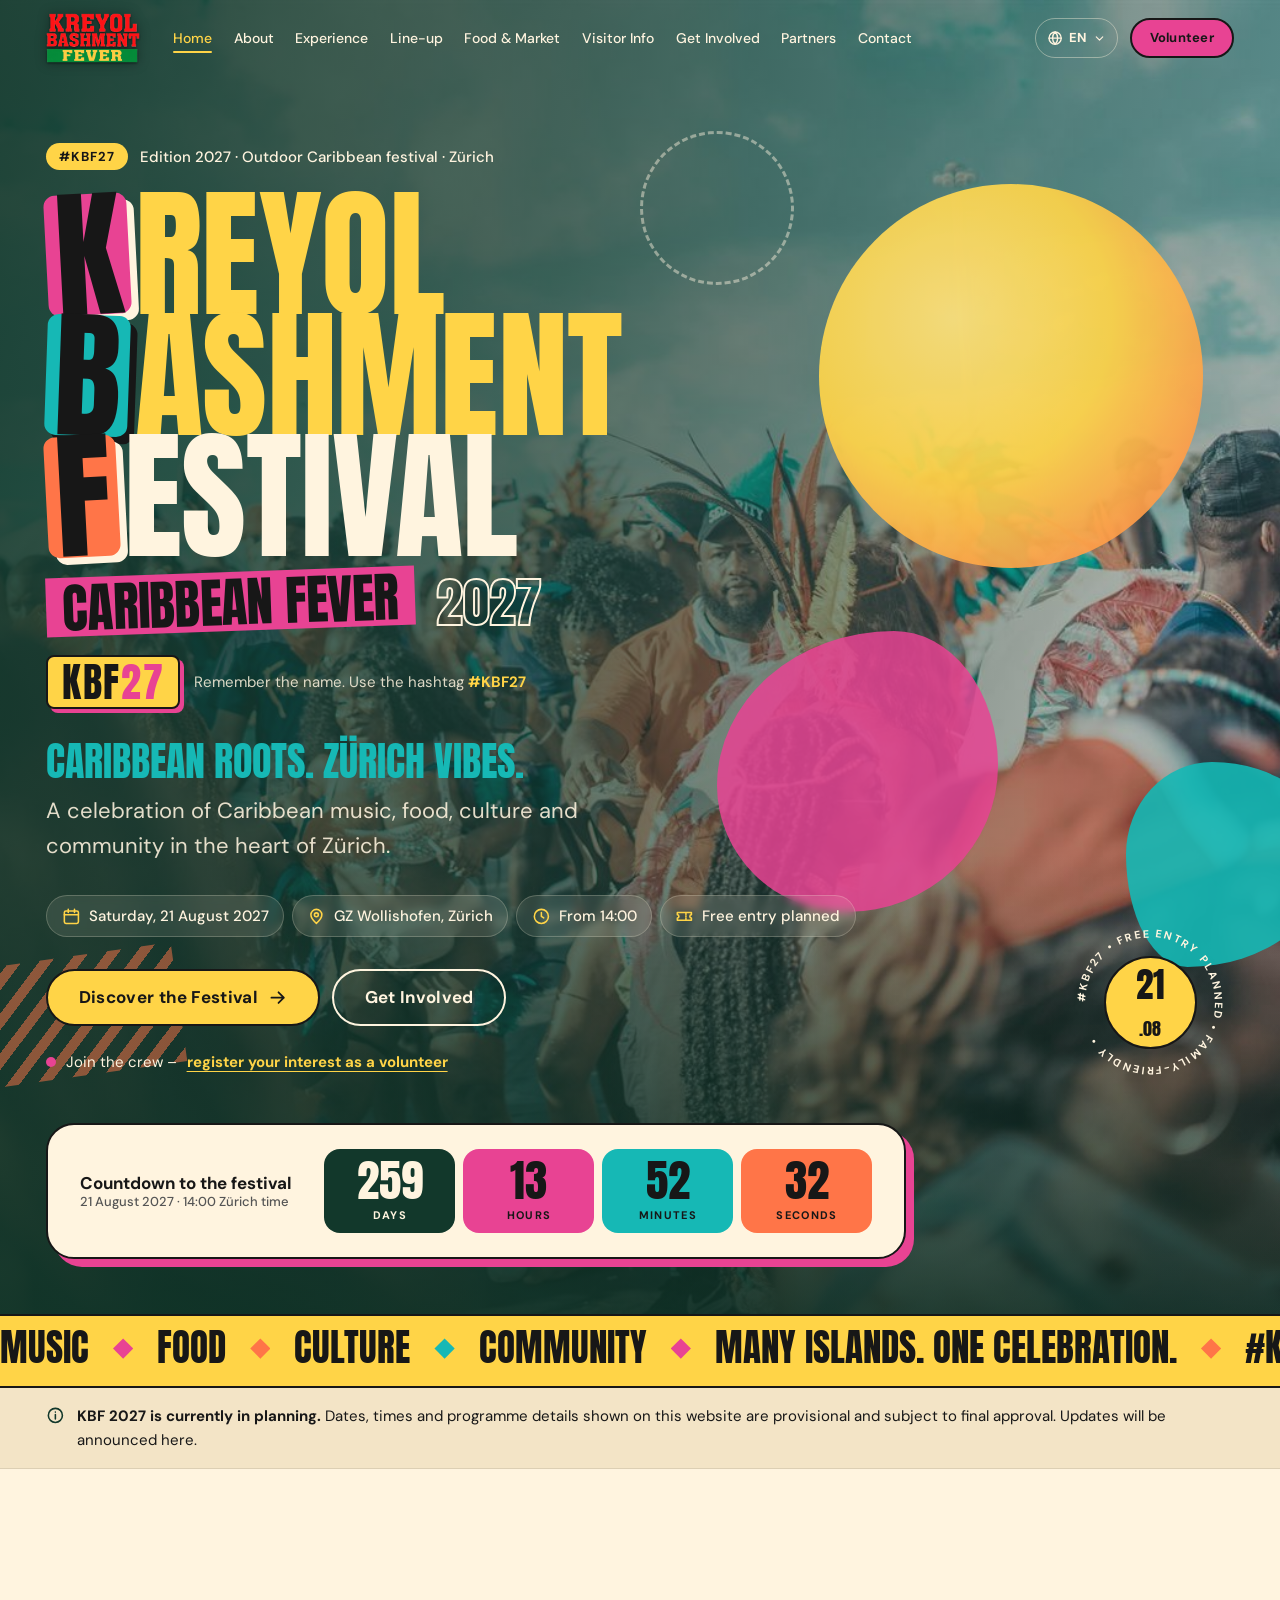
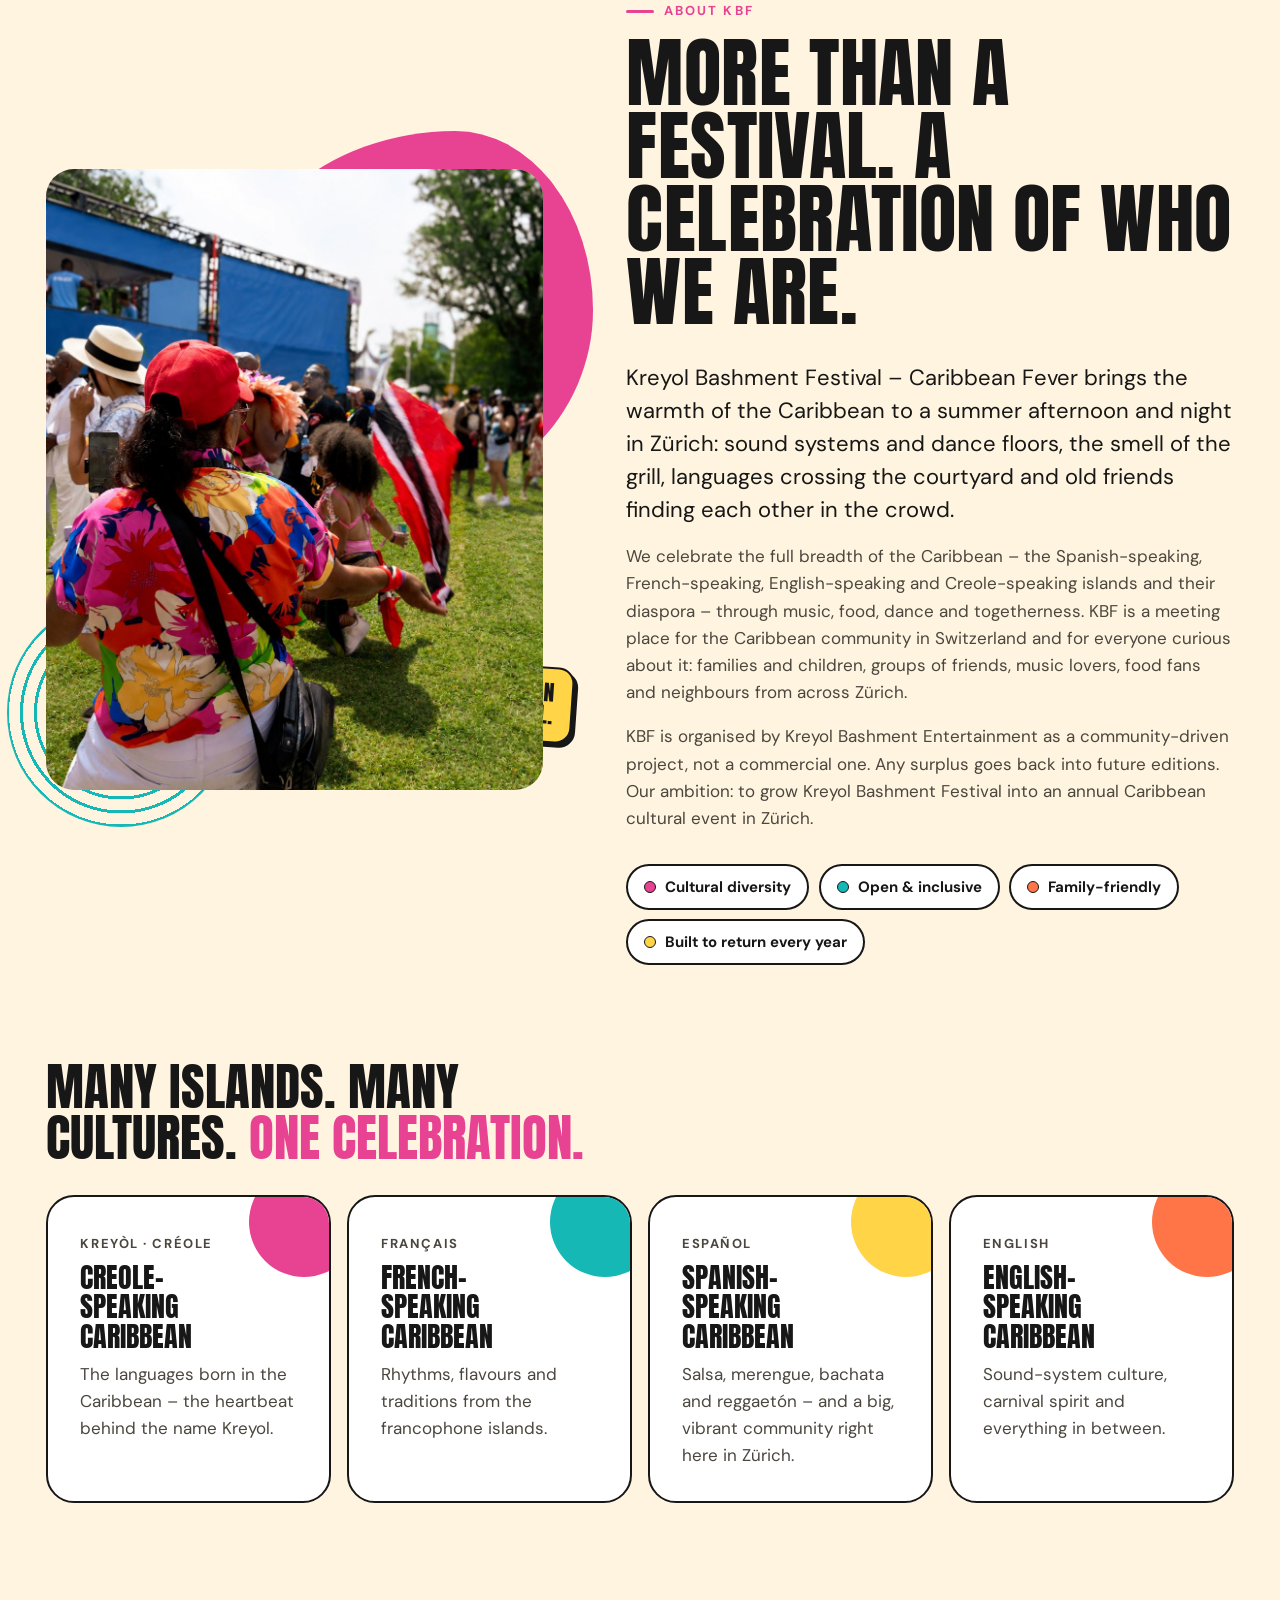
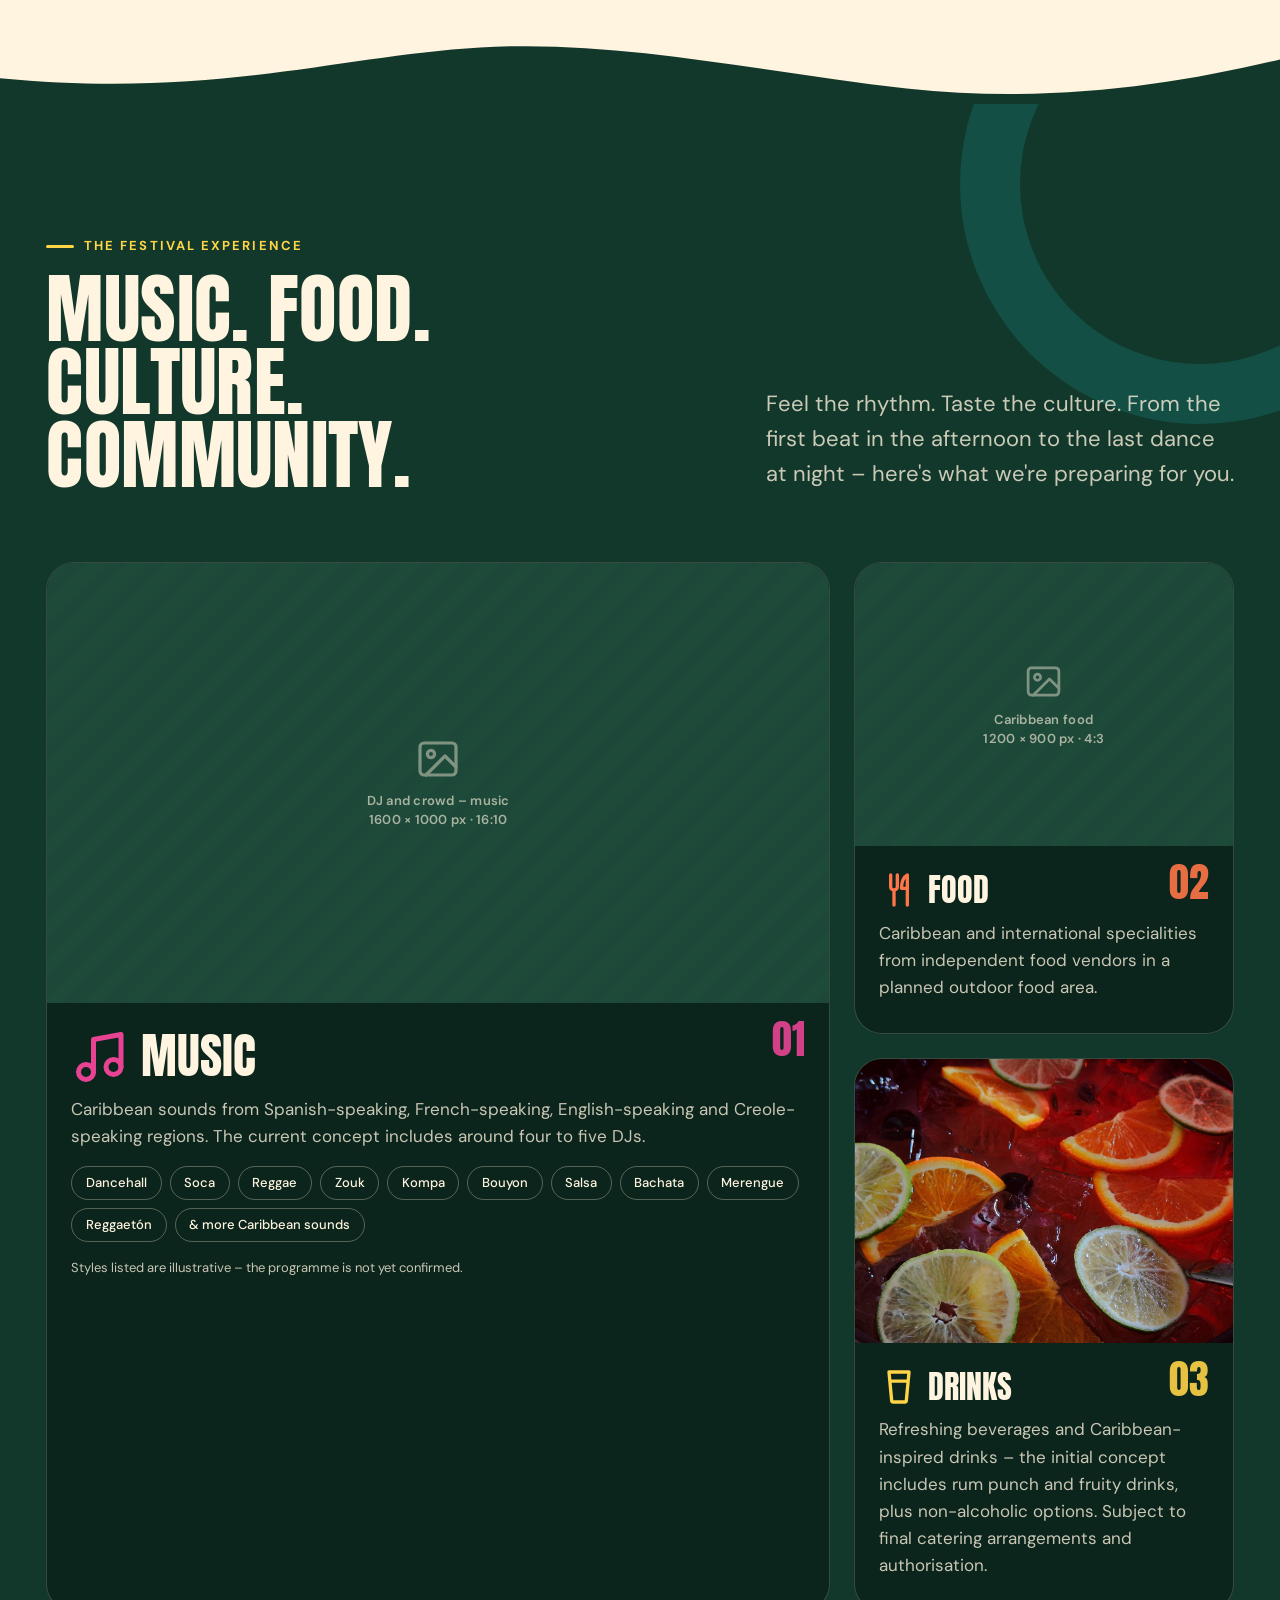
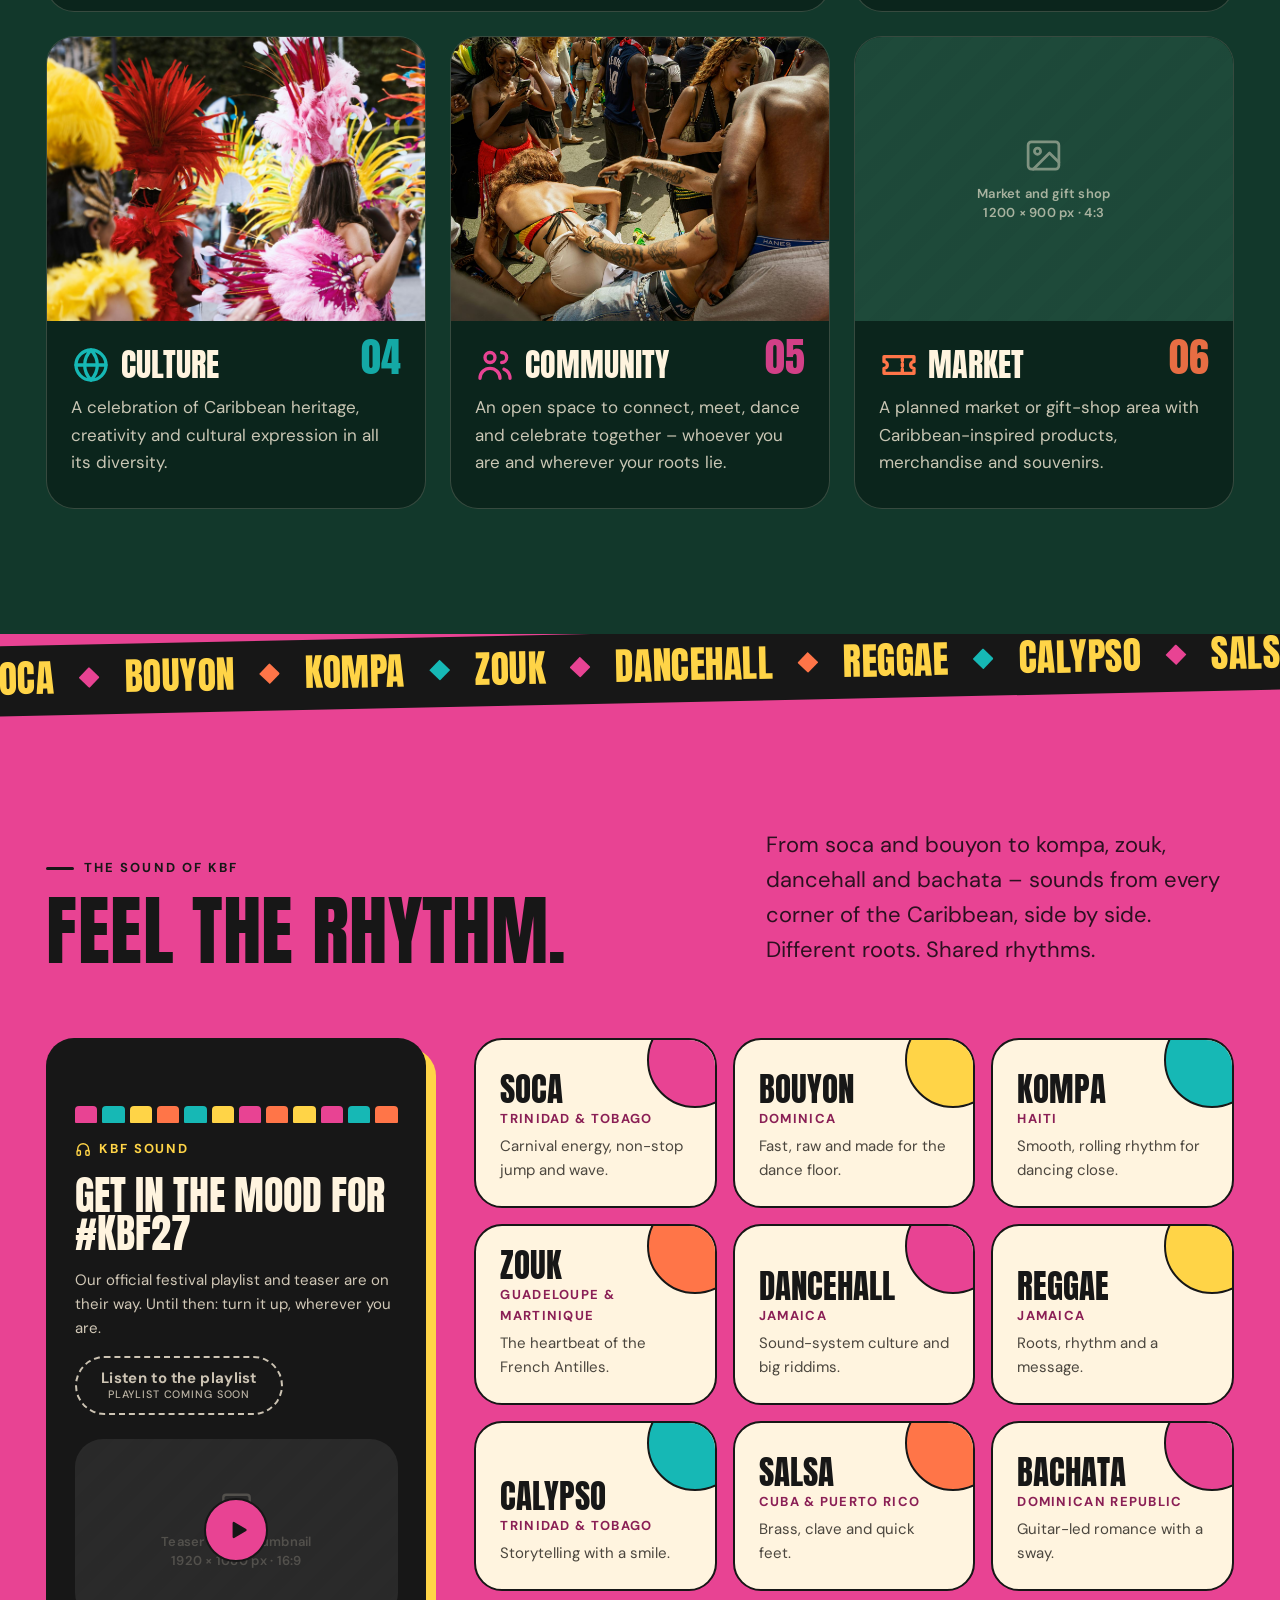
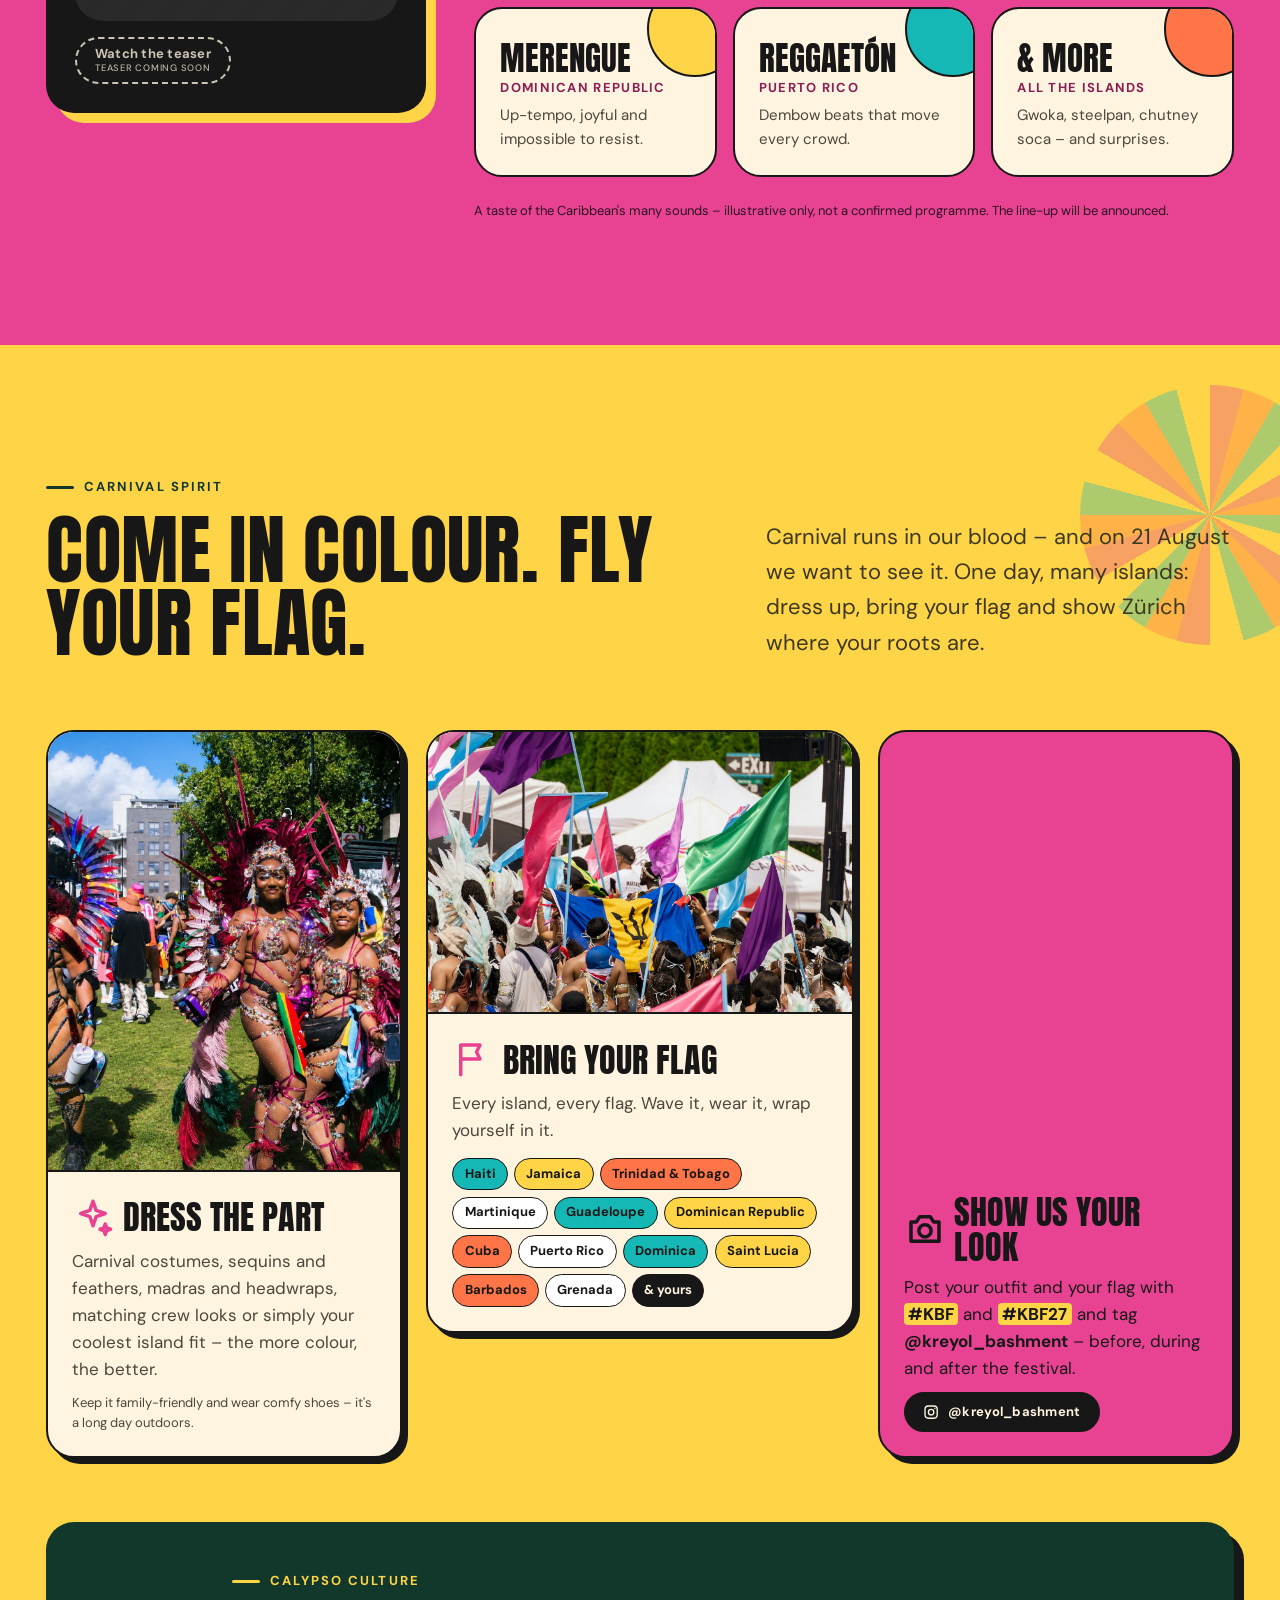
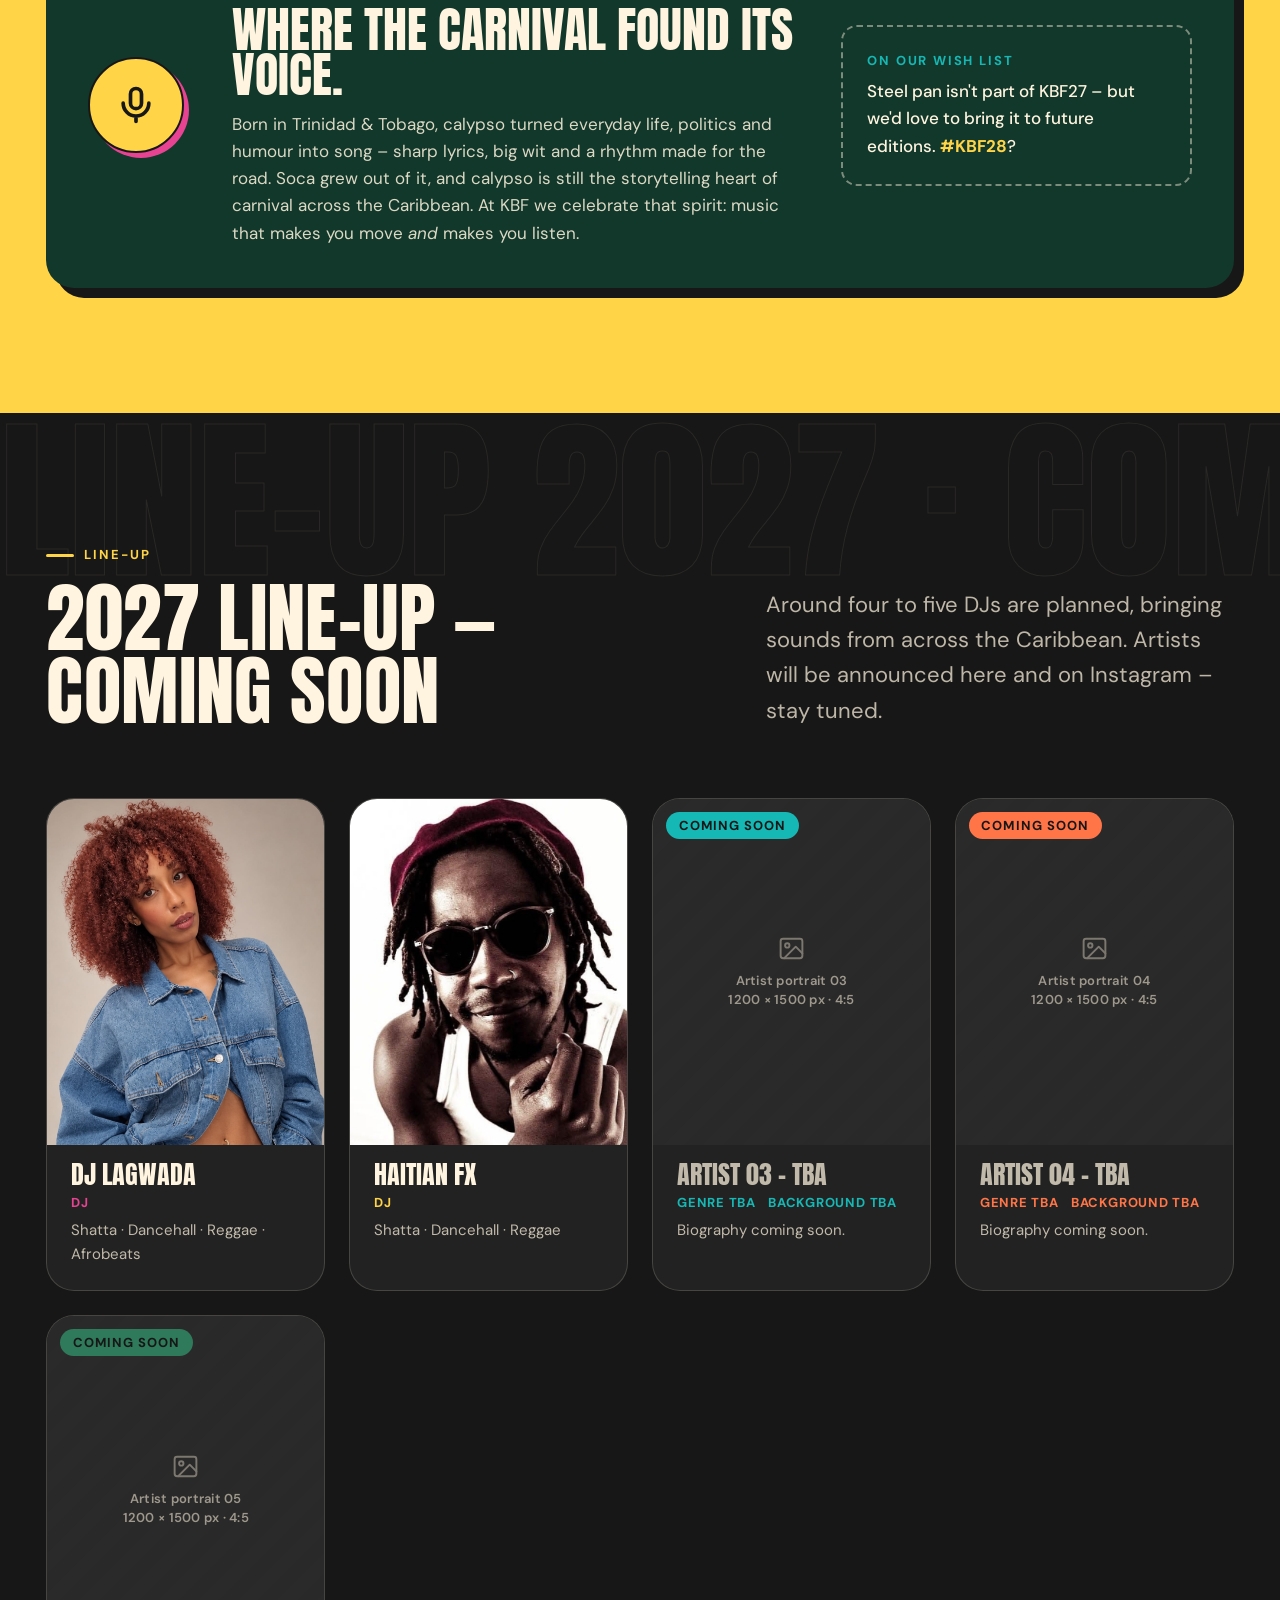
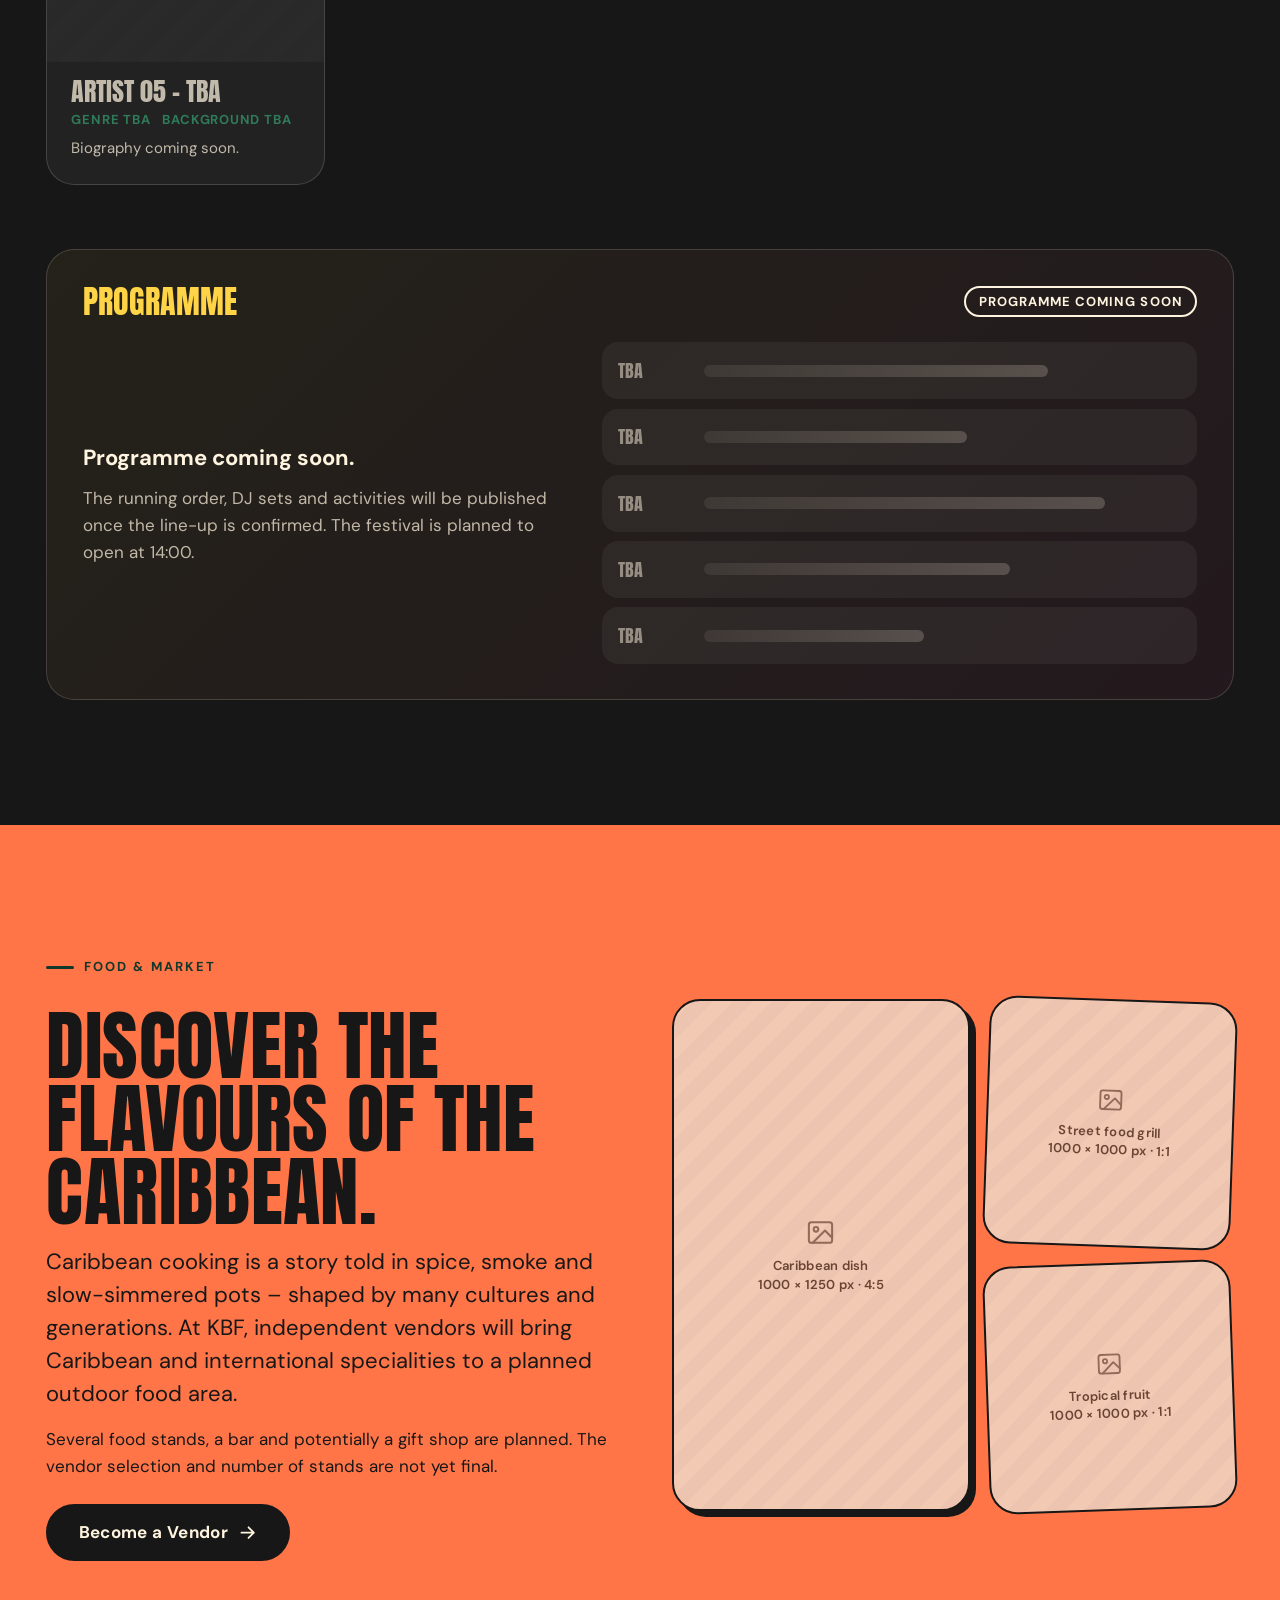
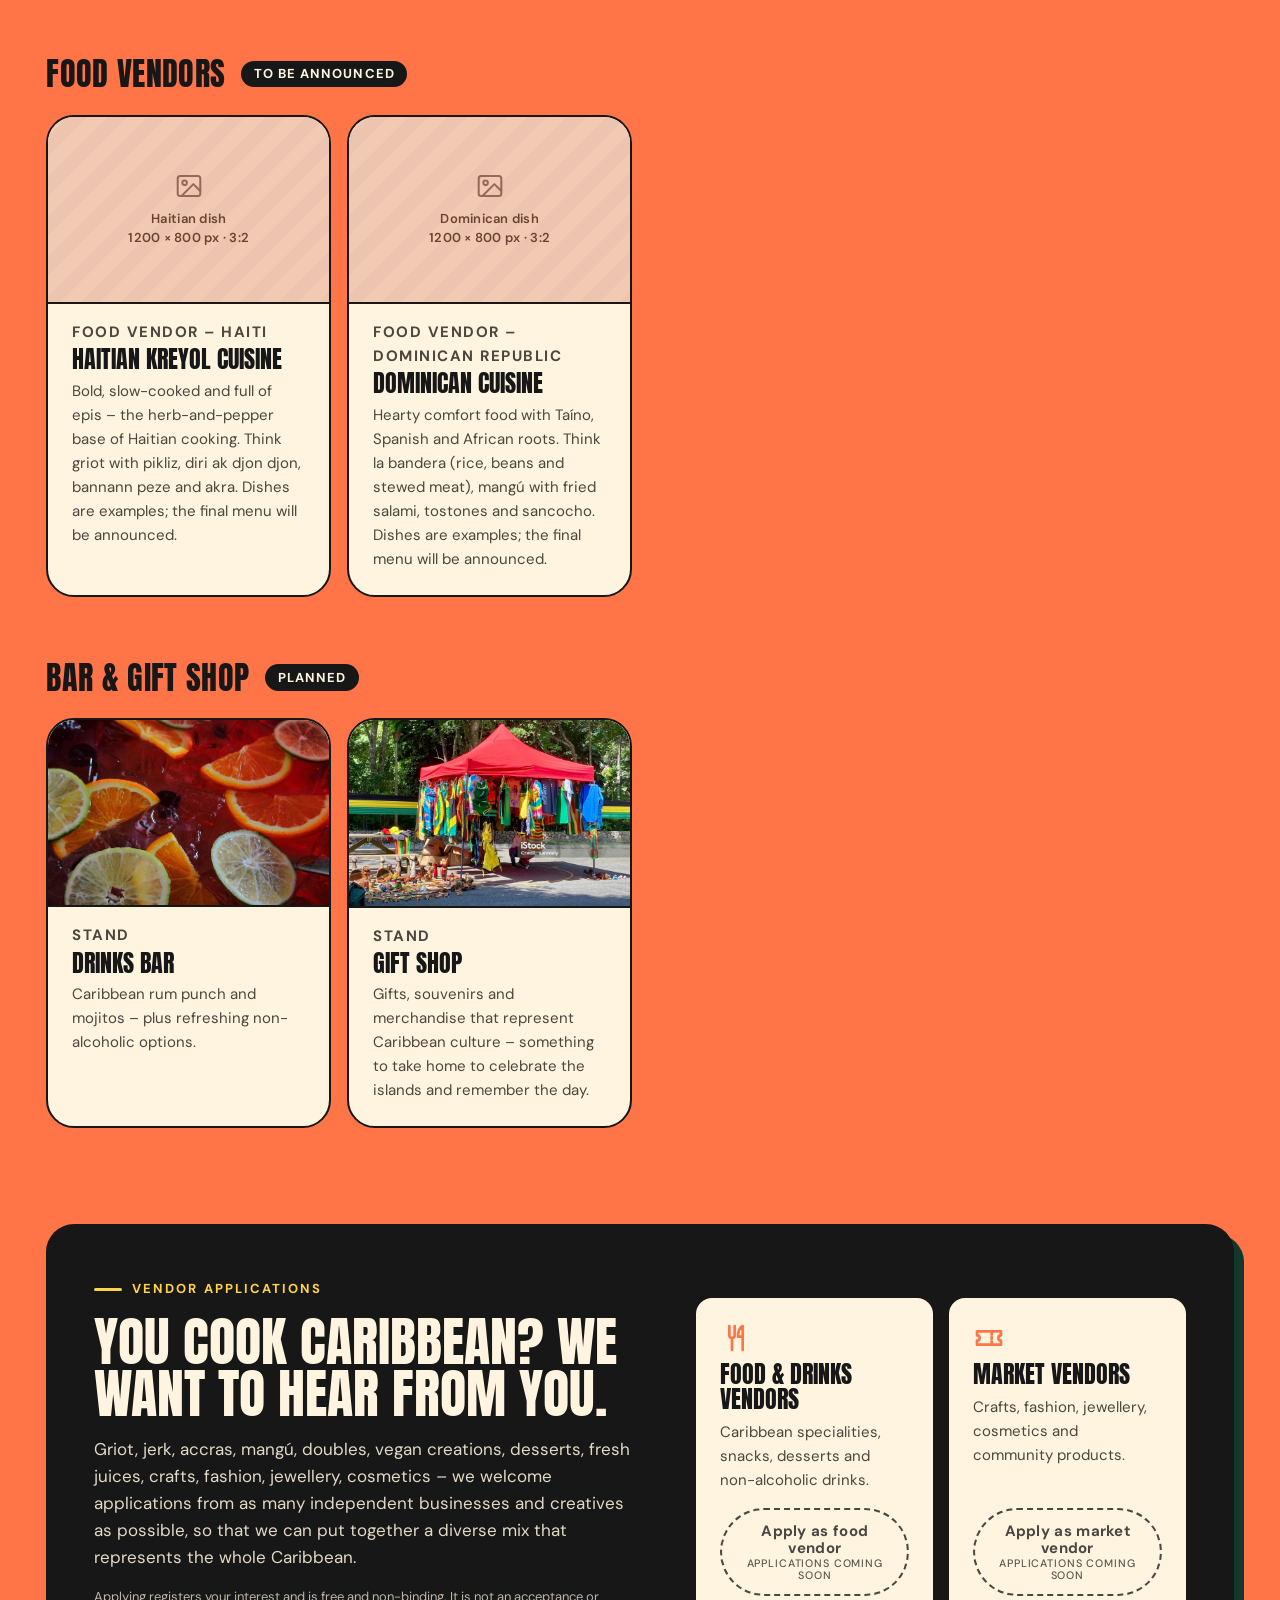
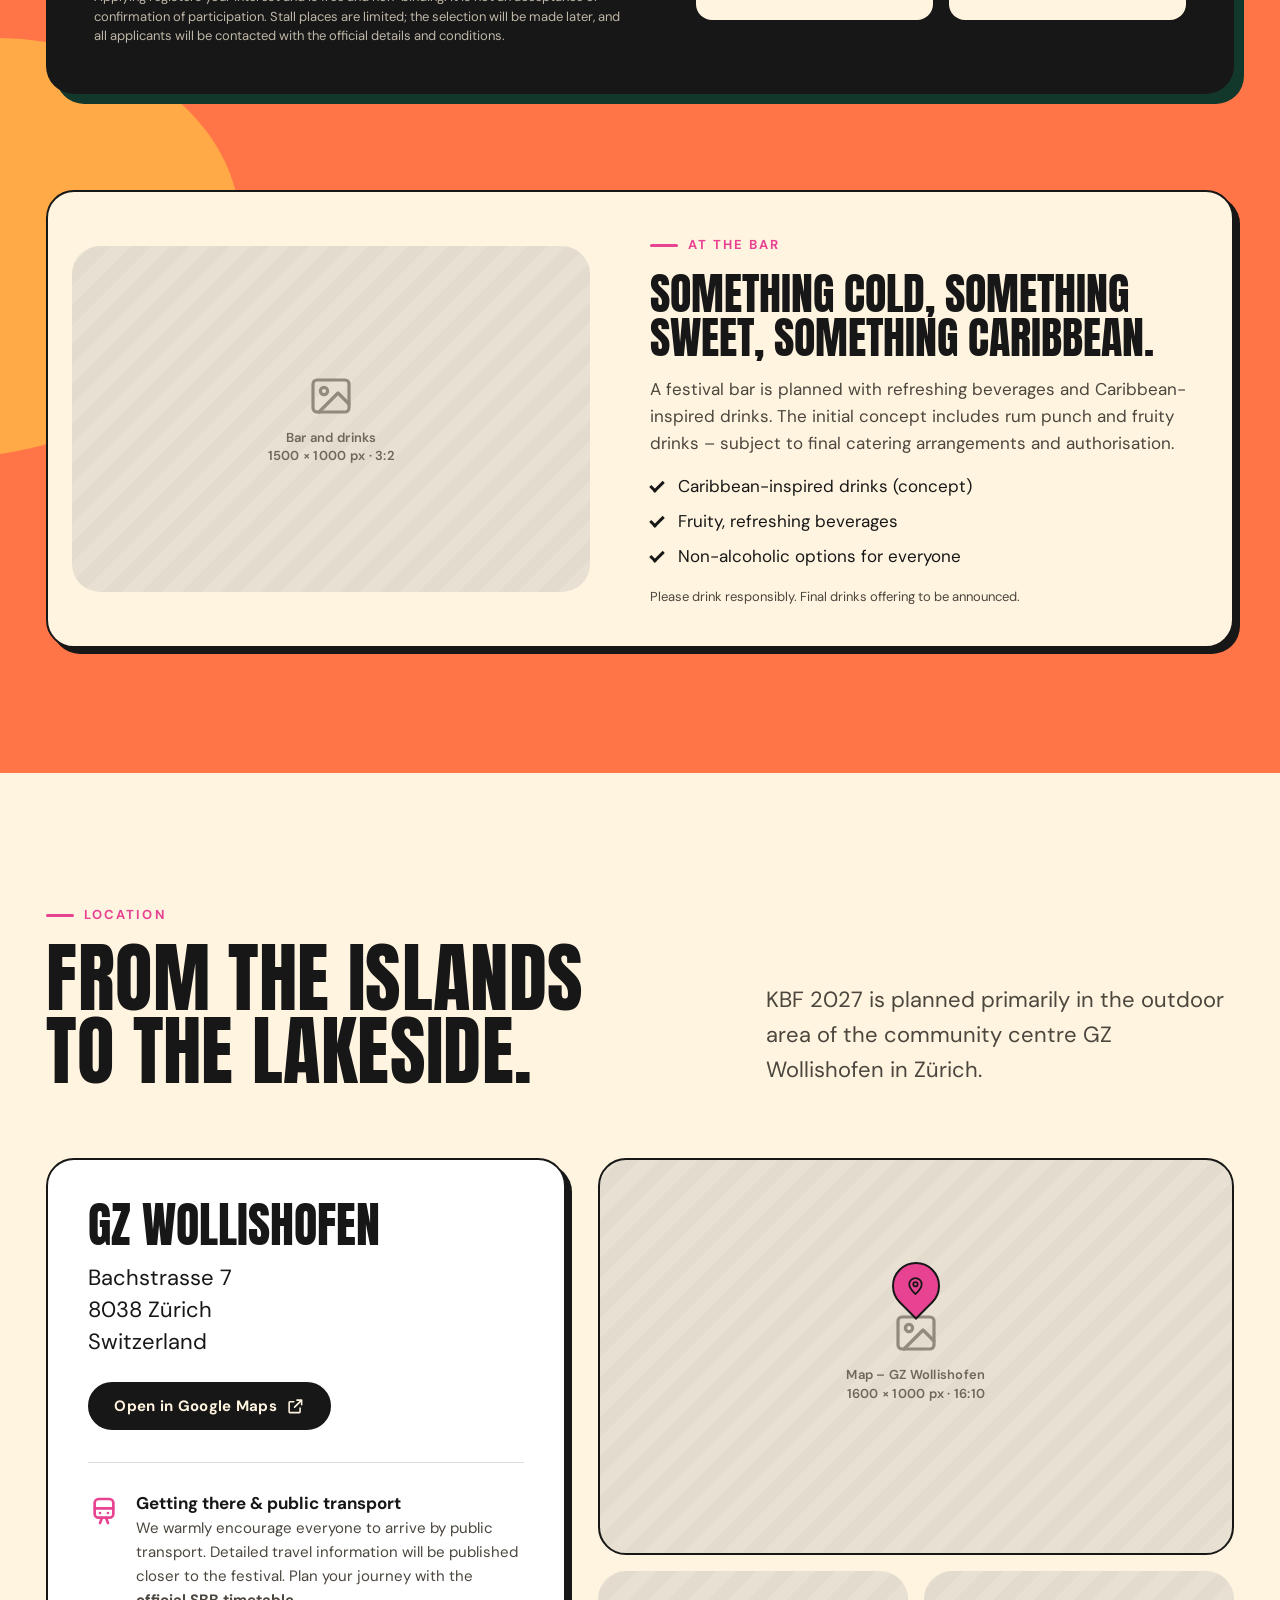
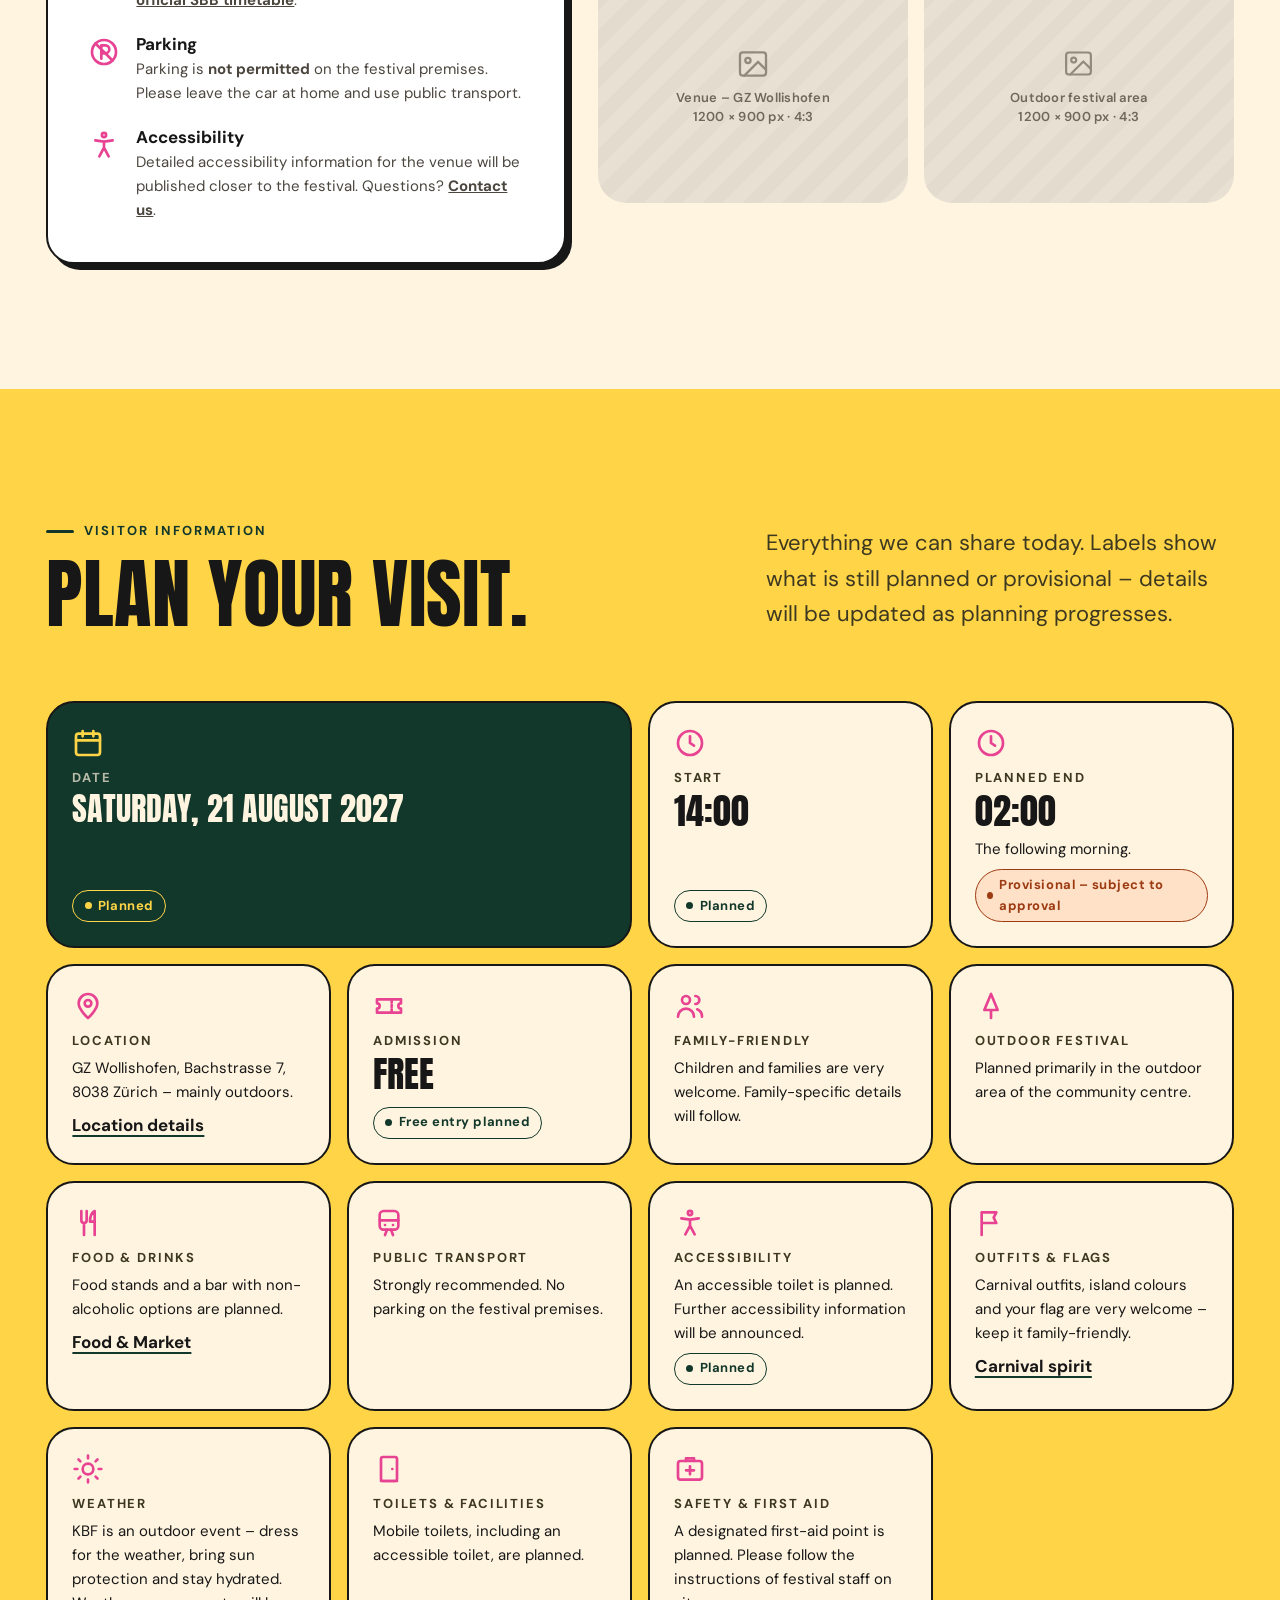
<file: index.html>
<!DOCTYPE html>
<html lang="en">
<head>
  <meta charset="utf-8">
  <meta name="viewport" content="width=device-width, initial-scale=1">
  <script>document.documentElement.classList.add("js");</script>

  <!-- ===================== SEO ===================== -->
  <title>Kreyol Bashment Festival – Caribbean Fever 2027 (#KBF27) | Caribbean Festival in Zürich</title>
  <meta name="description" content="Kreyol Bashment Festival – Caribbean Fever (KBF) is a family-friendly outdoor Caribbean festival in Zürich. Planned for Saturday, 21 August 2027 at GZ Wollishofen – music, food, culture and community. Free entry planned.">
  <meta name="keywords" content="Caribbean festival Zürich, Kreyol Bashment Festival, KBF27, KBF 2027, Caribbean Fever, dancehall, soca, zouk, kompa, Caribbean food Zürich, GZ Wollishofen">
  <meta name="author" content="Kreyol Bashment Entertainment">
  <meta name="theme-color" content="#12382B">
  <!-- PRE-LAUNCH: keeps search engines out during development. Remove at public launch (see README). -->
  <meta name="robots" content="noindex, nofollow">
  <!-- Set the final production URL once the domain is known -->
  <!-- <link rel="canonical" href="https://www.example.ch/"> -->

  <!-- ===================== Open Graph / social ===================== -->
  <meta property="og:type" content="website">
  <meta property="og:site_name" content="Kreyol Bashment Festival – Caribbean Fever">
  <meta property="og:title" content="Kreyol Bashment Festival – Caribbean Fever 2027">
  <meta property="og:description" content="Caribbean roots. Zürich vibes. A celebration of Caribbean music, food, culture and community – planned for 21 August 2027 at GZ Wollishofen, Zürich.">
  <meta property="og:locale" content="en_GB">
  <!-- Add once a real share image (1200 × 630 px) exists: -->
  <!-- <meta property="og:image" content="https://www.example.ch/assets/img/og/kbf-og-1200x630.jpg"> -->
  <!-- <meta property="og:url" content="https://www.example.ch/"> -->
  <meta name="twitter:card" content="summary_large_image">
  <meta name="twitter:title" content="Kreyol Bashment Festival – Caribbean Fever 2027">
  <meta name="twitter:description" content="Caribbean music, food, culture and community in Zürich – 21 August 2027.">

  <!-- Favicon: replace with the official KBF icon once available -->
  <!-- <link rel="icon" href="assets/img/brand/favicon.svg" type="image/svg+xml"> -->

  <!-- Fonts: consider self-hosting before publication (privacy / performance). -->
  <link rel="preconnect" href="https://fonts.googleapis.com">
  <link rel="preconnect" href="https://fonts.gstatic.com" crossorigin>
  <link href="https://fonts.googleapis.com/css2?family=Anton&family=DM+Sans:ital,opsz,wght@0,9..40,400;0,9..40,500;0,9..40,700;1,9..40,400&display=swap" rel="stylesheet">

  <link rel="stylesheet" href="assets/css/main.css">

  <!-- Structured data: status "EventScheduled" is the schema default; details remain provisional -->
  <script type="application/ld+json">
  {
    "@context": "https://schema.org",
    "@type": "Festival",
    "name": "Kreyol Bashment Festival – Caribbean Fever 2027",
    "alternateName": ["KBF27", "KBF 2027"],
    "organizer": { "@type": "Organization", "name": "Kreyol Bashment Entertainment" },
    "startDate": "2027-08-21T14:00:00+02:00",
    "eventAttendanceMode": "https://schema.org/OfflineEventAttendanceMode",
    "isAccessibleForFree": true,
    "description": "Family-friendly outdoor Caribbean cultural and community festival in Zürich. Details are provisional and subject to final approval.",
    "location": {
      "@type": "Place",
      "name": "GZ Wollishofen",
      "address": {
        "@type": "PostalAddress",
        "streetAddress": "Bachstrasse 7",
        "postalCode": "8038",
        "addressLocality": "Zürich",
        "addressCountry": "CH"
      }
    }
  }
  </script>

  <script src="assets/js/config.js" defer></script>
  <script src="assets/js/i18n.js" defer></script>
  <script src="assets/js/main.js" defer></script>
</head>

<body>
  <!-- ============ Icon sprite (UI icons only) ============ -->
  <svg class="sprite" aria-hidden="true" focusable="false" xmlns="http://www.w3.org/2000/svg">
    <symbol id="i-arrow" viewBox="0 0 24 24"><path d="M5 12h14M13 6l6 6-6 6"/></symbol>
    <symbol id="i-calendar" viewBox="0 0 24 24"><rect x="3" y="5" width="18" height="16" rx="2"/><path d="M3 10h18M8 3v4M16 3v4"/></symbol>
    <symbol id="i-clock" viewBox="0 0 24 24"><circle cx="12" cy="12" r="9"/><path d="M12 7v5l3 2"/></symbol>
    <symbol id="i-pin" viewBox="0 0 24 24"><path d="M12 21s-7-6.2-7-11a7 7 0 0 1 14 0c0 4.8-7 11-7 11z"/><circle cx="12" cy="10" r="2.5"/></symbol>
    <symbol id="i-ticket" viewBox="0 0 24 24"><path d="M3 7h18v3a2 2 0 0 0 0 4v3H3v-3a2 2 0 0 0 0-4z"/><path d="M14 8v1.5M14 11.25v1.5M14 14.5V16"/></symbol>
    <symbol id="i-menu" viewBox="0 0 24 24"><path d="M4 7h16M4 12h16M4 17h16"/></symbol>
    <symbol id="i-close" viewBox="0 0 24 24"><path d="M6 6l12 12M18 6L6 18"/></symbol>
    <symbol id="i-globe" viewBox="0 0 24 24"><circle cx="12" cy="12" r="9"/><path d="M3 12h18M12 3c2.5 2.6 3.8 5.6 3.8 9s-1.3 6.4-3.8 9M12 3C9.5 5.6 8.2 8.6 8.2 12s1.3 6.4 3.8 9"/></symbol>
    <symbol id="i-chevron" viewBox="0 0 24 24"><path d="M6 9l6 6 6-6"/></symbol>
    <symbol id="i-plus" viewBox="0 0 24 24"><path d="M12 5v14M5 12h14"/></symbol>
    <symbol id="i-mail" viewBox="0 0 24 24"><rect x="3" y="5" width="18" height="14" rx="2"/><path d="M3 7l9 6 9-6"/></symbol>
    <symbol id="i-phone" viewBox="0 0 24 24"><path d="M5 4h4l2 5-2.5 1.5a11 11 0 0 0 5 5L15 13l5 2v4a2 2 0 0 1-2 2A16 16 0 0 1 3 6a2 2 0 0 1 2-2z"/></symbol>
    <symbol id="i-external" viewBox="0 0 24 24"><path d="M14 4h6v6M20 4l-9 9M18 14v5a1 1 0 0 1-1 1H5a1 1 0 0 1-1-1V7a1 1 0 0 1 1-1h5"/></symbol>
    <symbol id="i-train" viewBox="0 0 24 24"><rect x="5" y="3" width="14" height="14" rx="3"/><path d="M5 10h14M9 21l1.5-4M15 21l-1.5-4M9 13.5h.01M15 13.5h.01"/></symbol>
    <symbol id="i-noparking" viewBox="0 0 24 24"><circle cx="12" cy="12" r="9"/><path d="M10 17V7h3a3 3 0 0 1 0 6h-3M5.6 5.6l12.8 12.8"/></symbol>
    <symbol id="i-access" viewBox="0 0 24 24"><circle cx="12" cy="4.5" r="1.6"/><path d="M5.5 8.5 12 9.5l6.5-1M12 9.5v4.5l-3.5 6.5M12 14l3.5 6.5"/></symbol>
    <symbol id="i-sun" viewBox="0 0 24 24"><circle cx="12" cy="12" r="4"/><path d="M12 2v2M12 20v2M4.9 4.9l1.4 1.4M17.7 17.7l1.4 1.4M2 12h2M20 12h2M4.9 19.1l1.4-1.4M17.7 6.3l1.4-1.4"/></symbol>
    <symbol id="i-facility" viewBox="0 0 24 24"><rect x="6" y="3" width="12" height="18" rx="1.5"/><path d="M14.5 12h.01M6 21h12"/></symbol>
    <symbol id="i-aid" viewBox="0 0 24 24"><rect x="3" y="6" width="18" height="14" rx="2"/><path d="M9 6V4h6v2M12 10v6M9 13h6"/></symbol>
    <symbol id="i-food" viewBox="0 0 24 24"><path d="M7 3v7a2 2 0 0 0 2 2v9M11 3v7a2 2 0 0 1-2 2M17 21V3c-2.2 1.2-3.5 4-3.5 8h3.5"/></symbol>
    <symbol id="i-drink" viewBox="0 0 24 24"><path d="M6 3h12l-1.6 17.1a1 1 0 0 1-1 .9H8.6a1 1 0 0 1-1-.9zM6.5 8.5h11"/></symbol>
    <symbol id="i-family" viewBox="0 0 24 24"><circle cx="9" cy="7.5" r="3"/><path d="M3 20a6 6 0 0 1 12 0M16 4.5a3 3 0 0 1 0 6M21 20a6 6 0 0 0-3.6-5.5"/></symbol>
    <symbol id="i-music" viewBox="0 0 24 24"><path d="M9 18V5l11-2v13"/><circle cx="6" cy="18" r="3"/><circle cx="17" cy="16" r="3"/></symbol>
    <symbol id="i-leaf" viewBox="0 0 24 24"><path d="M5 20c0-9.5 5.5-15 15-15 0 9.5-5.5 15-14 15M5 20l7.5-7.5"/></symbol>
    <symbol id="i-info" viewBox="0 0 24 24"><circle cx="12" cy="12" r="9"/><path d="M12 11v5.5M12 7.8h.01"/></symbol>
    <symbol id="i-tree" viewBox="0 0 24 24"><path d="M12 21v-6M7 15h10l-5-12z"/></symbol>
    <symbol id="i-instagram" viewBox="0 0 24 24"><rect x="3" y="3" width="18" height="18" rx="5"/><circle cx="12" cy="12" r="4"/><path d="M17.5 6.5h.01"/></symbol>
    <symbol id="i-play" viewBox="0 0 24 24"><path d="M8 5.5v13l11-6.5z"/></symbol>
    <symbol id="i-flag" viewBox="0 0 24 24"><path d="M5 21V4M5 4h11l-2 4 2 4H5"/></symbol>
    <symbol id="i-sparkle" viewBox="0 0 24 24"><path d="M12 3l1.8 5.2L19 10l-5.2 1.8L12 17l-1.8-5.2L5 10l5.2-1.8zM19 16l.8 2.2L22 19l-2.2.8L19 22l-.8-2.2L16 19l2.2-.8z"/></symbol>
    <symbol id="i-camera" viewBox="0 0 24 24"><path d="M4 8h3l2-3h6l2 3h3v11H4z"/><circle cx="12" cy="13" r="3.5"/></symbol>
    <symbol id="i-mic" viewBox="0 0 24 24"><rect x="9" y="3" width="6" height="11" rx="3"/><path d="M5 11a7 7 0 0 0 14 0M12 18v3"/></symbol>
    <symbol id="i-headphones" viewBox="0 0 24 24"><path d="M4 15v-3a8 8 0 0 1 16 0v3"/><rect x="3" y="14" width="5" height="7" rx="1.5"/><rect x="16" y="14" width="5" height="7" rx="1.5"/></symbol>
  </svg>

  <a class="skip-link" href="#main">Skip to main content</a>

  <!-- =====================================================================
       1. HEADER
       ===================================================================== -->
  <header class="site-header" id="site-header">
    <div class="container site-header__inner">
      <a class="site-header__logo" href="#home" aria-label="Kreyol Bashment Festival – Caribbean Fever, back to top">
        <!-- LOGO: assets/img/brand/kbf-logo-web.png (trimmed, transparent). Swap for an SVG when available. -->
        <img class="site-logo" src="assets/img/brand/kbf-logo-web.png" alt="" width="600" height="322" decoding="async">
      </a>

      <nav class="site-nav" id="site-nav" aria-label="Main navigation">
        <ul class="site-nav__list">
          <li><a class="site-nav__link" href="#home" data-i18n="nav.home">Home</a></li>
          <li><a class="site-nav__link" href="#about" data-i18n="nav.about">About</a></li>
          <li><a class="site-nav__link" href="#experience" data-i18n="nav.experience">Experience</a></li>
          <li><a class="site-nav__link" href="#lineup" data-i18n="nav.lineup">Line-up</a></li>
          <li><a class="site-nav__link" href="#food" data-i18n="nav.food">Food &amp; Market</a></li>
          <li><a class="site-nav__link" href="#visitor-info" data-i18n="nav.visitor">Visitor Info</a></li>
          <li><a class="site-nav__link" href="#get-involved" data-i18n="nav.involved">Get Involved</a></li>
          <li><a class="site-nav__link" href="#partners" data-i18n="nav.partners">Partners</a></li>
          <li><a class="site-nav__link" href="#contact" data-i18n="nav.contact">Contact</a></li>
        </ul>
        <div class="site-nav__mobile-ctas">
          <a class="btn btn--pink btn--sm" href="#volunteer" data-i18n="nav.volunteer">Volunteer</a>
          <a class="btn btn--primary btn--sm" href="#visitor-info" data-i18n="nav.cta">Festival info</a>
        </div>
      </nav>

      <div class="site-header__actions">
        <div class="lang" id="lang">
          <button class="lang__toggle" type="button" aria-haspopup="true" aria-expanded="false" aria-controls="lang-menu">
            <svg class="icon" aria-hidden="true"><use href="#i-globe"/></svg>
            <span class="lang__current">EN</span>
            <span class="visually-hidden" data-i18n="lang.label">Language</span>
            <svg class="icon icon--sm" aria-hidden="true"><use href="#i-chevron"/></svg>
          </button>
          <ul class="lang__menu" id="lang-menu" role="menu" hidden></ul>
        </div>
        <a class="btn btn--pink btn--sm site-header__cta site-header__cta--volunteer" href="#volunteer" data-i18n="nav.volunteer">Volunteer</a>
        <a class="btn btn--primary btn--sm site-header__cta" href="#visitor-info" data-i18n="nav.cta">Festival info</a>
        <button class="nav-toggle" type="button" aria-expanded="false" aria-controls="site-nav" aria-label="Open menu">
          <svg class="icon nav-toggle__open" aria-hidden="true"><use href="#i-menu"/></svg>
          <svg class="icon nav-toggle__close" aria-hidden="true"><use href="#i-close"/></svg>
        </button>
      </div>
    </div>
  </header>

  <main id="main">

    <!-- =====================================================================
         2. HERO
         ===================================================================== -->
    <section class="hero" id="home" aria-labelledby="hero-title">
      <!-- HERO BACKGROUND: place <img> inside .media (object-fit: cover is applied automatically) -->
      <div class="hero__bg media"><img src="assets/img/gallery/fete1-web.jpg" alt="" fetchpriority="high" decoding="async" width="1600" height="1067" style="object-position: 60% 40%"></div>
      <div class="hero__overlay" aria-hidden="true"></div>

      <div class="hero__shapes" aria-hidden="true">
        <span class="shape shape--sun"></span>
        <span class="shape shape--blob-pink"></span>
        <span class="shape shape--blob-teal"></span>
        <span class="shape shape--ring"></span>
        <span class="shape shape--stripes"></span>
      </div>

      <div class="container hero__inner">
        <div class="hero__content">
          <p class="hero__eyebrow reveal">
            <span class="tag tag--yellow">#KBF27</span>
            <span>Edition 2027 · Outdoor Caribbean festival · Zürich</span>
          </p>

          <!-- The coloured initials spell K-B-F so the abbreviation sticks -->
          <h1 class="hero__title" id="hero-title" aria-label="Kreyol Bashment Festival – Caribbean Fever 2027">
            <span class="hero__line hero__line--1" aria-hidden="true"><span class="hero__initial hero__initial--k">K</span>reyol</span>
            <span class="hero__line hero__line--2" aria-hidden="true"><span class="hero__initial hero__initial--b">B</span>ashment</span>
            <span class="hero__line hero__line--festival" aria-hidden="true"><span class="hero__initial hero__initial--f">F</span>estival</span>
            <span class="hero__line hero__line--3" aria-hidden="true">
              <span class="hero__fever">Caribbean Fever</span>
              <span class="hero__year">2027</span>
            </span>
          </h1>
          <p class="hero__kbf reveal" aria-label="K B F 27 – hashtag KBF27">
            <span class="hero__kbf-letters">KBF<span>27</span></span>
            <span class="hero__kbf-text">Remember the name. Use the hashtag <strong>#KBF27</strong></span>
          </p>

          <div class="hero__copy reveal">
            <p class="hero__headline" data-i18n="hero.headline">Caribbean roots. Zürich vibes.</p>
            <p class="hero__lead" data-i18n="hero.lead">A celebration of Caribbean music, food, culture and community in the heart of Zürich.</p>
          </div>

          <ul class="hero__facts reveal" aria-label="Festival key facts">
            <li><svg class="icon" aria-hidden="true"><use href="#i-calendar"/></svg><span data-bind="festival.dateLong">Saturday, 21 August 2027</span></li>
            <li><svg class="icon" aria-hidden="true"><use href="#i-pin"/></svg><span>GZ Wollishofen, Zürich</span></li>
            <li><svg class="icon" aria-hidden="true"><use href="#i-clock"/></svg><span>From 14:00</span></li>
            <li><svg class="icon" aria-hidden="true"><use href="#i-ticket"/></svg><span>Free entry planned</span></li>
          </ul>

          <div class="hero__ctas reveal">
            <a class="btn btn--primary btn--lg" href="#about"><span data-i18n="hero.cta1">Discover the Festival</span><svg class="icon" aria-hidden="true"><use href="#i-arrow"/></svg></a>
            <a class="btn btn--ghost btn--lg" href="#get-involved" data-i18n="hero.cta2">Get Involved</a>
          </div>
          <p class="hero__volunteer reveal">
            <span class="hero__volunteer-dot" aria-hidden="true"></span>
            Join the crew – <a href="#volunteer">register your interest as a volunteer</a>
          </p>
        </div>

        <div class="hero__badge" aria-hidden="true">
          <svg viewBox="0 0 200 200" class="hero__badge-ring">
            <defs><path id="badge-circle" d="M100,100 m-78,0 a78,78 0 1,1 156,0 a78,78 0 1,1 -156,0"/></defs>
            <text><textPath href="#badge-circle">#KBF27 • FREE ENTRY PLANNED • FAMILY-FRIENDLY •</textPath></text>
          </svg>
          <span class="hero__badge-core">21<small>.08</small></span>
        </div>
      </div>

      <!-- Countdown -->
      <div class="container">
        <div class="countdown reveal" id="countdown" aria-labelledby="countdown-label">
          <p class="countdown__label" id="countdown-label">
            <span data-i18n="countdown.label">Countdown to the festival</span>
            <small>21 August 2027 · 14:00 Zürich time</small>
          </p>
          <div class="countdown__units" role="timer" aria-live="off">
            <div class="countdown__unit"><span class="countdown__num" data-unit="days">–</span><span class="countdown__name">Days</span></div>
            <div class="countdown__unit"><span class="countdown__num" data-unit="hours">–</span><span class="countdown__name">Hours</span></div>
            <div class="countdown__unit"><span class="countdown__num" data-unit="minutes">–</span><span class="countdown__name">Minutes</span></div>
            <div class="countdown__unit"><span class="countdown__num" data-unit="seconds">–</span><span class="countdown__name">Seconds</span></div>
          </div>
          <p class="countdown__done" hidden>The fever is on – see you at GZ Wollishofen!</p>
        </div>
      </div>
    </section>

    <!-- Ticker -->
    <div class="ticker" aria-hidden="true">
      <div class="ticker__track">
        <span>Music</span><span class="ticker__dot"></span><span>Food</span><span class="ticker__dot"></span><span>Culture</span><span class="ticker__dot"></span><span>Community</span><span class="ticker__dot"></span><span>Many islands. One celebration.</span><span class="ticker__dot"></span><span>#KBF27</span><span class="ticker__dot"></span>
        <span>Music</span><span class="ticker__dot"></span><span>Food</span><span class="ticker__dot"></span><span>Culture</span><span class="ticker__dot"></span><span>Community</span><span class="ticker__dot"></span><span>Many islands. One celebration.</span><span class="ticker__dot"></span><span>#KBF27</span><span class="ticker__dot"></span>
      </div>
    </div>

    <!-- Planning notice -->
    <aside class="planning-note" aria-label="Planning status">
      <div class="container planning-note__inner">
        <svg class="icon" aria-hidden="true"><use href="#i-info"/></svg>
        <p><strong>KBF 2027 is currently in planning.</strong> Dates, times and programme details shown on this website are provisional and subject to final approval. Updates will be announced here.</p>
      </div>
    </aside>

    <!-- =====================================================================
         3. ABOUT
         ===================================================================== -->
    <section class="section theme-cream about" id="about" aria-labelledby="about-title">
      <div class="container about__grid">
        <div class="about__visual reveal">
          <span class="shape shape--about-blob" aria-hidden="true"></span>
          <div class="media media--rounded" style="--ratio: 4 / 5"><img src="assets/img/gallery/fete5-web.jpg" alt="Festival-goer in a colourful flower shirt dancing on the grass next to someone waving the flag of Trinidad and Tobago" loading="lazy" decoding="async" width="1024" height="1536" style="object-position: 50% 60%"></div>
          <div class="about__sticker" aria-hidden="true">More than<br>a festival.</div>
        </div>

        <div class="about__content">
          <p class="eyebrow reveal">About KBF</p>
          <h2 class="section-title reveal" id="about-title" data-i18n="about.title">More than a festival. A celebration of who we are.</h2>
          <div class="prose reveal">
            <p class="lead">Kreyol Bashment Festival – Caribbean Fever brings the warmth of the Caribbean to a summer afternoon and night in Zürich: sound systems and dance floors, the smell of the grill, languages crossing the courtyard and old friends finding each other in the crowd.</p>
            <p>We celebrate the full breadth of the Caribbean – the Spanish-speaking, French-speaking, English-speaking and Creole-speaking islands and their diaspora – through music, food, dance and togetherness. KBF is a meeting place for the Caribbean community in Switzerland and for everyone curious about it: families and children, groups of friends, music lovers, food fans and neighbours from across Zürich.</p>
            <p>KBF is organised by Kreyol Bashment Entertainment as a community-driven project, not a commercial one. Any surplus goes back into future editions. Our ambition: to grow Kreyol Bashment Festival into an annual Caribbean cultural event in Zürich.</p>
          </div>

          <ul class="values reveal" aria-label="Our values">
            <li class="value"><span class="value__dot" style="--dot: var(--c-pink)"></span>Cultural diversity</li>
            <li class="value"><span class="value__dot" style="--dot: var(--c-teal)"></span>Open &amp; inclusive</li>
            <li class="value"><span class="value__dot" style="--dot: var(--c-orange)"></span>Family-friendly</li>
            <li class="value"><span class="value__dot" style="--dot: var(--c-yellow)"></span>Built to return every year</li>
          </ul>
        </div>
      </div>

      <div class="container">
        <div class="regions reveal">
          <p class="regions__intro">Many islands. Many cultures. <strong>One celebration.</strong></p>
          <div class="regions__grid">
            <article class="region" style="--accent: var(--c-pink)">
              <span class="region__label">Kreyòl · Créole</span>
              <h3 class="region__title">Creole-speaking Caribbean</h3>
              <p>The languages born in the Caribbean – the heartbeat behind the name Kreyol.</p>
            </article>
            <article class="region" style="--accent: var(--c-teal)">
              <span class="region__label">Français</span>
              <h3 class="region__title">French-speaking Caribbean</h3>
              <p>Rhythms, flavours and traditions from the francophone islands.</p>
            </article>
            <article class="region" style="--accent: var(--c-yellow)">
              <span class="region__label">Español</span>
              <h3 class="region__title">Spanish-speaking Caribbean</h3>
              <p>Salsa, merengue, bachata and reggaetón – and a big, vibrant community right here in Zürich.</p>
            </article>
            <article class="region" style="--accent: var(--c-orange)">
              <span class="region__label">English</span>
              <h3 class="region__title">English-speaking Caribbean</h3>
              <p>Sound-system culture, carnival spirit and everything in between.</p>
            </article>
          </div>
        </div>
      </div>
    </section>

    <div class="wave wave--cream-to-green" aria-hidden="true"><svg viewBox="0 0 1440 90" preserveAspectRatio="none"><path d="M0 0h1440v38c-120 30-260 52-420 34S700 14 540 24 240 84 0 60z"/></svg></div>

    <!-- =====================================================================
         4. EXPERIENCE
         ===================================================================== -->
    <section class="section theme-green experience" id="experience" aria-labelledby="experience-title">
      <span class="shape shape--exp-circle" aria-hidden="true"></span>
      <div class="container">
        <header class="section-head section-head--split">
          <div>
            <p class="eyebrow reveal">The festival experience</p>
            <h2 class="section-title reveal" id="experience-title" data-i18n="experience.title">Music. Food. Culture. Community.</h2>
          </div>
          <p class="section-intro reveal">Feel the rhythm. Taste the culture. From the first beat in the afternoon to the last dance at night – here's what we're preparing for you.</p>
        </header>

        <div class="exp-grid">
          <article class="exp-card exp-card--music reveal" style="--accent: var(--c-pink)">
            <div class="media" style="--ratio: 16 / 10" data-ph="DJ and crowd – music" data-size="1600 × 1000 px · 16:10" role="img" aria-label="Image placeholder: DJ and crowd"></div>
            <div class="exp-card__body">
              <span class="exp-card__num">01</span>
              <h3 class="exp-card__title"><svg class="icon" aria-hidden="true"><use href="#i-music"/></svg>Music</h3>
              <p>Caribbean sounds from Spanish-speaking, French-speaking, English-speaking and Creole-speaking regions. The current concept includes around four to five DJs.</p>
              <ul class="chips" aria-label="Possible music styles">
                <li class="chip">Dancehall</li><li class="chip">Soca</li><li class="chip">Reggae</li><li class="chip">Zouk</li><li class="chip">Kompa</li><li class="chip">Bouyon</li><li class="chip">Salsa</li><li class="chip">Bachata</li><li class="chip">Merengue</li><li class="chip">Reggaetón</li><li class="chip">&amp; more Caribbean sounds</li>
              </ul>
              <p class="fineprint">Styles listed are illustrative – the programme is not yet confirmed.</p>
            </div>
          </article>

          <article class="exp-card reveal" style="--accent: var(--c-orange)">
            <div class="media" style="--ratio: 4 / 3" data-ph="Caribbean food" data-size="1200 × 900 px · 4:3" role="img" aria-label="Image placeholder: Caribbean food"></div>
            <div class="exp-card__body">
              <span class="exp-card__num">02</span>
              <h3 class="exp-card__title"><svg class="icon" aria-hidden="true"><use href="#i-food"/></svg>Food</h3>
              <p>Caribbean and international specialities from independent food vendors in a planned outdoor food area.</p>
            </div>
          </article>

          <article class="exp-card reveal" style="--accent: var(--c-yellow)">
            <div class="media" style="--ratio: 4 / 3"><img src="assets/img/vendors/rum-punch-web.jpg" alt="Bowl of Caribbean rum punch with orange and lime slices" loading="lazy" decoding="async" width="1198" height="1600" style="object-position: 50% 55%"></div>
            <div class="exp-card__body">
              <span class="exp-card__num">03</span>
              <h3 class="exp-card__title"><svg class="icon" aria-hidden="true"><use href="#i-drink"/></svg>Drinks</h3>
              <p>Refreshing beverages and Caribbean-inspired drinks – the initial concept includes rum punch and fruity drinks, plus non-alcoholic options. Subject to final catering arrangements and authorisation.</p>
            </div>
          </article>

          <article class="exp-card reveal" style="--accent: var(--c-teal)">
            <!-- Illustrative photo – not taken at KBF -->
            <div class="media" style="--ratio: 4 / 3">
              <img src="assets/img/gallery/carnival1-web.jpg" alt="Carnival dancers in large red, pink and yellow feathered costumes" loading="lazy" decoding="async" width="1600" height="1486">
            </div>
            <div class="exp-card__body">
              <span class="exp-card__num">04</span>
              <h3 class="exp-card__title"><svg class="icon" aria-hidden="true"><use href="#i-globe"/></svg>Culture</h3>
              <p>A celebration of Caribbean heritage, creativity and cultural expression in all its diversity.</p>
            </div>
          </article>

          <article class="exp-card reveal" style="--accent: var(--c-pink)">
            <div class="media" style="--ratio: 4 / 3"><img src="assets/img/gallery/fete4-web.jpg" alt="Friends laughing and dancing together in the street at a Caribbean carnival" loading="lazy" decoding="async" width="1600" height="1067" style="object-position: 40% 40%"></div>
            <div class="exp-card__body">
              <span class="exp-card__num">05</span>
              <h3 class="exp-card__title"><svg class="icon" aria-hidden="true"><use href="#i-family"/></svg>Community</h3>
              <p>An open space to connect, meet, dance and celebrate together – whoever you are and wherever your roots lie.</p>
            </div>
          </article>

          <article class="exp-card reveal" style="--accent: var(--c-orange)">
            <div class="media" style="--ratio: 4 / 3" data-ph="Market and gift shop" data-size="1200 × 900 px · 4:3" role="img" aria-label="Image placeholder: market and gift shop"></div>
            <div class="exp-card__body">
              <span class="exp-card__num">06</span>
              <h3 class="exp-card__title"><svg class="icon" aria-hidden="true"><use href="#i-ticket"/></svg>Market</h3>
              <p>A planned market or gift-shop area with Caribbean-inspired products, merchandise and souvenirs.</p>
            </div>
          </article>
        </div>
      </div>
    </section>

    <!-- =====================================================================
         4b. THE SOUND – Caribbean genres (rendered from KBF_CONFIG.genres)
         ===================================================================== -->
    <section class="section theme-pink sound" id="sound" aria-labelledby="sound-title">
      <div class="sound__ticker" aria-hidden="true">
        <div class="sound__ticker-track" id="sound-ticker"></div>
      </div>
      <div class="container">
        <header class="section-head section-head--split">
          <div>
            <p class="eyebrow reveal">The sound of KBF</p>
            <h2 class="section-title reveal" id="sound-title">Feel the rhythm.</h2>
          </div>
          <p class="section-intro reveal">From soca and bouyon to kompa, zouk, dancehall and bachata – sounds from every corner of the Caribbean, side by side. Different roots. Shared rhythms.</p>
        </header>

        <div class="sound__grid">
          <aside class="sound-player reveal" aria-labelledby="player-title">
            <div class="eq" aria-hidden="true">
              <span></span><span></span><span></span><span></span><span></span><span></span><span></span><span></span><span></span><span></span><span></span><span></span>
            </div>
            <p class="sound-player__label"><svg class="icon" aria-hidden="true"><use href="#i-headphones"/></svg>KBF Sound</p>
            <h3 class="sound-player__title" id="player-title">Get in the mood for #KBF27</h3>
            <p>Our official festival playlist and teaser are on their way. Until then: turn it up, wherever you are.</p>
            <a class="btn btn--primary" href="#sound" data-form="PLAYLIST_URL" data-soon-label="Playlist coming soon"><svg class="icon" aria-hidden="true"><use href="#i-headphones"/></svg>Listen to the playlist</a>

            <!-- TEASER VIDEO: replace the placeholder with a video thumbnail; the button opens TEASER_VIDEO_URL -->
            <div class="sound-player__video">
              <div class="media media--rounded" style="--ratio: 16 / 9" data-ph="Teaser video thumbnail" data-size="1920 × 1080 px · 16:9" role="img" aria-label="Image placeholder: teaser video thumbnail"></div>
              <span class="sound-player__play" aria-hidden="true"><svg class="icon"><use href="#i-play"/></svg></span>
            </div>
            <a class="btn btn--ghost btn--sm" href="#sound" data-form="TEASER_VIDEO_URL" data-soon-label="Teaser coming soon">Watch the teaser</a>
          </aside>

          <div>
            <div class="genre-grid" id="genre-grid"></div>
            <p class="fineprint sound__note reveal">A taste of the Caribbean's many sounds – illustrative only, not a confirmed programme. The line-up will be announced.</p>
          </div>
        </div>
      </div>
    </section>

    <!-- =====================================================================
         4c. CARNIVAL SPIRIT – outfits, flags, calypso
         ===================================================================== -->
    <section class="section theme-yellow carnival" id="carnival" aria-labelledby="carnival-title">
      <span class="shape shape--carnival-stripes" aria-hidden="true"></span>
      <div class="container">
        <header class="section-head section-head--split">
          <div>
            <p class="eyebrow reveal">Carnival spirit</p>
            <h2 class="section-title reveal" id="carnival-title">Come in colour. Fly your flag.</h2>
          </div>
          <p class="section-intro reveal">Carnival runs in our blood – and on 21 August we want to see it. One day, many islands: dress up, bring your flag and show Zürich where your roots are.</p>
        </header>

        <div class="carnival__grid">
          <article class="carnival-card carnival-card--outfit reveal">
            <!-- Illustrative photo – not taken at KBF -->
            <div class="media" style="--ratio: 4 / 5">
              <img src="assets/img/gallery/crop-over1-web.jpg" alt="Carnival revellers in feathered costumes with flag sashes dancing on a sunny street" loading="lazy" decoding="async" width="1254" height="1254" style="object-position: 62% 50%">
            </div>
            <div class="carnival-card__body">
              <h3><svg class="icon" aria-hidden="true"><use href="#i-sparkle"/></svg>Dress the part</h3>
              <p>Carnival costumes, sequins and feathers, madras and headwraps, matching crew looks or simply your coolest island fit – the more colour, the better.</p>
              <p class="fineprint">Keep it family-friendly and wear comfy shoes – it's a long day outdoors.</p>
            </div>
          </article>

          <article class="carnival-card carnival-card--flag reveal">
            <!-- Illustrative photo – not taken at KBF -->
            <div class="media" style="--ratio: 3 / 2">
              <img src="assets/img/gallery/fete3-web.jpg" alt="Crowd at a Caribbean carnival waving colourful flags, with the flag of Barbados in the centre" loading="lazy" decoding="async" width="1600" height="1067">
            </div>
            <div class="carnival-card__body">
              <h3><svg class="icon" aria-hidden="true"><use href="#i-flag"/></svg>Bring your flag</h3>
              <p>Every island, every flag. Wave it, wear it, wrap yourself in it.</p>
              <ul class="flag-chips" aria-label="Some of the flags we hope to see">
                <li>Haiti</li><li>Jamaica</li><li>Trinidad &amp; Tobago</li><li>Martinique</li><li>Guadeloupe</li><li>Dominican Republic</li><li>Cuba</li><li>Puerto Rico</li><li>Dominica</li><li>Saint Lucia</li><li>Barbados</li><li>Grenada</li><li>&amp; yours</li>
              </ul>
            </div>
          </article>

          <article class="carnival-card carnival-card--share reveal">
            <div class="carnival-card__body">
              <h3><svg class="icon" aria-hidden="true"><use href="#i-camera"/></svg>Show us your look</h3>
              <p>Post your outfit and your flag with <strong class="hashtag">#KBF</strong> and <strong class="hashtag">#KBF27</strong> and tag <strong>@kreyol_bashment</strong> – before, during and after the festival.</p>
              <a class="btn btn--dark btn--sm" href="#stay-connected" data-link="INSTAGRAM_URL"><svg class="icon" aria-hidden="true"><use href="#i-instagram"/></svg>@kreyol_bashment</a>
            </div>
          </article>
        </div>

        <div class="calypso reveal">
          <div class="calypso__badge" aria-hidden="true"><svg class="icon"><use href="#i-mic"/></svg></div>
          <div class="calypso__text">
            <p class="eyebrow">Calypso culture</p>
            <h3 class="calypso__title">Where the carnival found its voice.</h3>
            <p>Born in Trinidad &amp; Tobago, calypso turned everyday life, politics and humour into song – sharp lyrics, big wit and a rhythm made for the road. Soca grew out of it, and calypso is still the storytelling heart of carnival across the Caribbean. At KBF we celebrate that spirit: music that makes you move <em>and</em> makes you listen.</p>
          </div>
          <div class="calypso__future">
            <p class="calypso__future-label">On our wish list</p>
            <p class="calypso__future-text">Steel pan isn't part of KBF27 – but we'd love to bring it to future editions. <span class="hashtag">#KBF28</span>?</p>
          </div>
        </div>
      </div>
    </section>

    <!-- =====================================================================
         5. LINE-UP
         ===================================================================== -->
    <section class="section theme-ink lineup" id="lineup" aria-labelledby="lineup-title">
      <div class="lineup__marquee" aria-hidden="true"><span>Line-up 2027 · Coming soon · Line-up 2027 · Coming soon · </span><span>Line-up 2027 · Coming soon · Line-up 2027 · Coming soon · </span></div>
      <div class="container">
        <header class="section-head section-head--split">
          <div>
            <p class="eyebrow reveal">Line-up</p>
            <h2 class="section-title reveal" id="lineup-title"><span data-i18n="lineup.title">2027 Line-up — Coming soon</span></h2>
          </div>
          <p class="section-intro reveal">Around four to five DJs are planned, bringing sounds from across the Caribbean. Artists will be announced here and on Instagram – stay tuned.</p>
        </header>

        <!-- Rendered from KBF_CONFIG.artists (assets/js/config.js) -->
        <div class="lineup__grid" id="lineup-grid" aria-live="polite"></div>

        <div class="programme reveal" aria-labelledby="programme-title">
          <div class="programme__head">
            <h3 class="programme__title" id="programme-title">Programme</h3>
            <span class="tag tag--outline">Programme coming soon</span>
          </div>
          <!-- Rendered from KBF_CONFIG.programme; shows an empty state until entries exist -->
          <div class="programme__body" id="programme-body"></div>
        </div>
      </div>
    </section>

    <!-- =====================================================================
         6. FOOD & MARKET
         ===================================================================== -->
    <section class="section theme-orange food" id="food" aria-labelledby="food-title">
      <span class="shape shape--food-blob" aria-hidden="true"></span>
      <div class="container">
        <div class="food__intro">
          <div class="food__text">
            <p class="eyebrow reveal">Food &amp; Market</p>
            <h2 class="section-title reveal" id="food-title" data-i18n="food.title">Discover the flavours of the Caribbean.</h2>
            <p class="lead reveal">Caribbean cooking is a story told in spice, smoke and slow-simmered pots – shaped by many cultures and generations. At KBF, independent vendors will bring Caribbean and international specialities to a planned outdoor food area.</p>
            <p class="reveal">Several food stands, a bar and potentially a gift shop are planned. The vendor selection and number of stands are not yet final.</p>
            <a class="btn btn--dark btn--lg reveal" href="#vendors-apply">Become a Vendor<svg class="icon" aria-hidden="true"><use href="#i-arrow"/></svg></a>
          </div>
          <div class="food__mosaic reveal">
            <div class="media media--rounded food__m1" style="--ratio: 4 / 5" data-ph="Caribbean dish" data-size="1000 × 1250 px · 4:5" role="img" aria-label="Image placeholder: Caribbean dish"></div>
            <div class="media media--rounded food__m2" style="--ratio: 1 / 1" data-ph="Street food grill" data-size="1000 × 1000 px · 1:1" role="img" aria-label="Image placeholder: street food grill"></div>
            <div class="media media--rounded food__m3" style="--ratio: 1 / 1" data-ph="Tropical fruit" data-size="1000 × 1000 px · 1:1" role="img" aria-label="Image placeholder: tropical fruit"></div>
          </div>
        </div>

        <div class="vendors">
          <div class="vendors__group">
            <div class="vendors__head reveal">
              <h3 class="subhead">Food vendors</h3>
              <span class="tag tag--dark">To be announced</span>
            </div>
            <!-- Rendered from KBF_CONFIG.vendors.food -->
            <div class="vendor-grid" id="vendors-food"></div>
          </div>

          <div class="vendors__group">
            <div class="vendors__head reveal">
              <h3 class="subhead">Bar &amp; gift shop</h3>
              <span class="tag tag--dark">Planned</span>
            </div>
            <!-- Rendered from KBF_CONFIG.vendors.market -->
            <div class="vendor-grid" id="vendors-market"></div>
          </div>
        </div>

        <div class="vendor-apply reveal" id="vendors-apply" aria-labelledby="vendor-apply-title">
          <div class="vendor-apply__intro">
            <p class="eyebrow">Vendor applications</p>
            <h3 class="vendor-apply__title" id="vendor-apply-title">You cook Caribbean? We want to hear from you.</h3>
            <p>Griot, jerk, accras, mangú, doubles, vegan creations, desserts, fresh juices, crafts, fashion, jewellery, cosmetics – we welcome applications from as many independent businesses and creatives as possible, so that we can put together a diverse mix that represents the whole Caribbean.</p>
            <p class="fineprint">Applying registers your interest and is free and non-binding. It is not an acceptance or confirmation of participation. Stall places are limited; the selection will be made later, and all applicants will be contacted with the official details and conditions.</p>
          </div>
          <div class="vendor-apply__options">
            <div class="apply-option">
              <svg class="icon icon--lg" aria-hidden="true"><use href="#i-food"/></svg>
              <h4>Food &amp; drinks vendors</h4>
              <p>Caribbean specialities, snacks, desserts and non-alcoholic drinks.</p>
              <a class="btn btn--dark" href="#vendors-apply" data-form="FOOD_VENDOR_FORM_URL">Apply as food vendor</a>
            </div>
            <div class="apply-option">
              <svg class="icon icon--lg" aria-hidden="true"><use href="#i-ticket"/></svg>
              <h4>Market vendors</h4>
              <p>Crafts, fashion, jewellery, cosmetics and community products.</p>
              <a class="btn btn--dark" href="#vendors-apply" data-form="MARKET_VENDOR_FORM_URL">Apply as market vendor</a>
            </div>
          </div>
        </div>

        <div class="drinks reveal">
          <div class="media media--rounded drinks__media" style="--ratio: 3 / 2" data-ph="Bar and drinks" data-size="1500 × 1000 px · 3:2" role="img" aria-label="Image placeholder: bar and drinks"></div>
          <div class="drinks__body">
            <p class="eyebrow">At the bar</p>
            <h3 class="drinks__title">Something cold, something sweet, something Caribbean.</h3>
            <p>A festival bar is planned with refreshing beverages and Caribbean-inspired drinks. The initial concept includes rum punch and fruity drinks – subject to final catering arrangements and authorisation.</p>
            <ul class="checklist">
              <li>Caribbean-inspired drinks (concept)</li>
              <li>Fruity, refreshing beverages</li>
              <li>Non-alcoholic options for everyone</li>
            </ul>
            <p class="fineprint">Please drink responsibly. Final drinks offering to be announced.</p>
          </div>
        </div>
      </div>
    </section>

    <!-- =====================================================================
         7. LOCATION
         ===================================================================== -->
    <section class="section theme-cream location" id="location" aria-labelledby="location-title">
      <div class="container">
        <header class="section-head section-head--split">
          <div>
            <p class="eyebrow reveal">Location</p>
            <h2 class="section-title reveal" id="location-title" data-i18n="location.title">From the islands to the lakeside.</h2>
          </div>
          <p class="section-intro reveal">KBF 2027 is planned primarily in the outdoor area of the community centre GZ Wollishofen in Zürich.</p>
        </header>

        <div class="location__grid">
          <div class="location__card reveal">
            <h3 class="location__venue">GZ Wollishofen</h3>
            <address class="location__address">
              Bachstrasse 7<br>
              8038 Zürich<br>
              Switzerland
            </address>
            <a class="btn btn--dark" href="https://www.google.com/maps/search/?api=1&amp;query=GZ%20Wollishofen%2C%20Bachstrasse%207%2C%208038%20Z%C3%BCrich" target="_blank" rel="noopener" data-link="GOOGLE_MAPS_URL">
              Open in Google Maps<svg class="icon" aria-hidden="true"><use href="#i-external"/></svg><span class="visually-hidden">(opens in a new tab)</span>
            </a>

            <div class="travel">
              <div class="travel__item">
                <svg class="icon icon--lg" aria-hidden="true"><use href="#i-train"/></svg>
                <div>
                  <h4>Getting there &amp; public transport</h4>
                  <p>We warmly encourage everyone to arrive by public transport. Detailed travel information will be published closer to the festival. Plan your journey with the <a href="https://www.sbb.ch/en" target="_blank" rel="noopener" data-link="TIMETABLE_URL">official SBB timetable<span class="visually-hidden"> (opens in a new tab)</span></a>.</p>
                </div>
              </div>
              <div class="travel__item">
                <svg class="icon icon--lg" aria-hidden="true"><use href="#i-noparking"/></svg>
                <div>
                  <h4>Parking</h4>
                  <p>Parking is <strong>not permitted</strong> on the festival premises. Please leave the car at home and use public transport.</p>
                </div>
              </div>
              <div class="travel__item">
                <svg class="icon icon--lg" aria-hidden="true"><use href="#i-access"/></svg>
                <div>
                  <h4>Accessibility</h4>
                  <p>Detailed accessibility information for the venue will be published closer to the festival. Questions? <a href="#contact">Contact us</a>.</p>
                </div>
              </div>
            </div>
          </div>

          <div class="location__media">
            <!-- MAP: replace with a static map image or a consent-based map embed -->
            <div class="media media--rounded location__map reveal" style="--ratio: 16 / 10" data-ph="Map – GZ Wollishofen" data-size="1600 × 1000 px · 16:10" role="img" aria-label="Map placeholder: GZ Wollishofen">
              <span class="map-pin" aria-hidden="true"><svg class="icon" aria-hidden="true"><use href="#i-pin"/></svg></span>
            </div>
            <div class="location__photos">
              <div class="media media--rounded reveal" style="--ratio: 4 / 3" data-ph="Venue – GZ Wollishofen" data-size="1200 × 900 px · 4:3" role="img" aria-label="Image placeholder: venue GZ Wollishofen"></div>
              <div class="media media--rounded reveal" style="--ratio: 4 / 3" data-ph="Outdoor festival area" data-size="1200 × 900 px · 4:3" role="img" aria-label="Image placeholder: outdoor festival area"></div>
            </div>
          </div>
        </div>
      </div>
    </section>

    <!-- =====================================================================
         8. VISITOR INFORMATION
         ===================================================================== -->
    <section class="section theme-yellow visitor" id="visitor-info" aria-labelledby="visitor-title">
      <div class="container">
        <header class="section-head section-head--split">
          <div>
            <p class="eyebrow reveal">Visitor information</p>
            <h2 class="section-title reveal" id="visitor-title" data-i18n="visitor.title">Plan your visit.</h2>
          </div>
          <p class="section-intro reveal">Everything we can share today. Labels show what is still planned or provisional – details will be updated as planning progresses.</p>
        </header>

        <div class="info-grid">
          <article class="info-tile info-tile--feature reveal">
            <svg class="icon icon--lg" aria-hidden="true"><use href="#i-calendar"/></svg>
            <h3>Date</h3>
            <p class="info-tile__big" data-bind="festival.dateLong">Saturday, 21 August 2027</p>
            <span class="status status--planned">Planned</span>
          </article>
          <article class="info-tile reveal">
            <svg class="icon icon--lg" aria-hidden="true"><use href="#i-clock"/></svg>
            <h3>Start</h3>
            <p class="info-tile__big">14:00</p>
            <span class="status status--planned">Planned</span>
          </article>
          <article class="info-tile reveal">
            <svg class="icon icon--lg" aria-hidden="true"><use href="#i-clock"/></svg>
            <h3>Planned end</h3>
            <p class="info-tile__big">02:00</p>
            <p>The following morning.</p>
            <span class="status status--provisional">Provisional – subject to approval</span>
          </article>
          <article class="info-tile reveal">
            <svg class="icon icon--lg" aria-hidden="true"><use href="#i-pin"/></svg>
            <h3>Location</h3>
            <p>GZ Wollishofen, Bachstrasse 7, 8038 Zürich – mainly outdoors.</p>
            <a class="text-link" href="#location">Location details</a>
          </article>
          <article class="info-tile reveal">
            <svg class="icon icon--lg" aria-hidden="true"><use href="#i-ticket"/></svg>
            <h3>Admission</h3>
            <p class="info-tile__big">Free</p>
            <span class="status status--planned">Free entry planned</span>
          </article>
          <article class="info-tile reveal">
            <svg class="icon icon--lg" aria-hidden="true"><use href="#i-family"/></svg>
            <h3>Family-friendly</h3>
            <p>Children and families are very welcome. Family-specific details will follow.</p>
          </article>
          <article class="info-tile reveal">
            <svg class="icon icon--lg" aria-hidden="true"><use href="#i-tree"/></svg>
            <h3>Outdoor festival</h3>
            <p>Planned primarily in the outdoor area of the community centre.</p>
          </article>
          <article class="info-tile reveal">
            <svg class="icon icon--lg" aria-hidden="true"><use href="#i-food"/></svg>
            <h3>Food &amp; drinks</h3>
            <p>Food stands and a bar with non-alcoholic options are planned.</p>
            <a class="text-link" href="#food">Food &amp; Market</a>
          </article>
          <article class="info-tile reveal">
            <svg class="icon icon--lg" aria-hidden="true"><use href="#i-train"/></svg>
            <h3>Public transport</h3>
            <p>Strongly recommended. No parking on the festival premises.</p>
          </article>
          <article class="info-tile reveal">
            <svg class="icon icon--lg" aria-hidden="true"><use href="#i-access"/></svg>
            <h3>Accessibility</h3>
            <p>An accessible toilet is planned. Further accessibility information will be announced.</p>
            <span class="status status--planned">Planned</span>
          </article>
          <article class="info-tile reveal">
            <svg class="icon icon--lg" aria-hidden="true"><use href="#i-flag"/></svg>
            <h3>Outfits &amp; flags</h3>
            <p>Carnival outfits, island colours and your flag are very welcome – keep it family-friendly.</p>
            <a class="text-link" href="#carnival">Carnival spirit</a>
          </article>
          <article class="info-tile reveal">
            <svg class="icon icon--lg" aria-hidden="true"><use href="#i-sun"/></svg>
            <h3>Weather</h3>
            <p>KBF is an outdoor event – dress for the weather, bring sun protection and stay hydrated. Weather arrangements will be announced.</p>
          </article>
          <article class="info-tile reveal">
            <svg class="icon icon--lg" aria-hidden="true"><use href="#i-facility"/></svg>
            <h3>Toilets &amp; facilities</h3>
            <p>Mobile toilets, including an accessible toilet, are planned.</p>
            <span class="status status--planned">Planned</span>
          </article>
          <article class="info-tile reveal">
            <svg class="icon icon--lg" aria-hidden="true"><use href="#i-aid"/></svg>
            <h3>Safety &amp; first aid</h3>
            <p>A designated first-aid point is planned. Please follow the instructions of festival staff on site.</p>
            <span class="status status--planned">Planned</span>
          </article>
        </div>
      </div>
    </section>

    <!-- =====================================================================
         9. FAQ
         ===================================================================== -->
    <section class="section theme-cream faq" id="faq" aria-labelledby="faq-title">
      <div class="container faq__grid">
        <header class="faq__head">
          <p class="eyebrow reveal">FAQ</p>
          <h2 class="section-title reveal" id="faq-title" data-i18n="faq.title">Frequently asked questions</h2>
          <p class="reveal">Can't find what you're looking for? <a class="text-link" href="#contact">Get in touch</a>.</p>
          <div class="faq__controls reveal">
            <button class="btn btn--outline btn--sm" type="button" data-faq="expand">Expand all</button>
            <button class="btn btn--outline btn--sm" type="button" data-faq="collapse">Collapse all</button>
          </div>
        </header>
        <!-- Rendered from KBF_CONFIG.faq -->
        <div class="accordion" id="faq-list"></div>
      </div>
    </section>

    <div class="wave wave--cream-to-pink" aria-hidden="true"><svg viewBox="0 0 1440 90" preserveAspectRatio="none"><path d="M0 0h1440v50c-180 34-360 40-540 18S540 20 360 30 120 70 0 54z"/></svg></div>

    <!-- =====================================================================
         10. GET INVOLVED
         ===================================================================== -->
    <section class="section theme-pink involved" id="get-involved" aria-labelledby="involved-title">
      <div class="container">
        <header class="section-head section-head--split">
          <div>
            <p class="eyebrow reveal">Get involved</p>
            <h2 class="section-title reveal" id="involved-title" data-i18n="involved.title">Be part of the movement.</h2>
          </div>
          <p class="section-intro reveal">KBF is built by and for the community. Whether you cook, spin records, lend a hand or want to support us as a partner – there's a place for you.</p>
        </header>

        <!-- Volunteer feature: the most prominent call to action -->
        <div class="volunteer-feature reveal" id="volunteer" aria-labelledby="volunteer-title">
          <div class="media media--rounded volunteer-feature__media" style="--ratio: 4 / 3"><img src="assets/img/vendors/volunteer-web.jpg" alt="Volunteer helping visitors at an outdoor festival" loading="lazy" decoding="async" width="1067" height="1600" style="object-position: 50% 35%"></div>
          <div class="volunteer-feature__body">
            <span class="tag tag--yellow">Volunteers wanted</span>
            <h3 class="volunteer-feature__title" id="volunteer-title">Join the crew.</h3>
            <p class="lead">We're bringing the Caribbean to Zürich – and we need you. Whether you like organising, welcoming people, playing with kids, decorating, taking photos or simply getting stuck in: there's a place for you in our crew.</p>
            <ul class="chips chips--dark" aria-label="Possible volunteer areas">
              <li class="chip">Welcome &amp; info</li><li class="chip">Bar</li><li class="chip">Food support</li><li class="chip">Kids zone</li><li class="chip">Set-up &amp; deco</li><li class="chip">Green team</li><li class="chip">Photo &amp; video</li><li class="chip">Social media</li>
            </ul>
            <p>No experience needed – just good vibes.</p>
            <a class="btn btn--dark btn--lg" href="#volunteer" data-form="VOLUNTEER_FORM_URL">Register as a volunteer</a>
            <p class="fineprint">Registering is non-binding and is not a confirmation of a volunteer role. Once dates and shifts are set, we'll get in touch with all the details. Areas listed are examples and may change.</p>
          </div>
        </div>

        <div class="involve-grid">
          <article class="involve-card reveal" style="--accent: var(--c-orange)">
            <div class="media" style="--ratio: 3 / 2"><img src="assets/img/vendors/food-stand-web.jpg" alt="Food vendor cooking at an outdoor street-food stand" loading="lazy" decoding="async" width="1280" height="1600" style="object-position: 50% 40%"></div>
            <div class="involve-card__body">
              <h3>Become a Vendor</h3>
              <p>For food businesses, Caribbean cuisine providers, market vendors and independent businesses. The more applications, the more diverse the festival.</p>
              <div class="involve-card__actions">
                <a class="btn btn--dark btn--sm" href="#vendors-apply" data-form="FOOD_VENDOR_FORM_URL">Food vendor</a>
                <a class="btn btn--outline-dark btn--sm" href="#vendors-apply" data-form="MARKET_VENDOR_FORM_URL">Market vendor</a>
              </div>
            </div>
          </article>
          <article class="involve-card reveal" style="--accent: var(--c-yellow)">
            <div class="media" style="--ratio: 3 / 2"><img src="assets/img/vendors/become-dj-web.jpg" alt="DJ mixing on turntables under colourful lights" loading="lazy" decoding="async" width="1600" height="1067"></div>
            <div class="involve-card__body">
              <h3>Become an Artist</h3>
              <p>For DJs, musicians, performers and creatives who want to bring their sound and craft to KBF.</p>
              <div class="involve-card__actions">
                <a class="btn btn--dark btn--sm" href="#get-involved" data-form="ARTIST_FORM_URL">Apply as DJ / artist</a>
              </div>
            </div>
          </article>
          <article class="involve-card reveal" style="--accent: var(--c-teal)">
            <div class="media" style="--ratio: 3 / 2"><img src="assets/img/vendors/volunteer-web.jpg" alt="Volunteer helping visitors at an outdoor festival" loading="lazy" decoding="async" width="1067" height="1600" style="object-position: 50% 30%"></div>
            <div class="involve-card__body">
              <h3>Become a Volunteer</h3>
              <p>For people who'd like to help organise the festival and support activities on the day.</p>
              <div class="involve-card__actions">
                <a class="btn btn--dark btn--sm" href="#volunteer" data-form="VOLUNTEER_FORM_URL">Register as volunteer</a>
              </div>
            </div>
          </article>
          <article class="involve-card reveal" style="--accent: var(--c-green-light)">
            <div class="media" style="--ratio: 3 / 2" data-ph="Partnership meeting" data-size="1200 × 800 px · 3:2" role="img" aria-label="Image placeholder: partnership"></div>
            <div class="involve-card__body">
              <h3>Become a Partner</h3>
              <p>For businesses, organisations, cultural institutions and potential sponsors.</p>
              <div class="involve-card__actions">
                <a class="btn btn--dark btn--sm" href="#partners" data-form="SPONSORSHIP_FORM_URL">Partnership enquiry</a>
              </div>
            </div>
          </article>
        </div>
        <p class="involved__note reveal">All applications are collected through external Google Forms and open in a new tab. Submitting a form registers your interest only – it is not an acceptance or confirmation of participation.</p>
      </div>
    </section>

    <!-- =====================================================================
         11. COMMUNITY & SUSTAINABILITY
         ===================================================================== -->
    <section class="section theme-green community" id="community" aria-labelledby="community-title">
      <span class="shape shape--community-ring" aria-hidden="true"></span>
      <div class="container">
        <header class="section-head section-head--split">
          <div>
            <p class="eyebrow reveal">Community &amp; sustainability</p>
            <h2 class="section-title reveal" id="community-title" data-i18n="community.title">Different roots. Shared rhythms.</h2>
          </div>
          <p class="section-intro reveal">A good party leaves people closer – and leaves the place as we found it. These are the principles we're planning KBF around.</p>
        </header>

        <div class="principles">
          <div class="principles__col reveal">
            <h3 class="principles__heading"><svg class="icon" aria-hidden="true"><use href="#i-family"/></svg>People &amp; community</h3>
            <ul class="principle-list">
              <li><strong>Community participation.</strong> Volunteers, local vendors and artists shape the festival together.</li>
              <li><strong>Cultural diversity.</strong> We celebrate the many languages, islands and identities of the Caribbean.</li>
              <li><strong>Inclusion.</strong> Everyone is welcome, regardless of background, age or ability.</li>
              <li><strong>Respectful behaviour.</strong> No room for discrimination, harassment or disrespect.</li>
              <li><strong>Responsible celebration.</strong> Enjoy yourself, look out for each other, drink responsibly.</li>
            </ul>
          </div>
          <div class="principles__col reveal">
            <h3 class="principles__heading"><svg class="icon" aria-hidden="true"><use href="#i-leaf"/></svg>Place &amp; environment</h3>
            <ul class="principle-list">
              <li><strong>Waste separation.</strong> We are planning for waste to be sorted on site.</li>
              <li><strong>Reusable materials.</strong> We aim to use reusable materials wherever possible.</li>
              <li><strong>Care for the grounds.</strong> We treat the festival grounds and the neighbourhood with respect.</li>
              <li><strong>Long-term thinking.</strong> Any surplus supports future editions and the development of the project.</li>
            </ul>
          </div>
        </div>
      </div>
    </section>

    <!-- =====================================================================
         12. PARTNERS & SPONSORS
         ===================================================================== -->
    <section class="section theme-cream partners" id="partners" aria-labelledby="partners-title">
      <div class="container">
        <header class="section-head section-head--split">
          <div>
            <p class="eyebrow reveal">Partners</p>
            <h2 class="section-title reveal" id="partners-title" data-i18n="partners.title">Partners &amp; sponsors</h2>
          </div>
          <p class="section-intro reveal">KBF grows with the people and organisations who believe in it.</p>
        </header>

        <div class="venue-partner reveal">
          <div class="venue-partner__label">
            <span class="tag tag--green">Venue cooperation</span>
            <p>Planned in cooperation with</p>
          </div>
          <!-- Official logo only after approval by GZ Wollishofen -->
          <div class="media media--logo-lg" style="--ratio: 5 / 2" data-ph="GZ Wollishofen logo" data-size="500 × 200 px · SVG preferred" role="img" aria-label="Logo placeholder: GZ Wollishofen"></div>
          <p class="venue-partner__name">GZ Wollishofen<br><small>Community centre · Zürich</small></p>
        </div>

        <div class="partner-tiers">
          <div class="partner-tier reveal">
            <div class="partner-tier__head">
              <h3 class="subhead">Supporting partners</h3>
              <span class="tag tag--outline-dark">Opportunities open</span>
            </div>
            <!-- Rendered from KBF_CONFIG.partners.supporting -->
            <div class="logo-grid" id="partners-supporting"></div>
          </div>
          <div class="partner-tier reveal">
            <div class="partner-tier__head">
              <h3 class="subhead">Sponsors</h3>
              <span class="tag tag--outline-dark">Opportunities open</span>
            </div>
            <!-- Rendered from KBF_CONFIG.partners.sponsors -->
            <div class="logo-grid" id="partners-sponsors"></div>
          </div>
        </div>

        <div class="cta-band reveal">
          <div>
            <h3 class="cta-band__title">Put your name behind the fever.</h3>
            <p>We're looking for partners and sponsors who share our love for Caribbean culture and community in Zürich.</p>
          </div>
          <a class="btn btn--primary btn--lg" href="#partners" data-form="SPONSORSHIP_FORM_URL">Partnership enquiry</a>
        </div>
      </div>
    </section>

    <!-- =====================================================================
         13. GALLERY
         ===================================================================== -->
    <section class="section theme-ink gallery" id="gallery" aria-labelledby="gallery-title">
      <div class="container">
        <header class="section-head section-head--split">
          <div>
            <p class="eyebrow reveal">Future festival gallery</p>
            <h2 class="section-title reveal" id="gallery-title" data-i18n="gallery.title">Visual preview</h2>
          </div>
          <p class="section-intro reveal">A glimpse of the Caribbean carnival spirit that inspires KBF. These impressions are not photographs of previous KBF editions.</p>
        </header>

        <div class="gallery-grid">
          <div class="media gallery__item gallery__item--tall reveal"><img src="assets/img/gallery/fete2-web.jpg" alt="Packed tree-lined street at a Caribbean carnival with a sound truck flying the flag of Saint Lucia" loading="lazy" decoding="async" width="1067" height="1600" style="object-position: 70% 60%"></div>
          <div class="media gallery__item gallery__item--wide reveal" data-ph="Caribbean music" data-size="1600 × 900 px · 16:9" role="img" aria-label="Image placeholder: Caribbean music"></div>
          <div class="media gallery__item reveal"><img src="assets/img/gallery/carnival2-web.jpg" alt="Woman in a glowing green feathered carnival costume at a night parade" loading="lazy" decoding="async" width="1067" height="1600" style="object-position: 50% 30%"></div>
          <div class="media gallery__item reveal" data-ph="Food" data-size="1200 × 1200 px · 1:1" role="img" aria-label="Image placeholder: food"></div>
          <div class="media gallery__item gallery__item--tall reveal" data-ph="Community" data-size="1200 × 1600 px · 3:4" role="img" aria-label="Image placeholder: community"></div>
          <div class="media gallery__item reveal" data-ph="Artists" data-size="1200 × 1200 px · 1:1" role="img" aria-label="Image placeholder: artists"></div>
          <div class="media gallery__item gallery__item--wide reveal" data-ph="Outdoor venue" data-size="1600 × 900 px · 16:9" role="img" aria-label="Image placeholder: outdoor venue"></div>
          <div class="media gallery__item reveal" data-ph="Cultural details" data-size="1200 × 1200 px · 1:1" role="img" aria-label="Image placeholder: cultural details"></div>
        </div>
      </div>
    </section>

    <!-- =====================================================================
         14. STAY CONNECTED
         ===================================================================== -->
    <section class="section theme-teal connect" id="stay-connected" aria-labelledby="connect-title">
      <span class="shape shape--connect-sun" aria-hidden="true"></span>
      <div class="container connect__grid">
        <div>
          <p class="eyebrow reveal">Stay connected</p>
          <h2 class="section-title reveal" id="connect-title" data-i18n="connect.title">Stay connected.</h2>
          <p class="lead reveal">Line-up reveals, vendor news, volunteer calls and everything you need for the day – announcements will be shared here and on Instagram as planning progresses.</p>
          <p class="hashtag-callout reveal">Share the fever with <span class="hashtag">#KBF27</span></p>

          <div class="socials reveal">
            <div class="social">
              <span class="social__icon" aria-hidden="true"><svg class="icon"><use href="#i-instagram"/></svg></span>
              <div>
                <p class="social__name">Instagram</p>
                <a class="social__handle" href="#stay-connected" data-link="INSTAGRAM_URL" data-soon="@kreyol_bashment">@kreyol_bashment</a>
                <p class="social__note" data-link-note="INSTAGRAM_URL">Profile link coming soon</p>
              </div>
            </div>
            <div class="social" data-mail-block>
              <span class="social__icon" aria-hidden="true"><svg class="icon"><use href="#i-mail"/></svg></span>
              <div>
                <p class="social__name">Email</p>
                <a class="social__handle" href="#contact" data-mail>Write to us</a>
              </div>
            </div>
          </div>
        </div>

        <div class="newsletter reveal">
          <h3 class="newsletter__title">Festival newsletter</h3>
          <p>Be the first to hear about announcements.</p>
          <form class="form newsletter__form" id="newsletter-form" novalidate>
            <div class="field">
              <label class="field__label" for="nl-email">Email address</label>
              <input class="field__input" type="email" id="nl-email" name="email" autocomplete="email" required placeholder="you@example.com" aria-describedby="nl-email-error">
              <p class="field__error" id="nl-email-error" aria-live="polite"></p>
            </div>
            <div class="field field--check">
              <input type="checkbox" id="nl-consent" name="consent" required aria-describedby="nl-consent-error">
              <label for="nl-consent">I agree that my email address may be used to send me festival updates. See the <a href="privacy.html">privacy policy</a>.</label>
              <p class="field__error" id="nl-consent-error" aria-live="polite"></p>
            </div>
            <button class="btn btn--dark" type="submit">Notify me</button>
            <p class="form__status" role="status" aria-live="polite"></p>
            <p class="form__notice"><svg class="icon icon--sm" aria-hidden="true"><use href="#i-info"/></svg>Newsletter sign-up is not yet active – it will be connected later. No data is sent or stored.</p>
          </form>
        </div>
      </div>
    </section>

    <!-- =====================================================================
         15. CONTACT
         ===================================================================== -->
    <section class="section theme-cream contact" id="contact" aria-labelledby="contact-title">
      <div class="container contact__grid">
        <div class="contact__info">
          <p class="eyebrow reveal">Contact</p>
          <h2 class="section-title reveal" id="contact-title" data-i18n="contact.title">Get in touch.</h2>
          <p class="lead reveal">Questions, ideas, collaborations or press enquiries – we'd love to hear from you.</p>

          <!-- Contact details are rendered from KBF_CONFIG.contact -->
          <dl class="contact-list reveal" id="contact-list">
            <div><dt>Project</dt><dd>Kreyol Bashment Festival – Caribbean Fever</dd></div>
            <div><dt>Location</dt><dd>Zürich, Switzerland</dd></div>
          </dl>
          <ul class="icon-links icon-links--lg reveal" id="contact-icons" aria-label="Contact channels"></ul>
        </div>

        <div class="contact__form-wrap reveal">
          <form class="form card-form" id="contact-form" novalidate>
            <h3 class="card-form__title">Send an enquiry</h3>
            <p class="card-form__intro">Choose a category and write your message – we’ll prepare an email for you.</p>
            <div class="form__row">
              <div class="field">
                <label class="field__label" for="c-name">Name <span aria-hidden="true">*</span></label>
                <input class="field__input" type="text" id="c-name" name="name" autocomplete="name" required aria-describedby="c-name-error">
                <p class="field__error" id="c-name-error" aria-live="polite"></p>
              </div>
              <div class="field">
                <label class="field__label" for="c-email">Email <span aria-hidden="true">*</span></label>
                <input class="field__input" type="email" id="c-email" name="email" autocomplete="email" required aria-describedby="c-email-error">
                <p class="field__error" id="c-email-error" aria-live="polite"></p>
              </div>
            </div>
            <div class="field">
              <label class="field__label" for="c-category">Enquiry category <span aria-hidden="true">*</span></label>
              <select class="field__input" id="c-category" name="category" required aria-describedby="c-category-error">
                <option value="">Please choose…</option>
                <option value="general">General enquiries</option>
                <option value="artist">Artists and DJs</option>
                <option value="vendor">Food and market vendors</option>
                <option value="volunteer">Volunteers</option>
                <option value="partner">Sponsorship and partnerships</option>
                <option value="press">Media and press</option>
              </select>
              <p class="field__error" id="c-category-error" aria-live="polite"></p>
            </div>
            <div class="field">
              <label class="field__label" for="c-message">Message <span aria-hidden="true">*</span></label>
              <textarea class="field__input" id="c-message" name="message" rows="5" required minlength="10" aria-describedby="c-message-error"></textarea>
              <p class="field__error" id="c-message-error" aria-live="polite"></p>
            </div>
            <div class="field field--check">
              <input type="checkbox" id="c-consent" name="consent" required aria-describedby="c-consent-error">
              <label for="c-consent">I agree that my details may be used to respond to my enquiry. See the <a href="privacy.html">privacy policy</a>. <span aria-hidden="true">*</span></label>
              <p class="field__error" id="c-consent-error" aria-live="polite"></p>
            </div>
            <button class="btn btn--primary" type="submit">Write email</button>
            <p class="form__status" role="status" aria-live="polite"></p>
            <p class="form__notice"><svg class="icon icon--sm" aria-hidden="true"><use href="#i-info"/></svg>This website does not send or store anything. The button opens your own email app with your message pre-filled, so you can review and send it yourself. For applications, please use the forms in <a href="#get-involved">Get Involved</a>.</p>
          </form>
        </div>
      </div>
    </section>

    <!-- Closing banner -->
    <section class="closing theme-ink" aria-label="See you in Zürich">
      <div class="container">
        <p class="closing__text">See you in <span>Zürich.</span></p>
      </div>
    </section>
  </main>

  <!-- =====================================================================
       16. FOOTER
       ===================================================================== -->
  <footer class="site-footer theme-green">
    <div class="container site-footer__grid">
      <div class="site-footer__brand">
        <img class="site-logo site-logo--footer" src="assets/img/brand/kbf-logo-web.png" alt="Kreyol Bashment Fever logo" width="600" height="322" loading="lazy" decoding="async">
        <p class="site-footer__name">Kreyol Bashment Festival</p>
        <p class="site-footer__fever">Caribbean Fever · <span class="hashtag">#KBF27</span></p>
        <p>Saturday, 21 August 2027<br>Zürich, Switzerland</p>
      </div>

      <nav aria-label="Footer navigation">
        <h2 class="site-footer__heading">Festival</h2>
        <ul class="site-footer__links">
          <li><a href="#about">About</a></li>
          <li><a href="#experience">Experience</a></li>
          <li><a href="#sound">The Sound</a></li>
          <li><a href="#carnival">Carnival Spirit</a></li>
          <li><a href="#lineup">Line-up</a></li>
          <li><a href="#food">Food &amp; Market</a></li>
          <li><a href="#visitor-info">Visitor Info</a></li>
          <li><a href="#faq">FAQ</a></li>
        </ul>
      </nav>

      <nav aria-label="Participate">
        <h2 class="site-footer__heading">Participate</h2>
        <ul class="site-footer__links">
          <li><a href="#get-involved">Get Involved</a></li>
          <li><a href="#partners">Partners</a></li>
          <li><a href="#gallery">Gallery</a></li>
          <li><a href="#stay-connected">Stay Connected</a></li>
          <li><a href="#contact">Contact</a></li>
        </ul>
      </nav>

      <div>
        <h2 class="site-footer__heading">Contact</h2>
        <ul class="site-footer__links" id="footer-contact">
          <li>Zürich, Switzerland</li>
        </ul>
        <h2 class="site-footer__heading">Social</h2>
        <ul class="icon-links">
          <li><a class="icon-link" href="#stay-connected" data-link="INSTAGRAM_URL" aria-label="Instagram @kreyol_bashment"><svg class="icon" aria-hidden="true"><use href="#i-instagram"/></svg></a></li>
          <li data-mail-block><a class="icon-link" href="#contact" data-mail aria-label="Email Kreyol Bashment"><svg class="icon" aria-hidden="true"><use href="#i-mail"/></svg></a></li>
        </ul>
        <p class="site-footer__handle">@kreyol_bashment · <span class="hashtag">#KBF27</span></p>
      </div>
    </div>

    <div class="container site-footer__bottom">
      <p>&copy; <span id="year">2026</span> Kreyol Bashment Entertainment. All rights reserved.</p>
      <ul class="site-footer__legal">
        <li><a href="privacy.html">Privacy policy</a></li>
        <li><a href="legal.html">Legal notice</a></li>
        <li><a href="accessibility.html">Accessibility</a></li>
      </ul>
    </div>
  </footer>

  <a class="to-top" href="#home" aria-label="Back to top"><svg class="icon" aria-hidden="true"><use href="#i-chevron"/></svg></a>

  <noscript>
    <div class="noscript">Some content (line-up, FAQ, vendors and the countdown) needs JavaScript to display.</div>
  </noscript>
</body>
</html>
</file>
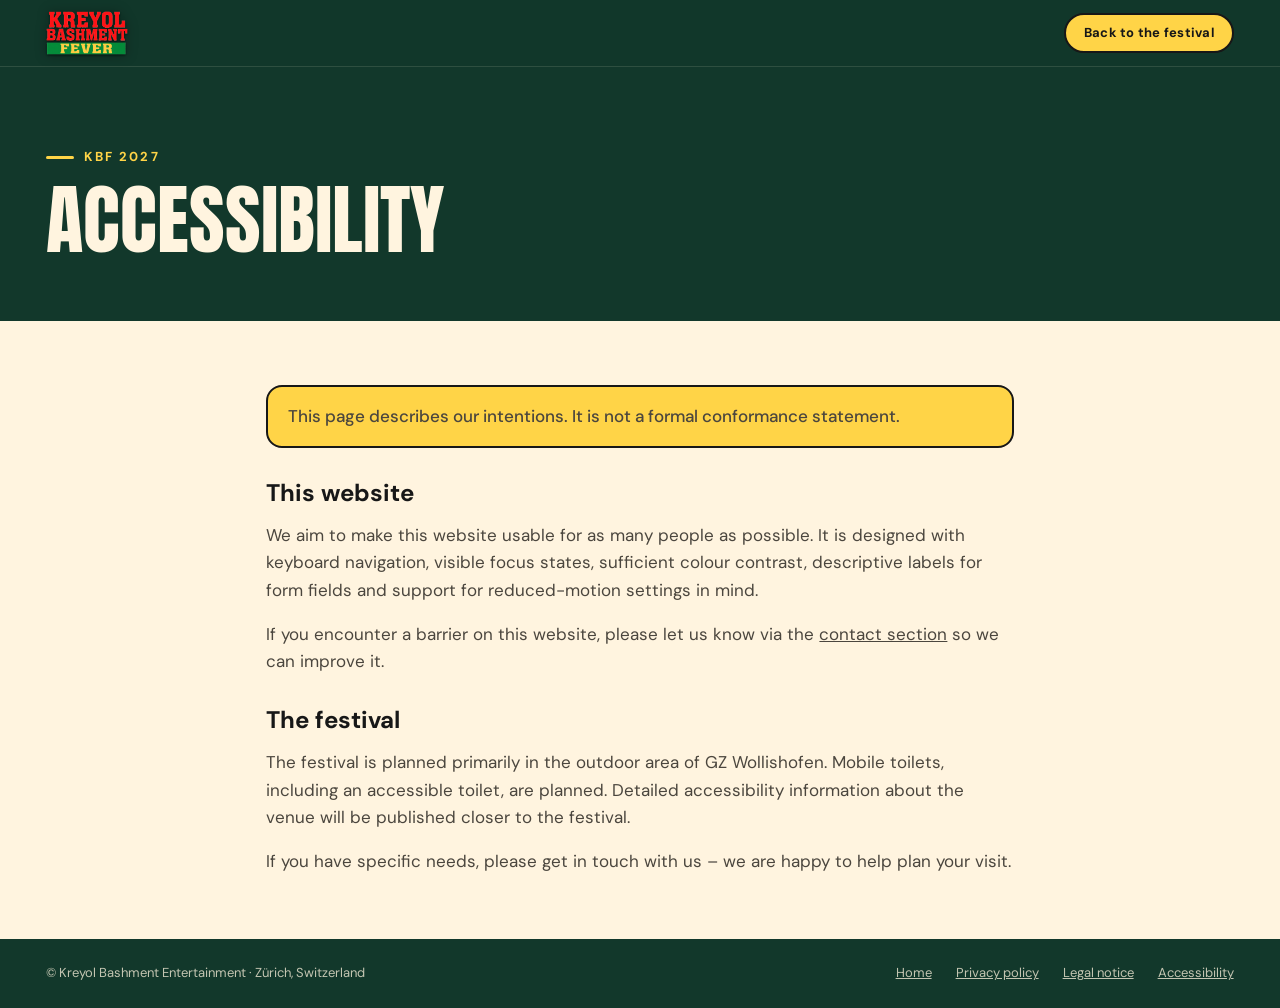
<file: accessibility.html>
<!DOCTYPE html>
<html lang="en">
<head>
  <meta charset="utf-8">
  <meta name="viewport" content="width=device-width, initial-scale=1">
  <title>Accessibility | Kreyol Bashment Festival – Caribbean Fever</title>
  <meta name="description" content="Accessibility information for the Kreyol Bashment website and festival (placeholder).">
  <!-- PRE-LAUNCH: remove this robots tag when the site goes public (see README) -->
  <meta name="robots" content="noindex, nofollow">
  <meta name="theme-color" content="#12382B">
  <link rel="preconnect" href="https://fonts.googleapis.com">
  <link rel="preconnect" href="https://fonts.gstatic.com" crossorigin>
  <link href="https://fonts.googleapis.com/css2?family=Anton&family=DM+Sans:opsz,wght@9..40,400;9..40,500;9..40,700&display=swap" rel="stylesheet">
  <link rel="stylesheet" href="assets/css/main.css">
</head>
<body>
  <a class="skip-link" href="#main">Skip to main content</a>
  <header class="site-header is-scrolled">
    <div class="container site-header__inner">
      <a class="site-header__logo" href="index.html" aria-label="Kreyol Bashment Festival – back to the homepage">
        <img class="site-logo" src="assets/img/brand/kbf-logo-web.png" alt="" width="600" height="322" decoding="async">
      </a>
      <div class="site-header__actions">
        <a class="btn btn--primary btn--sm" href="index.html">Back to the festival</a>
      </div>
    </div>
  </header>
  <main id="main">
    <section class="page-hero">
      <div class="container">
        <p class="eyebrow" style="--accent-text: var(--c-yellow)">KBF 2027</p>
        <h1>Accessibility</h1>
      </div>
    </section>
    <section class="page-body theme-cream">
      <div class="container prose">
        <p class="notice">This page describes our intentions. It is not a formal conformance statement.</p>
        <h2>This website</h2>
        <p>We aim to make this website usable for as many people as possible. It is designed with keyboard navigation, visible focus states, sufficient colour contrast, descriptive labels for form fields and support for reduced-motion settings in mind.</p>
        <p>If you encounter a barrier on this website, please let us know via the <a href="index.html#contact">contact section</a> so we can improve it.</p>
        <h2>The festival</h2>
        <p>The festival is planned primarily in the outdoor area of GZ Wollishofen. Mobile toilets, including an accessible toilet, are planned. Detailed accessibility information about the venue will be published closer to the festival.</p>
        <p>If you have specific needs, please get in touch with us – we are happy to help plan your visit.</p>
      </div>
    </section>
  </main>
  <footer class="site-footer site-footer--simple theme-green">
    <div class="container site-footer__bottom">
      <p>&copy; Kreyol Bashment Entertainment · Zürich, Switzerland</p>
      <ul class="site-footer__legal">
        <li><a href="index.html">Home</a></li>
        <li><a href="privacy.html">Privacy policy</a></li>
        <li><a href="legal.html">Legal notice</a></li>
        <li><a href="accessibility.html">Accessibility</a></li>
      </ul>
    </div>
  </footer>
</body>
</html>
</file>
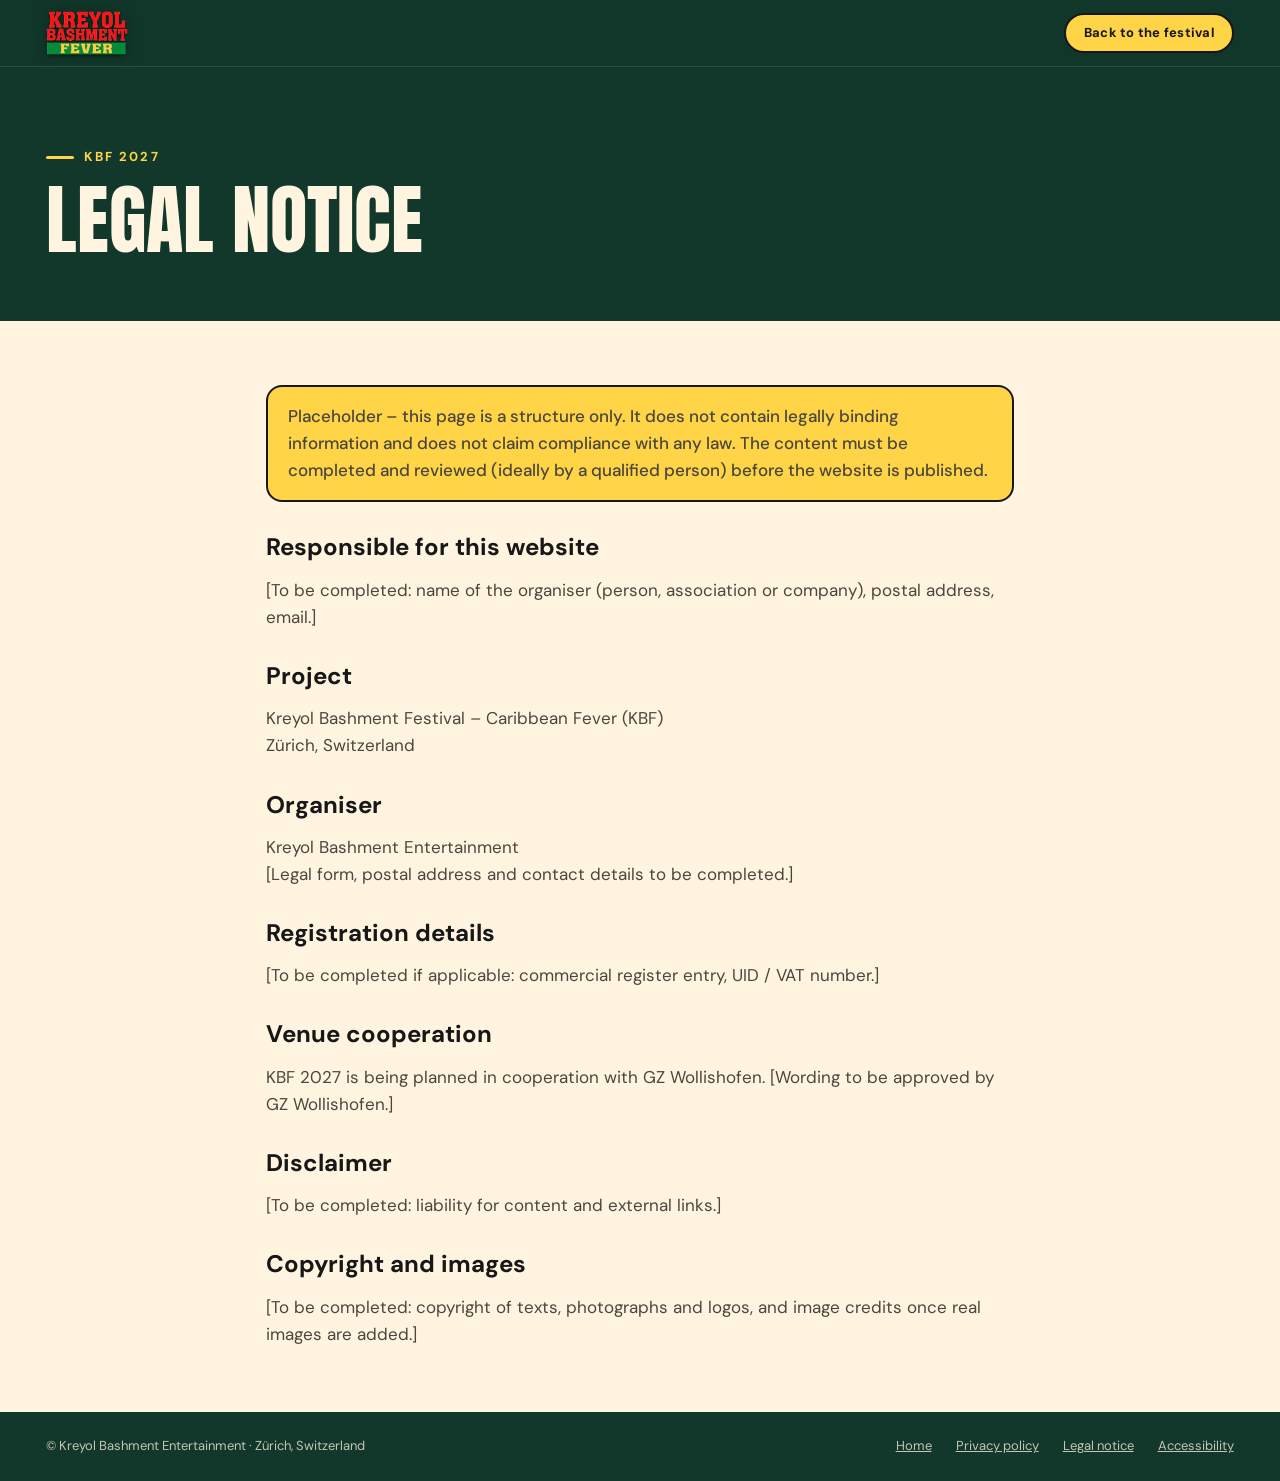
<file: legal.html>
<!DOCTYPE html>
<html lang="en">
<head>
  <meta charset="utf-8">
  <meta name="viewport" content="width=device-width, initial-scale=1">
  <title>Legal notice | Kreyol Bashment Festival – Caribbean Fever</title>
  <meta name="description" content="Legal notice of Kreyol Bashment Festival – Caribbean Fever (placeholder).">
  <!-- PRE-LAUNCH: remove this robots tag when the site goes public (see README) -->
  <meta name="robots" content="noindex, nofollow">
  <meta name="theme-color" content="#12382B">
  <link rel="preconnect" href="https://fonts.googleapis.com">
  <link rel="preconnect" href="https://fonts.gstatic.com" crossorigin>
  <link href="https://fonts.googleapis.com/css2?family=Anton&family=DM+Sans:opsz,wght@9..40,400;9..40,500;9..40,700&display=swap" rel="stylesheet">
  <link rel="stylesheet" href="assets/css/main.css">
</head>
<body>
  <a class="skip-link" href="#main">Skip to main content</a>
  <header class="site-header is-scrolled">
    <div class="container site-header__inner">
      <a class="site-header__logo" href="index.html" aria-label="Kreyol Bashment Festival – back to the homepage">
        <img class="site-logo" src="assets/img/brand/kbf-logo-web.png" alt="" width="600" height="322" decoding="async">
      </a>
      <div class="site-header__actions">
        <a class="btn btn--primary btn--sm" href="index.html">Back to the festival</a>
      </div>
    </div>
  </header>
  <main id="main">
    <section class="page-hero">
      <div class="container">
        <p class="eyebrow" style="--accent-text: var(--c-yellow)">KBF 2027</p>
        <h1>Legal notice</h1>
      </div>
    </section>
    <section class="page-body theme-cream">
      <div class="container prose">
        <p class="notice">Placeholder – this page is a structure only. It does not contain legally binding information and does not claim compliance with any law. The content must be completed and reviewed (ideally by a qualified person) before the website is published.</p>
        <h2>Responsible for this website</h2>
        <p>[To be completed: name of the organiser (person, association or company), postal address, email.]</p>
        <h2>Project</h2>
        <p>Kreyol Bashment Festival – Caribbean Fever (KBF)<br>Zürich, Switzerland</p>
        <h2>Organiser</h2>
        <p>Kreyol Bashment Entertainment<br>[Legal form, postal address and contact details to be completed.]</p>
        <h2>Registration details</h2>
        <p>[To be completed if applicable: commercial register entry, UID / VAT number.]</p>
        <h2>Venue cooperation</h2>
        <p>KBF 2027 is being planned in cooperation with GZ Wollishofen. [Wording to be approved by GZ Wollishofen.]</p>
        <h2>Disclaimer</h2>
        <p>[To be completed: liability for content and external links.]</p>
        <h2>Copyright and images</h2>
        <p>[To be completed: copyright of texts, photographs and logos, and image credits once real images are added.]</p>
      </div>
    </section>
  </main>
  <footer class="site-footer site-footer--simple theme-green">
    <div class="container site-footer__bottom">
      <p>&copy; Kreyol Bashment Entertainment · Zürich, Switzerland</p>
      <ul class="site-footer__legal">
        <li><a href="index.html">Home</a></li>
        <li><a href="privacy.html">Privacy policy</a></li>
        <li><a href="legal.html">Legal notice</a></li>
        <li><a href="accessibility.html">Accessibility</a></li>
      </ul>
    </div>
  </footer>
</body>
</html>
</file>
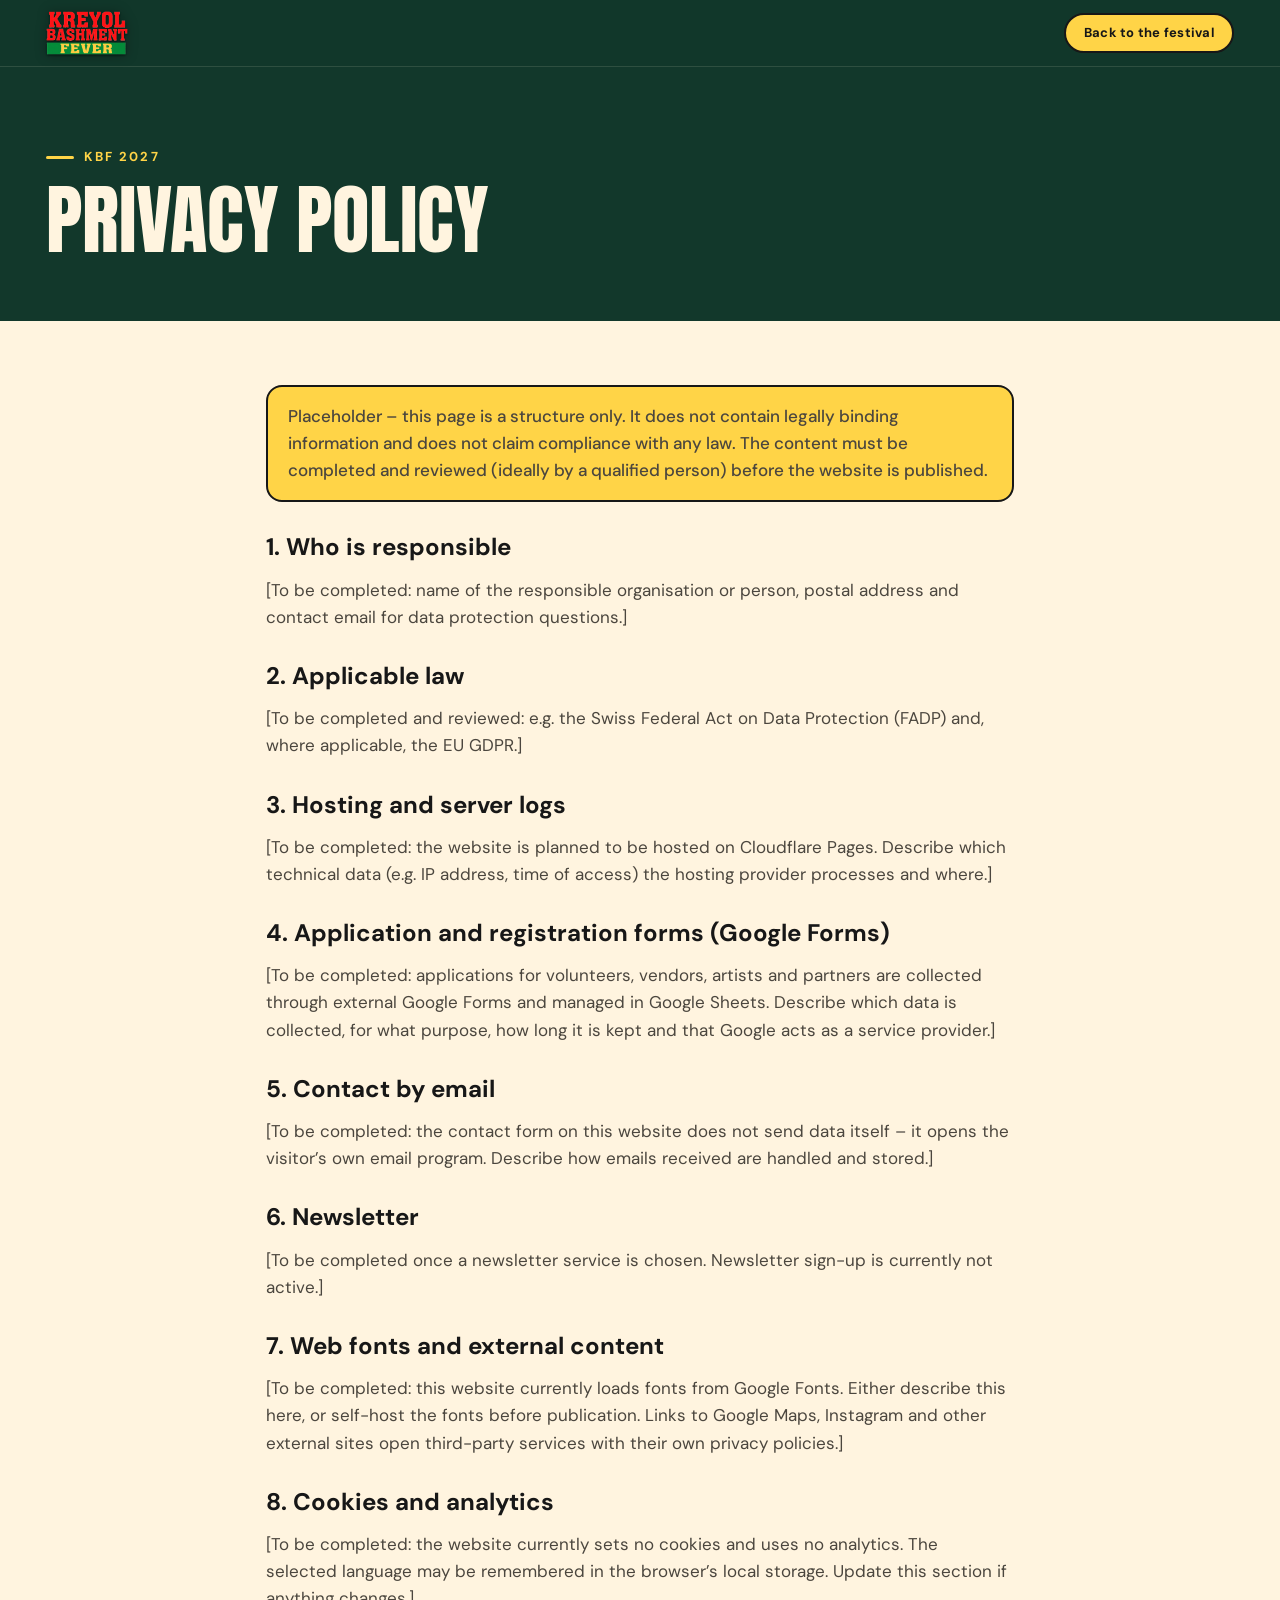
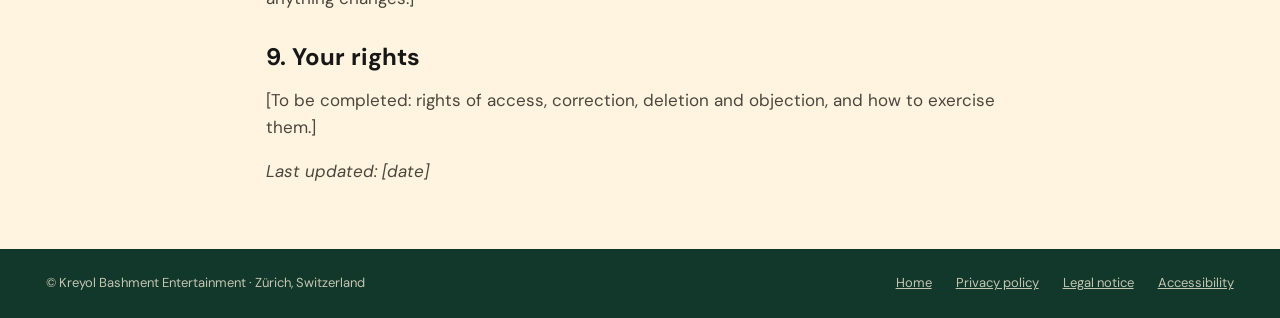
<file: privacy.html>
<!DOCTYPE html>
<html lang="en">
<head>
  <meta charset="utf-8">
  <meta name="viewport" content="width=device-width, initial-scale=1">
  <title>Privacy policy | Kreyol Bashment Festival – Caribbean Fever</title>
  <meta name="description" content="Privacy policy of Kreyol Bashment Festival – Caribbean Fever (placeholder).">
  <!-- PRE-LAUNCH: remove this robots tag when the site goes public (see README) -->
  <meta name="robots" content="noindex, nofollow">
  <meta name="theme-color" content="#12382B">
  <link rel="preconnect" href="https://fonts.googleapis.com">
  <link rel="preconnect" href="https://fonts.gstatic.com" crossorigin>
  <link href="https://fonts.googleapis.com/css2?family=Anton&family=DM+Sans:opsz,wght@9..40,400;9..40,500;9..40,700&display=swap" rel="stylesheet">
  <link rel="stylesheet" href="assets/css/main.css">
</head>
<body>
  <a class="skip-link" href="#main">Skip to main content</a>
  <header class="site-header is-scrolled">
    <div class="container site-header__inner">
      <a class="site-header__logo" href="index.html" aria-label="Kreyol Bashment Festival – back to the homepage">
        <img class="site-logo" src="assets/img/brand/kbf-logo-web.png" alt="" width="600" height="322" decoding="async">
      </a>
      <div class="site-header__actions">
        <a class="btn btn--primary btn--sm" href="index.html">Back to the festival</a>
      </div>
    </div>
  </header>
  <main id="main">
    <section class="page-hero">
      <div class="container">
        <p class="eyebrow" style="--accent-text: var(--c-yellow)">KBF 2027</p>
        <h1>Privacy policy</h1>
      </div>
    </section>
    <section class="page-body theme-cream">
      <div class="container prose">
        <p class="notice">Placeholder – this page is a structure only. It does not contain legally binding information and does not claim compliance with any law. The content must be completed and reviewed (ideally by a qualified person) before the website is published.</p>
        <h2>1. Who is responsible</h2>
        <p>[To be completed: name of the responsible organisation or person, postal address and contact email for data protection questions.]</p>
        <h2>2. Applicable law</h2>
        <p>[To be completed and reviewed: e.g. the Swiss Federal Act on Data Protection (FADP) and, where applicable, the EU GDPR.]</p>
        <h2>3. Hosting and server logs</h2>
        <p>[To be completed: the website is planned to be hosted on Cloudflare Pages. Describe which technical data (e.g. IP address, time of access) the hosting provider processes and where.]</p>
        <h2>4. Application and registration forms (Google Forms)</h2>
        <p>[To be completed: applications for volunteers, vendors, artists and partners are collected through external Google Forms and managed in Google Sheets. Describe which data is collected, for what purpose, how long it is kept and that Google acts as a service provider.]</p>
        <h2>5. Contact by email</h2>
        <p>[To be completed: the contact form on this website does not send data itself – it opens the visitor’s own email program. Describe how emails received are handled and stored.]</p>
        <h2>6. Newsletter</h2>
        <p>[To be completed once a newsletter service is chosen. Newsletter sign-up is currently not active.]</p>
        <h2>7. Web fonts and external content</h2>
        <p>[To be completed: this website currently loads fonts from Google Fonts. Either describe this here, or self-host the fonts before publication. Links to Google Maps, Instagram and other external sites open third-party services with their own privacy policies.]</p>
        <h2>8. Cookies and analytics</h2>
        <p>[To be completed: the website currently sets no cookies and uses no analytics. The selected language may be remembered in the browser’s local storage. Update this section if anything changes.]</p>
        <h2>9. Your rights</h2>
        <p>[To be completed: rights of access, correction, deletion and objection, and how to exercise them.]</p>
        <p><em>Last updated: [date]</em></p>
      </div>
    </section>
  </main>
  <footer class="site-footer site-footer--simple theme-green">
    <div class="container site-footer__bottom">
      <p>&copy; Kreyol Bashment Entertainment · Zürich, Switzerland</p>
      <ul class="site-footer__legal">
        <li><a href="index.html">Home</a></li>
        <li><a href="privacy.html">Privacy policy</a></li>
        <li><a href="legal.html">Legal notice</a></li>
        <li><a href="accessibility.html">Accessibility</a></li>
      </ul>
    </div>
  </footer>
</body>
</html>
</file>
<file: assets/css/main.css>
/* =========================================================================
   KBF – Kreyol Bashment – Caribbean Fever
   Main stylesheet
   -------------------------------------------------------------------------
   1. Design tokens       6. Header & navigation
   2. Reset & base        7. Hero & countdown
   3. Layout & themes     8. Sections (in page order)
   4. Components          9. Footer
   5. Image placeholders 10. Motion & utilities
   ========================================================================= */

/* -------------------------------------------------------------------------
   1. DESIGN TOKENS
   ------------------------------------------------------------------------- */
:root {
  /* Palette (creative direction – not an official brand identity) */
  --c-green: #12382B;
  --c-green-deep: #0B251C;
  --c-green-light: #2F7A5A;
  --c-yellow: #FFD447;
  --c-orange: #FF7548;
  --c-pink: #E84393;
  --c-teal: #16B8B5;
  --c-cream: #FFF4DF;
  --c-cream-dark: #F3E4C6;
  --c-ink: #171717;
  --c-white: #FFFFFF;

  /* Typography */
  --f-display: "Anton", "Impact", "Haettenschweiler", "Arial Narrow Bold", sans-serif;
  --f-body: "DM Sans", system-ui, -apple-system, "Segoe UI", Roboto, Helvetica, Arial, sans-serif;

  --fs-xs: 0.8125rem;
  --fs-sm: 0.9375rem;
  --fs-base: 1.0625rem;
  --fs-lead: clamp(1.125rem, 1rem + 0.5vw, 1.375rem);
  --fs-h3: clamp(1.5rem, 1.2rem + 1vw, 2.125rem);
  --fs-h2: clamp(2.5rem, 1.6rem + 4vw, 5.5rem);
  --fs-hero: clamp(3.5rem, 1.2rem + 9.5vw, 11rem);

  /* Spacing */
  --space-1: 0.25rem;
  --space-2: 0.5rem;
  --space-3: 0.75rem;
  --space-4: 1rem;
  --space-5: 1.5rem;
  --space-6: 2rem;
  --space-7: 3rem;
  --space-8: 4rem;
  --space-9: 6rem;
  --section-y: clamp(4.5rem, 3rem + 6vw, 9rem);
  --container: 1280px;
  --gutter: clamp(1.25rem, 0.5rem + 3vw, 3rem);

  /* Shape */
  --r-sm: 8px;
  --r-md: 16px;
  --r-lg: 28px;
  --r-pill: 999px;
  --border: 2px solid var(--c-ink);
  --shadow-hard: 6px 6px 0 var(--c-ink);
  --shadow-hard-sm: 4px 4px 0 var(--c-ink);

  /* Motion */
  --ease: cubic-bezier(.2, .8, .2, 1);
  --t-fast: 160ms;
  --t-med: 320ms;
  --t-slow: 700ms;

  --header-h: 76px;
}

/* -------------------------------------------------------------------------
   2. RESET & BASE
   ------------------------------------------------------------------------- */
*, *::before, *::after { box-sizing: border-box; }
* { margin: 0; }

html {
  scroll-behavior: smooth;
  scroll-padding-top: calc(var(--header-h) + 12px);
  -webkit-text-size-adjust: 100%;
}

body {
  font-family: var(--f-body);
  font-size: var(--fs-base);
  line-height: 1.6;
  color: var(--c-ink);
  background: var(--c-cream);
  -webkit-font-smoothing: antialiased;
  overflow-x: hidden;
}
body.is-locked { overflow: hidden; }

img, picture, svg, video, iframe { display: block; max-width: 100%; }
input, button, textarea, select { font: inherit; color: inherit; }
button { cursor: pointer; background: none; border: 0; }
a { color: inherit; }
ul[class], ol[class] { list-style: none; padding: 0; }
h1, h2, h3, h4 { line-height: 1.05; overflow-wrap: break-word; }
address { font-style: normal; }

:focus-visible {
  outline: 3px solid var(--focus, var(--c-pink));
  outline-offset: 3px;
  border-radius: 4px;
}

::selection { background: var(--c-yellow); color: var(--c-ink); }

.sprite { position: absolute; width: 0; height: 0; overflow: hidden; }

.icon {
  width: 1.25em; height: 1.25em;
  flex: none;
  fill: none; stroke: currentColor; stroke-width: 2; stroke-linecap: round; stroke-linejoin: round;
}
.icon--sm { width: 1em; height: 1em; }
.icon--lg { width: 2rem; height: 2rem; }

.visually-hidden {
  position: absolute !important; width: 1px; height: 1px; padding: 0; margin: -1px;
  overflow: hidden; clip: rect(0 0 0 0); white-space: nowrap; border: 0;
}

.skip-link {
  position: fixed; top: 12px; left: 12px; z-index: 1000;
  padding: .75rem 1.25rem; background: var(--c-yellow); color: var(--c-ink);
  font-weight: 700; border-radius: var(--r-pill); border: var(--border);
  transform: translateY(-200%); transition: transform var(--t-fast);
}
.skip-link:focus { transform: none; }

/* -------------------------------------------------------------------------
   3. LAYOUT & THEMES
   ------------------------------------------------------------------------- */
.container {
  width: 100%;
  max-width: calc(var(--container) + var(--gutter) * 2);
  margin-inline: auto;
  padding-inline: var(--gutter);
}

.section {
  position: relative;
  padding-block: var(--section-y);
  background: var(--bg);
  color: var(--fg);
  overflow: hidden;
  isolation: isolate;
}

/* Theme variables used by components inside each section */
.theme-cream  { --bg: var(--c-cream);  --fg: var(--c-ink);   --muted: #4b463e; --accent-text: var(--c-pink);   --line: rgba(23,23,23,.15); --card: var(--c-white); --ph-bg: #E8E1D3; --ph-fg: #6E675A; }
.theme-green  { --bg: var(--c-green);  --fg: var(--c-cream); --muted: rgba(255,244,223,.78); --accent-text: var(--c-yellow); --line: rgba(255,244,223,.18); --card: var(--c-green-deep); --ph-bg: #1E4A3A; --ph-fg: rgba(255,244,223,.62); --focus: var(--c-yellow); }
.theme-ink    { --bg: var(--c-ink);    --fg: var(--c-cream); --muted: rgba(255,244,223,.72); --accent-text: var(--c-yellow); --line: rgba(255,244,223,.16); --card: #222; --ph-bg: #2A2A2A; --ph-fg: rgba(255,244,223,.55); --focus: var(--c-yellow); }
.theme-yellow { --bg: var(--c-yellow); --fg: var(--c-ink);   --muted: #3d3820; --accent-text: var(--c-green); --line: rgba(23,23,23,.18); --card: var(--c-cream); --ph-bg: #EFD98C; --ph-fg: #5f5530; --focus: var(--c-green); }
.theme-orange { --bg: var(--c-orange); --fg: var(--c-ink);   --muted: #3b2014; --accent-text: var(--c-green); --line: rgba(23,23,23,.2);  --card: var(--c-cream); --ph-bg: #F2C9B3; --ph-fg: #6a4433; --focus: var(--c-green); }
.theme-pink   { --bg: var(--c-pink);   --fg: var(--c-ink);   --muted: #2c1020; --accent-text: var(--c-ink);   --line: rgba(23,23,23,.22); --card: var(--c-cream); --ph-bg: #EBD3D7; --ph-fg: #6b4752; --focus: var(--c-ink); }
.theme-teal   { --bg: var(--c-teal);   --fg: var(--c-ink);   --muted: #0e2f2e; --accent-text: var(--c-ink);   --line: rgba(23,23,23,.2);  --card: var(--c-cream); --ph-bg: #BFE3DD; --ph-fg: #3f5f5c; --focus: var(--c-ink); }

/* Section headings */
.eyebrow {
  display: inline-flex; align-items: center; gap: .6rem;
  font-size: var(--fs-xs); font-weight: 700; letter-spacing: .16em; text-transform: uppercase;
  color: var(--accent-text, var(--c-pink));
  margin-bottom: var(--space-4);
}
.eyebrow::before {
  content: ""; width: 28px; height: 3px; border-radius: 3px; background: currentColor;
}

.section-title {
  font-family: var(--f-display);
  font-weight: 400;
  font-size: var(--fs-h2);
  line-height: .95;
  text-transform: uppercase;
  letter-spacing: .005em;
  max-width: 16ch;
}

.section-head { margin-bottom: clamp(2.5rem, 2rem + 3vw, 4.5rem); }
.section-head--split {
  display: grid; gap: var(--space-5); align-items: end;
}
@media (min-width: 900px) {
  .section-head--split { grid-template-columns: 1.4fr 1fr; gap: var(--space-8); }
}
.section-intro { font-size: var(--fs-lead); color: var(--muted); max-width: 46ch; }
.lead { font-size: var(--fs-lead); line-height: 1.5; }
.prose > * + * { margin-top: 1em; }
.prose p:not(.lead) { color: var(--muted); }
.fineprint { font-size: var(--fs-xs); color: var(--muted); line-height: 1.5; }
.subhead { font-family: var(--f-display); font-weight: 400; text-transform: uppercase; font-size: var(--fs-h3); letter-spacing: .01em; }

/* -------------------------------------------------------------------------
   4. COMPONENTS
   ------------------------------------------------------------------------- */

/* Buttons --------------------------------------------------------------- */
.btn {
  --btn-bg: var(--c-yellow); --btn-fg: var(--c-ink); --btn-bd: var(--c-ink);
  display: inline-flex; align-items: center; justify-content: center; gap: .55rem;
  min-height: 48px;
  padding: .8rem 1.5rem;
  background: var(--btn-bg); color: var(--btn-fg);
  border: 2px solid var(--btn-bd);
  border-radius: var(--r-pill);
  font-weight: 700; font-size: var(--fs-sm); letter-spacing: .02em; line-height: 1.1;
  text-decoration: none; text-align: center;
  box-shadow: 0 0 0 var(--c-ink);
  transition: transform var(--t-fast) var(--ease), box-shadow var(--t-fast) var(--ease), background var(--t-fast);
}
.btn:hover { transform: translate(-3px, -3px); box-shadow: var(--shadow-hard-sm); }
.btn:active { transform: translate(0, 0); box-shadow: 0 0 0 var(--c-ink); }
.btn .icon { transition: transform var(--t-fast) var(--ease); }
.btn:hover .icon { transform: translateX(3px); }

.btn--primary { --btn-bg: var(--c-yellow); }
.btn--pink    { --btn-bg: var(--c-pink); --btn-fg: var(--c-ink); }
.btn--dark    { --btn-bg: var(--c-ink); --btn-fg: var(--c-cream); --btn-bd: var(--c-ink); }
.btn--dark:hover { box-shadow: 4px 4px 0 var(--c-cream); }
.theme-cream .btn--dark:hover, .theme-yellow .btn--dark:hover { box-shadow: 4px 4px 0 var(--c-pink); }
.btn--outline { --btn-bg: transparent; --btn-fg: var(--fg, var(--c-ink)); --btn-bd: currentColor; }
.btn--outline-dark { --btn-bg: transparent; --btn-fg: var(--c-ink); --btn-bd: var(--c-ink); }
.btn--ghost { --btn-bg: transparent; --btn-fg: var(--c-cream); --btn-bd: var(--c-cream); }
.btn--ghost:hover { --btn-bg: var(--c-cream); --btn-fg: var(--c-ink); box-shadow: 4px 4px 0 var(--c-pink); }
.btn--sm { min-height: 40px; padding: .55rem 1.1rem; font-size: var(--fs-xs); }
.btn--lg { min-height: 56px; padding: 1rem 1.9rem; font-size: var(--fs-base); }

/* External-form button states (set by JS) */
.btn[data-external="true"]::after {
  content: ""; width: .9em; height: .9em; flex: none;
  background: currentColor;
  -webkit-mask: url("data:image/svg+xml,%3Csvg xmlns='http://www.w3.org/2000/svg' viewBox='0 0 24 24' fill='none' stroke='black' stroke-width='2.4' stroke-linecap='round' stroke-linejoin='round'%3E%3Cpath d='M14 4h6v6M20 4l-9 9M18 14v5a1 1 0 0 1-1 1H5a1 1 0 0 1-1-1V7a1 1 0 0 1 1-1h5'/%3E%3C/svg%3E") center / contain no-repeat;
          mask: url("data:image/svg+xml,%3Csvg xmlns='http://www.w3.org/2000/svg' viewBox='0 0 24 24' fill='none' stroke='black' stroke-width='2.4' stroke-linecap='round' stroke-linejoin='round'%3E%3Cpath d='M14 4h6v6M20 4l-9 9M18 14v5a1 1 0 0 1-1 1H5a1 1 0 0 1-1-1V7a1 1 0 0 1 1-1h5'/%3E%3C/svg%3E") center / contain no-repeat;
}
.btn.is-soon {
  --btn-bg: transparent; --btn-fg: currentColor; --btn-bd: currentColor;
  border-style: dashed; opacity: .78; cursor: not-allowed;
  flex-direction: column; gap: .1rem;
}
.btn.is-soon:hover { transform: none; box-shadow: none; }
.btn.is-soon .btn__soon {
  font-size: .72em; font-weight: 500; letter-spacing: .08em; text-transform: uppercase; opacity: .9;
}
.theme-orange .btn.is-soon, .theme-pink .btn.is-soon, .theme-teal .btn.is-soon,
.theme-yellow .btn.is-soon, .theme-cream .btn.is-soon { color: var(--c-ink); }

/* Tags & status --------------------------------------------------------- */
.tag {
  display: inline-flex; align-items: center; gap: .4rem;
  padding: .35rem .8rem;
  border-radius: var(--r-pill);
  font-size: var(--fs-xs); font-weight: 700; letter-spacing: .08em; text-transform: uppercase;
  line-height: 1.2; white-space: nowrap;
}
.tag--yellow { background: var(--c-yellow); color: var(--c-ink); }
.tag--green  { background: var(--c-green); color: var(--c-cream); }
.tag--dark   { background: var(--c-ink); color: var(--c-cream); }
.tag--outline { border: 2px solid currentColor; }
.tag--outline-dark { border: 2px solid var(--c-ink); color: var(--c-ink); }

.status {
  display: inline-flex; align-items: center; gap: .4rem; margin-top: auto;
  font-size: var(--fs-xs); font-weight: 700; letter-spacing: .04em;
  padding: .3rem .7rem; border-radius: var(--r-pill);
  border: 1.5px solid currentColor; width: fit-content;
}
.status::before { content: ""; width: 7px; height: 7px; border-radius: 50%; background: currentColor; }
.status--planned { color: var(--c-green); }
.status--provisional { color: #9C3A12; background: rgba(255,117,72,.15); }

.chips { display: flex; flex-wrap: wrap; gap: .5rem; margin-block: var(--space-4); }
.chip {
  padding: .35rem .85rem; border-radius: var(--r-pill);
  border: 1.5px solid var(--line); font-size: var(--fs-xs); font-weight: 500;
  transition: background var(--t-fast), color var(--t-fast), border-color var(--t-fast);
}
.chip:hover { background: var(--accent, var(--c-yellow)); color: var(--c-ink); border-color: transparent; }
.chips--dark .chip { border-color: rgba(23,23,23,.35); }

.text-link {
  font-weight: 700; text-decoration: underline; text-decoration-thickness: 2px;
  text-underline-offset: 4px; text-decoration-color: var(--accent-text, var(--c-pink));
  transition: text-decoration-color var(--t-fast);
}
.text-link:hover { text-decoration-color: currentColor; }

.checklist { display: grid; gap: .5rem; margin-block: var(--space-4); }
.checklist li { position: relative; padding-left: 1.75rem; }
.checklist li::before {
  content: ""; position: absolute; left: 0; top: .45em;
  width: 14px; height: 8px; border-left: 3px solid currentColor; border-bottom: 3px solid currentColor;
  transform: rotate(-45deg);
}

/* -------------------------------------------------------------------------
   5. IMAGE PLACEHOLDERS
   -------------------------------------------------------------------------
   Usage:
     <div class="media" style="--ratio: 4 / 5"
          data-ph="DJ portrait" data-size="1200 × 1500 px · 4:5"></div>

   To use a real image, put an <img> (or <picture>) inside the same div:
     <div class="media" style="--ratio: 4 / 5">
       <img src="assets/img/…" alt="…" loading="lazy">
     </div>
   The image fills the frame with object-fit: cover, so layout never changes.
   ------------------------------------------------------------------------- */
.media {
  position: relative;
  aspect-ratio: var(--ratio, 16 / 9);
  width: 100%;
  overflow: hidden;
  background-color: var(--ph-bg, #E8E1D3);
  color: var(--ph-fg, #6E675A);
  border-radius: var(--media-radius, var(--r-md));
  display: flex; flex-direction: column; align-items: center; justify-content: center; gap: .55rem;
  padding: 1rem;
  text-align: center;
}
.media > img, .media > picture, .media > picture > img, .media > video, .media > iframe {
  position: absolute; inset: 0; width: 100%; height: 100%; object-fit: cover; border: 0; z-index: 1;
}

/* Placeholder icon + label (only while data-ph is present and no image inside) */
.media[data-ph]::before {
  content: "";
  width: clamp(28px, 12%, 48px); aspect-ratio: 1;
  background: currentColor; opacity: .7;
  -webkit-mask: url("data:image/svg+xml,%3Csvg xmlns='http://www.w3.org/2000/svg' viewBox='0 0 24 24' fill='none' stroke='black' stroke-width='1.6' stroke-linecap='round' stroke-linejoin='round'%3E%3Crect x='3' y='4' width='18' height='16' rx='2'/%3E%3Ccircle cx='8.5' cy='9.5' r='1.8'/%3E%3Cpath d='M21 16l-5.5-5.5L6 20'/%3E%3C/svg%3E") center / contain no-repeat;
          mask: url("data:image/svg+xml,%3Csvg xmlns='http://www.w3.org/2000/svg' viewBox='0 0 24 24' fill='none' stroke='black' stroke-width='1.6' stroke-linecap='round' stroke-linejoin='round'%3E%3Crect x='3' y='4' width='18' height='16' rx='2'/%3E%3Ccircle cx='8.5' cy='9.5' r='1.8'/%3E%3Cpath d='M21 16l-5.5-5.5L6 20'/%3E%3C/svg%3E") center / contain no-repeat;
}
.media[data-ph]::after {
  content: attr(data-ph) "\A" attr(data-size);
  white-space: pre-line;
  font-size: var(--fs-xs); font-weight: 600; line-height: 1.45; letter-spacing: .02em;
}
.media:has(> img, > picture, > video, > iframe)::before,
.media:has(> img, > picture, > video, > iframe)::after { display: none; }

/* subtle diagonal texture */
.media[data-ph] {
  background-image: repeating-linear-gradient(135deg, transparent 0 14px, rgba(0,0,0,.025) 14px 28px);
}

.media--rounded { --media-radius: var(--r-lg); }
.media--logo {
  --ph-bg: rgba(255,255,255,.12); --ph-fg: currentColor;
  width: 120px; border-radius: var(--r-sm); padding: .25rem; gap: .2rem;
  border: 1.5px dashed currentColor;
}
.media--logo::before { width: 18px !important; }
.media--logo::after { font-size: 10px !important; content: attr(data-ph) !important; }
.media--logo-lg { max-width: 300px; border: 2px dashed rgba(23,23,23,.3); }

/* -------------------------------------------------------------------------
   6. HEADER & NAVIGATION
   ------------------------------------------------------------------------- */
.site-header {
  position: fixed; inset: 0 0 auto 0; z-index: 100;
  height: var(--header-h);
  color: var(--c-cream);
  transition: background var(--t-med), box-shadow var(--t-med), height var(--t-med);
  --focus: var(--c-yellow);
}
.site-header.is-scrolled {
  background: rgba(18, 56, 43, .94);
  -webkit-backdrop-filter: blur(10px); backdrop-filter: blur(10px);
  box-shadow: 0 1px 0 rgba(255,244,223,.12);
  --header-h: 66px;
}
/* backdrop-filter would trap the fixed mobile menu inside the header */
.site-header.nav-open { -webkit-backdrop-filter: none; backdrop-filter: none; background: transparent; box-shadow: none; }
.site-header__inner { height: 100%; display: flex; align-items: center; gap: var(--space-5); }
.site-header__logo { flex: none; text-decoration: none; }
.site-header__logo .media--logo { width: 108px; }
.site-header__actions { margin-left: auto; display: flex; align-items: center; gap: var(--space-3); }

.site-nav__list { display: flex; gap: .15rem; }
.site-nav__link {
  position: relative; display: block; padding: .5rem .6rem;
  font-size: .875rem; font-weight: 500; text-decoration: none; white-space: nowrap;
  border-radius: var(--r-pill);
  transition: color var(--t-fast);
}
.site-nav__link::after {
  content: ""; position: absolute; left: .6rem; right: .6rem; bottom: .25rem; height: 2px;
  background: var(--c-yellow); border-radius: 2px;
  transform: scaleX(0); transform-origin: left; transition: transform var(--t-med) var(--ease);
}
.site-nav__link:hover::after, .site-nav__link.is-active::after { transform: scaleX(1); }
.site-nav__link.is-active { color: var(--c-yellow); }
.site-nav__mobile-ctas { display: none; }

/* Language selector */
.lang { position: relative; }
.lang__toggle {
  display: inline-flex; align-items: center; gap: .35rem;
  min-height: 40px; padding: .4rem .7rem; border-radius: var(--r-pill);
  border: 1.5px solid rgba(255,244,223,.4); font-size: var(--fs-xs); font-weight: 700;
  transition: border-color var(--t-fast), background var(--t-fast);
}
.lang__toggle:hover { border-color: var(--c-cream); background: rgba(255,244,223,.08); }
.lang__menu {
  position: absolute; right: 0; top: calc(100% + 8px); min-width: 230px;
  background: var(--c-cream); color: var(--c-ink);
  border: var(--border); border-radius: var(--r-md); box-shadow: var(--shadow-hard);
  padding: .4rem; z-index: 5;
  --focus: var(--c-pink);
}
.lang__option {
  width: 100%; display: flex; justify-content: space-between; align-items: center; gap: 1rem;
  padding: .6rem .75rem; border-radius: var(--r-sm); text-align: left; font-size: var(--fs-sm);
}
.lang__option:not([aria-disabled="true"]):hover { background: var(--c-yellow); }
.lang__option[aria-current="true"] { font-weight: 700; }
.lang__option[aria-disabled="true"] { color: #6d675c; cursor: not-allowed; }
.lang__option small { font-size: 11px; text-transform: uppercase; letter-spacing: .06em; }

.nav-toggle {
  display: none; width: 46px; height: 46px; border-radius: 50%;
  align-items: center; justify-content: center;
  background: var(--c-yellow); color: var(--c-ink); border: 2px solid var(--c-ink);
}
.nav-toggle .icon { width: 22px; height: 22px; }
.nav-toggle__close { display: none; }
.nav-toggle[aria-expanded="true"] .nav-toggle__open { display: none; }
.nav-toggle[aria-expanded="true"] .nav-toggle__close { display: block; }

@media (max-width: 1340px) {
  .site-header__cta:not(.site-header__cta--volunteer) { display: none; }
}
@media (max-width: 1180px) {
  .nav-toggle { display: inline-flex; }
  .site-header__cta { display: none; }
  .site-nav {
    position: fixed; inset: 0; z-index: -1;
    padding: calc(var(--header-h) + 1.5rem) var(--gutter) 2rem;
    background: var(--c-green);
    display: flex; flex-direction: column; gap: var(--space-6);
    overflow-y: auto;
    opacity: 0; visibility: hidden; transform: translateY(-12px);
    transition: opacity var(--t-med) var(--ease), transform var(--t-med) var(--ease), visibility 0s linear var(--t-med);
  }
  .site-nav.is-open {
    opacity: 1; visibility: visible; transform: none;
    transition: opacity var(--t-med) var(--ease), transform var(--t-med) var(--ease);
  }
  .site-nav::before {
    content: ""; position: absolute; right: -80px; bottom: -80px; width: 320px; height: 320px;
    border-radius: 50%; background: var(--c-pink); opacity: .9; z-index: -1;
  }
  .site-nav__list { flex-direction: column; gap: 0; }
  .site-nav__link {
    font-family: var(--f-display); font-weight: 400; text-transform: uppercase;
    font-size: clamp(2rem, 1.4rem + 3vw, 3rem); line-height: 1.1; padding: .3rem 0;
  }
  .site-nav__link::after { left: 0; right: auto; width: 60px; bottom: .3rem; }
  .site-nav__mobile-ctas { display: flex; flex-wrap: wrap; gap: var(--space-3); }
}

/* -------------------------------------------------------------------------
   7. HERO & COUNTDOWN
   ------------------------------------------------------------------------- */
.hero {
  position: relative;
  min-height: 100svh;
  padding: calc(var(--header-h) + clamp(2rem, 1rem + 4vw, 5rem)) 0 clamp(2rem, 1rem + 3vw, 3.5rem);
  display: flex; flex-direction: column; justify-content: space-between; gap: var(--space-7);
  background: var(--c-green);
  color: var(--c-cream);
  overflow: hidden;
  isolation: isolate;
  --ph-bg: #1A4535; --ph-fg: rgba(255,244,223,.55);
  --focus: var(--c-yellow);
}
.hero__bg {
  position: absolute; inset: 0; z-index: -3; aspect-ratio: auto;
  border-radius: 0; justify-content: flex-end; align-items: flex-end; padding: 1.5rem var(--gutter) 9rem;
  text-align: right;
}
.hero__overlay {
  position: absolute; inset: 0; z-index: -2;
  background:
    linear-gradient(100deg, rgba(18,56,43,.92) 0%, rgba(18,56,43,.7) 40%, rgba(18,56,43,.15) 100%),
    linear-gradient(0deg, rgba(11,37,28,.85) 0%, transparent 35%);
}
.hero__shapes { position: absolute; inset: 0; z-index: -1; pointer-events: none; }
.shape { position: absolute; display: block; }
.shape--sun {
  width: clamp(220px, 30vw, 460px); aspect-ratio: 1; border-radius: 50%;
  right: 6%; top: 14%;
  background: radial-gradient(circle at 35% 35%, #FFE27A, var(--c-yellow) 45%, var(--c-orange) 100%);
  opacity: .92; mix-blend-mode: screen;
  animation: float 12s ease-in-out infinite;
}
.shape--blob-pink {
  width: clamp(180px, 22vw, 340px); aspect-ratio: 1;
  right: 22%; top: 48%;
  background: var(--c-pink);
  border-radius: 63% 37% 54% 46% / 55% 48% 52% 45%;
  opacity: .85;
  animation: morph 14s ease-in-out infinite, float 10s ease-in-out infinite reverse;
}
.shape--blob-teal {
  width: clamp(140px, 16vw, 260px); aspect-ratio: 1;
  right: -4%; top: 58%;
  background: var(--c-teal);
  border-radius: 42% 58% 70% 30% / 45% 45% 55% 55%;
  opacity: .9;
  animation: morph 18s ease-in-out infinite reverse;
}
.shape--ring {
  width: clamp(120px, 12vw, 200px); aspect-ratio: 1; border-radius: 50%;
  right: 38%; top: 10%;
  border: 3px dashed rgba(255,244,223,.45);
  animation: spin 40s linear infinite;
}
.shape--stripes {
  width: 220px; height: 120px; left: -40px; bottom: 18%;
  background: repeating-linear-gradient(-45deg, var(--c-orange) 0 10px, transparent 10px 24px);
  opacity: .5; transform: rotate(-8deg);
}

@media (max-width: 760px) {
  .shape--sun { width: 180px; right: -70px; top: 70px; opacity: .55; }
  .shape--blob-pink { width: 150px; right: -60px; top: auto; bottom: 22%; opacity: .5; }
  .shape--blob-teal { width: 120px; right: auto; left: -50px; top: auto; bottom: 4%; opacity: .5; }
  .shape--ring { display: none; }
  .hero__fever { padding-inline: .2em; }
}

.hero__inner { position: relative; }
.hero__content { max-width: 920px; }
.hero__eyebrow {
  display: flex; flex-wrap: wrap; align-items: center; gap: .75rem;
  font-size: var(--fs-sm); font-weight: 500; margin-bottom: var(--space-5);
}
.hero__title {
  font-family: var(--f-display); font-weight: 400;
  text-transform: uppercase; line-height: .86; letter-spacing: -.005em;
  font-size: var(--fs-hero);
  display: flex; flex-direction: column;
}
.hero__line { display: block; animation: rise var(--t-slow) var(--ease) both; }
.hero__line--1 { color: var(--c-yellow); }
.hero__line--2 { color: var(--c-yellow); animation-delay: 90ms; }
.hero__line--festival { color: var(--c-cream); animation-delay: 140ms; }
.hero__initial {
  display: inline-block;
  color: var(--c-ink);
  padding: 0 .06em;
  margin-right: .04em;
  border-radius: .08em;
  text-shadow: none;
  box-shadow: .05em .05em 0 var(--c-cream);
  transform: rotate(-3deg);
}
.hero__initial--k { background: var(--c-pink); }
.hero__initial--b { background: var(--c-teal); transform: rotate(2deg); box-shadow: .05em .05em 0 var(--c-ink); }
.hero__initial--f { background: var(--c-orange); }

.hero__kbf {
  display: inline-flex; align-items: center; gap: .9rem; flex-wrap: wrap;
  margin-top: var(--space-5);
}
.hero__kbf-letters {
  font-family: var(--f-display); font-size: clamp(1.75rem, 1.2rem + 1.6vw, 2.75rem); line-height: 1;
  letter-spacing: .04em; color: var(--c-ink); background: var(--c-yellow);
  padding: .15em .35em .1em; border-radius: var(--r-sm); border: 2px solid var(--c-ink);
  box-shadow: 4px 4px 0 var(--c-pink);
}
.hero__kbf-letters span { color: var(--c-pink); }
.hero__kbf-text { font-size: var(--fs-sm); color: rgba(255,244,223,.85); }
.hero__kbf-text strong { color: var(--c-yellow); }

.hashtag { font-weight: 700; color: var(--accent-text, var(--c-pink)); }
.hashtag-callout {
  display: inline-block; margin-top: var(--space-5);
  font-family: var(--f-display); text-transform: uppercase; font-size: clamp(1.5rem, 1.1rem + 1.4vw, 2.25rem); line-height: 1;
}
.hashtag-callout .hashtag { background: var(--c-ink); color: var(--c-yellow); padding: .1em .3em; border-radius: var(--r-sm); }
.site-footer__fever { font-weight: 700; color: var(--c-yellow) !important; }
.site-footer__fever .hashtag { color: var(--c-cream); }

.hero__line--3 {
  display: flex; flex-wrap: wrap; align-items: baseline; gap: .25em .4em;
  font-size: .38em; line-height: 1; margin-top: .28em; animation-delay: 180ms;
}
.hero__fever {
  color: var(--c-ink); background: var(--c-pink);
  padding: .08em .3em .02em; transform: rotate(-2deg); display: inline-block;
}
.hero__year {
  color: transparent; -webkit-text-stroke: 2px var(--c-cream);
}

.hero__copy { margin-top: var(--space-6); max-width: 620px; }
.hero__headline {
  font-family: var(--f-display); text-transform: uppercase; font-size: clamp(1.5rem, 1rem + 2vw, 2.5rem);
  line-height: 1; color: var(--c-teal);
}
.hero__lead { margin-top: .75rem; font-size: var(--fs-lead); color: rgba(255,244,223,.88); }

.hero__facts {
  display: flex; flex-wrap: wrap; gap: .5rem; margin-top: var(--space-6);
}
.hero__facts li {
  display: inline-flex; align-items: center; gap: .5rem;
  padding: .5rem .9rem; border-radius: var(--r-pill);
  background: rgba(255,244,223,.1); border: 1px solid rgba(255,244,223,.22);
  font-size: var(--fs-sm); font-weight: 500;
  -webkit-backdrop-filter: blur(4px); backdrop-filter: blur(4px);
}
.hero__facts .icon { color: var(--c-yellow); }

.hero__ctas { display: flex; flex-wrap: wrap; gap: var(--space-3); margin-top: var(--space-6); }

.hero__volunteer {
  display: inline-flex; align-items: center; gap: .6rem; margin-top: var(--space-5);
  font-size: var(--fs-sm);
}
.hero__volunteer a { font-weight: 700; color: var(--c-yellow); text-underline-offset: 4px; }
.hero__volunteer-dot {
  width: 10px; height: 10px; border-radius: 50%; background: var(--c-pink);
  box-shadow: 0 0 0 0 rgba(232,67,147,.7); animation: pulse 2s infinite;
}

.hero__badge {
  position: absolute; right: var(--gutter); bottom: -10px;
  width: clamp(120px, 13vw, 180px); aspect-ratio: 1;
  display: grid; place-items: center;
}
.hero__badge-ring { position: absolute; inset: 0; width: 100%; height: 100%; animation: spin 24s linear infinite; }
.hero__badge-ring text { fill: var(--c-cream); font: 700 13px/1 var(--f-body); letter-spacing: 2.4px; }
.hero__badge-core {
  width: 56%; aspect-ratio: 1; border-radius: 50%; display: grid; place-items: center;
  background: var(--c-yellow); color: var(--c-ink); font-family: var(--f-display); font-size: clamp(1.5rem, 1rem + 1.5vw, 2.4rem); line-height: 1;
  border: 2px solid var(--c-ink);
}
.hero__badge-core small { font-size: .5em; display: block; text-align: center; }
@media (max-width: 1000px) { .hero__badge { display: none; } }

/* Countdown */
.countdown {
  display: grid; gap: var(--space-4); align-items: center;
  padding: clamp(1rem, .8rem + 1vw, 1.5rem) clamp(1rem, .8rem + 1.5vw, 2rem);
  border-radius: var(--r-lg);
  background: var(--c-cream); color: var(--c-ink);
  border: var(--border); box-shadow: 8px 8px 0 var(--c-pink);
  max-width: 860px;
}
@media (min-width: 760px) { .countdown { grid-template-columns: auto 1fr; gap: var(--space-6); } }
.countdown__label { font-weight: 700; display: flex; flex-direction: column; line-height: 1.3; }
.countdown__label small { font-weight: 500; color: #555; font-size: var(--fs-xs); }
.countdown__units { display: grid; grid-template-columns: repeat(4, 1fr); gap: .5rem; }
.countdown__unit {
  display: flex; flex-direction: column; align-items: center;
  padding: .55rem .25rem; border-radius: var(--r-md);
  background: var(--c-green); color: var(--c-cream);
}
.countdown__unit:nth-child(2) { background: var(--c-pink); color: var(--c-ink); }
.countdown__unit:nth-child(3) { background: var(--c-teal); color: var(--c-ink); }
.countdown__unit:nth-child(4) { background: var(--c-orange); color: var(--c-ink); }
.countdown__num { font-family: var(--f-display); font-size: clamp(1.75rem, 1.2rem + 2vw, 3rem); line-height: 1; font-variant-numeric: tabular-nums; }
.countdown__name { font-size: 11px; font-weight: 700; letter-spacing: .12em; text-transform: uppercase; margin-top: .25rem; }
.countdown__done { font-family: var(--f-display); text-transform: uppercase; font-size: var(--fs-h3); }

/* Ticker */
.ticker {
  background: var(--c-yellow); color: var(--c-ink);
  border-block: var(--border);
  overflow: hidden; white-space: nowrap;
  padding-block: .9rem;
}
.ticker__track {
  display: inline-flex; align-items: center; gap: 1.5rem;
  animation: marquee 32s linear infinite;
  font-family: var(--f-display); text-transform: uppercase; font-size: clamp(1.5rem, 1.1rem + 1.5vw, 2.5rem); line-height: 1;
}
.ticker__dot {
  width: .55em; height: .55em; background: var(--c-pink); flex: none;
  clip-path: polygon(50% 0, 100% 50%, 50% 100%, 0 50%);
}
.ticker__dot:nth-of-type(3n) { background: var(--c-teal); }
.ticker__dot:nth-of-type(3n+1) { background: var(--c-orange); }

/* Planning notice */
.planning-note { background: var(--c-cream-dark); border-bottom: 1px solid rgba(23,23,23,.1); }
.planning-note__inner { display: flex; gap: .75rem; align-items: flex-start; padding-block: 1rem; font-size: var(--fs-sm); }
.planning-note .icon { margin-top: .15rem; color: var(--c-green); }

/* Waves between sections */
.wave { line-height: 0; margin-top: -1px; position: relative; z-index: 2; }
.wave svg { width: 100%; height: clamp(40px, 6vw, 90px); }
.wave--cream-to-green { background: var(--c-green); color: var(--c-cream); }
.wave--cream-to-pink { background: var(--c-pink); color: var(--c-cream); }
.wave path { fill: currentColor; }

/* -------------------------------------------------------------------------
   8. SECTIONS
   ------------------------------------------------------------------------- */

/* About ----------------------------------------------------------------- */
.about__grid { display: grid; gap: var(--space-8); align-items: center; }
@media (min-width: 960px) { .about__grid { grid-template-columns: .9fr 1.1fr; gap: clamp(3rem, 2rem + 4vw, 7rem); } }
.about__visual { position: relative; max-width: 520px; }
.shape--about-blob {
  inset: -6% -10% auto auto; width: 75%; aspect-ratio: 1; z-index: -1;
  background: var(--c-pink); border-radius: 63% 37% 54% 46% / 55% 48% 52% 45%;
  animation: morph 16s ease-in-out infinite;
}
.about__visual::before {
  content: ""; position: absolute; left: -8%; bottom: -6%; width: 46%; aspect-ratio: 1; z-index: -1;
  background: repeating-radial-gradient(circle, var(--c-teal) 0 3px, transparent 3px 14px);
  border-radius: 50%;
}
.about__sticker {
  position: absolute; right: -6%; bottom: 8%;
  background: var(--c-yellow); border: var(--border); box-shadow: var(--shadow-hard-sm);
  padding: .9rem 1.1rem; border-radius: var(--r-md); transform: rotate(4deg);
  font-family: var(--f-display); text-transform: uppercase; font-size: 1.35rem; line-height: 1;
}
.about__content .prose { margin-top: var(--space-6); max-width: 62ch; }

.values { display: flex; flex-wrap: wrap; gap: .6rem; margin-top: var(--space-6); }
.value {
  display: inline-flex; align-items: center; gap: .55rem;
  padding: .55rem 1rem; background: var(--c-white); border: var(--border); border-radius: var(--r-pill);
  font-weight: 700; font-size: var(--fs-sm);
}
.value__dot { width: 12px; height: 12px; border-radius: 50%; background: var(--dot); border: 1.5px solid var(--c-ink); }

.regions { margin-top: var(--space-9); }
.regions__intro {
  font-family: var(--f-display); text-transform: uppercase; font-size: clamp(1.75rem, 1.2rem + 2.5vw, 3.5rem); line-height: 1;
  margin-bottom: var(--space-6); max-width: 22ch;
}
.regions__intro strong { font-weight: 400; color: var(--c-pink); }
.regions__grid { display: grid; gap: var(--space-4); }
@media (min-width: 640px) { .regions__grid { grid-template-columns: repeat(2, 1fr); } }
@media (min-width: 1100px) { .regions__grid { grid-template-columns: repeat(4, 1fr); } }
.region {
  position: relative; padding: var(--space-6); border-radius: var(--r-lg);
  background: var(--c-white); border: var(--border);
  transition: transform var(--t-med) var(--ease), box-shadow var(--t-med) var(--ease);
  overflow: hidden;
}
.region::after {
  content: ""; position: absolute; right: -30px; top: -30px; width: 110px; aspect-ratio: 1; border-radius: 50%;
  background: var(--accent); transition: transform var(--t-slow) var(--ease);
}
.region:hover { transform: translateY(-6px); box-shadow: var(--shadow-hard); }
.region:hover::after { transform: scale(1.4); }
.region__label { font-size: var(--fs-xs); font-weight: 700; letter-spacing: .12em; text-transform: uppercase; color: var(--muted); }
.region__title { font-family: var(--f-display); font-weight: 400; text-transform: uppercase; font-size: 1.75rem; margin: .4rem 0 .6rem; max-width: 12ch; position: relative; z-index: 1; }
.region p { color: var(--muted); position: relative; z-index: 1; }

/* Experience ------------------------------------------------------------ */
.shape--exp-circle {
  right: -160px; top: -160px; width: 480px; aspect-ratio: 1; border-radius: 50%; z-index: -1;
  border: 60px solid rgba(22,184,181,.18);
}
.exp-grid { display: grid; gap: var(--space-5); }
@media (min-width: 700px) { .exp-grid { grid-template-columns: repeat(2, 1fr); } }
@media (min-width: 1100px) {
  .exp-grid { grid-template-columns: repeat(3, 1fr); }
  .exp-card--music { grid-column: span 2; grid-row: span 2; }
  .exp-card--music .media { --ratio: 16 / 9 !important; }
}
.exp-card {
  display: flex; flex-direction: column;
  background: var(--card); border-radius: var(--r-lg); overflow: hidden;
  border: 1px solid var(--line);
  transition: transform var(--t-med) var(--ease), border-color var(--t-med);
}
.exp-card:hover { transform: translateY(-6px); border-color: var(--accent); }
.exp-card .media { --media-radius: 0; }
.exp-card__body { position: relative; padding: var(--space-5) var(--space-5) var(--space-6); flex: 1; }
.exp-card__num {
  position: absolute; right: var(--space-5); top: var(--space-4);
  font-family: var(--f-display); font-size: 2.5rem; line-height: 1; color: var(--accent); opacity: .9;
}
.exp-card__title {
  display: flex; align-items: center; gap: .6rem;
  font-family: var(--f-display); font-weight: 400; text-transform: uppercase; font-size: var(--fs-h3);
  margin-bottom: .6rem;
}
.exp-card__title .icon { color: var(--accent); }
.exp-card p { color: var(--muted); }
.exp-card--music .exp-card__title { font-size: clamp(2rem, 1.4rem + 2vw, 3.25rem); }
.exp-card--music .chip { border-color: rgba(255,244,223,.3); color: var(--c-cream); }

/* Line-up --------------------------------------------------------------- */
.lineup__marquee {
  position: absolute; top: 0; left: 0; right: 0; z-index: -1;
  white-space: nowrap; overflow: hidden; pointer-events: none;
  font-family: var(--f-display); text-transform: uppercase; font-size: clamp(5rem, 3rem + 10vw, 14rem); line-height: 1;
  color: transparent; -webkit-text-stroke: 1px rgba(255,244,223,.08);
}
.lineup__marquee span { display: inline-block; animation: marquee 60s linear infinite; padding-right: .3em; }
.lineup .section-title span { color: var(--c-cream); }

.lineup__grid {
  display: grid; gap: var(--space-5);
  grid-template-columns: repeat(auto-fill, minmax(min(100%, 230px), 1fr));
}
.artist-card {
  position: relative; display: flex; flex-direction: column;
  background: var(--card); border-radius: var(--r-lg); overflow: hidden;
  border: 1px solid var(--line);
  transition: transform var(--t-med) var(--ease), box-shadow var(--t-med) var(--ease);
}
.artist-card:hover { transform: translateY(-6px) rotate(-.5deg); box-shadow: 8px 8px 0 var(--accent, var(--c-pink)); }
.artist-card .media { --media-radius: 0; }
.artist-card__badge {
  position: absolute; top: .8rem; left: .8rem; z-index: 2;
  background: var(--accent, var(--c-pink)); color: var(--c-ink);
}
.artist-card__body { padding: var(--space-4) var(--space-5) var(--space-5); display: grid; gap: .3rem; }
.artist-card__name { font-family: var(--f-display); font-weight: 400; text-transform: uppercase; font-size: 1.6rem; }
.artist-card__meta { display: flex; flex-wrap: wrap; gap: .35rem .75rem; font-size: var(--fs-xs); font-weight: 700; letter-spacing: .06em; text-transform: uppercase; color: var(--accent, var(--c-yellow)); }
.artist-card__bio { font-size: var(--fs-sm); color: var(--muted); }
.is-tba { opacity: .72; }

.programme {
  margin-top: var(--space-8);
  border: 1px solid var(--line); border-radius: var(--r-lg);
  padding: clamp(1.25rem, 1rem + 1.5vw, 2.5rem);
  background: linear-gradient(135deg, rgba(255,212,71,.06), rgba(232,67,147,.06));
}
.programme__head { display: flex; flex-wrap: wrap; align-items: center; justify-content: space-between; gap: var(--space-4); margin-bottom: var(--space-5); }
.programme__title { font-family: var(--f-display); font-weight: 400; text-transform: uppercase; font-size: var(--fs-h3); color: var(--c-yellow); }
.programme-empty { display: grid; gap: var(--space-5); }
@media (min-width: 860px) { .programme-empty { grid-template-columns: 1fr 1.2fr; align-items: center; } }
.programme-empty__text p + p { margin-top: .6rem; color: var(--muted); }
.programme-empty__text strong { font-size: var(--fs-lead); }
.programme-skeleton { display: grid; gap: .6rem; }
.programme-skeleton__row {
  display: grid; grid-template-columns: 70px 1fr; gap: 1rem; align-items: center;
  padding: .85rem 1rem; border-radius: var(--r-md); background: rgba(255,244,223,.05);
}
.programme-skeleton__time { font-family: var(--f-display); font-size: 1.15rem; color: rgba(255,244,223,.5); }
.programme-skeleton__bar {
  height: 12px; border-radius: 6px; width: var(--w, 70%);
  background: linear-gradient(90deg, rgba(255,244,223,.08), rgba(255,244,223,.2), rgba(255,244,223,.08));
  background-size: 200% 100%; animation: shimmer 2.4s linear infinite;
}
.programme-list { display: grid; gap: .5rem; }
.programme-list li { display: grid; grid-template-columns: 80px 1fr; gap: 1rem; padding: .9rem 1rem; border-radius: var(--r-md); background: rgba(255,244,223,.06); }
.programme-list time { font-family: var(--f-display); font-size: 1.25rem; color: var(--c-yellow); }

/* Food & Market --------------------------------------------------------- */
.shape--food-blob {
  left: -180px; bottom: 10%; width: 420px; aspect-ratio: 1; z-index: -1;
  background: var(--c-yellow); opacity: .55; border-radius: 42% 58% 70% 30% / 45% 45% 55% 55%;
  animation: morph 20s ease-in-out infinite;
}
.food__intro { display: grid; gap: var(--space-7); align-items: center; }
@media (min-width: 960px) { .food__intro { grid-template-columns: 1fr 1fr; gap: var(--space-8); } }
.food__text > * + * { margin-top: var(--space-4); }
.food__text .btn { margin-top: var(--space-5); }
.food__mosaic { display: grid; grid-template-columns: 1.2fr 1fr; grid-template-rows: auto auto; gap: var(--space-4); }
.food__m1 { grid-row: span 2; align-self: stretch; height: 100%; aspect-ratio: auto !important; min-height: 320px; border: var(--border); box-shadow: var(--shadow-hard); }
.food__m2 { border: var(--border); transform: rotate(2deg); }
.food__m3 { border: var(--border); transform: rotate(-2deg); }

.vendors { margin-top: var(--space-9); display: grid; gap: var(--space-8); }
.vendors__head { display: flex; flex-wrap: wrap; align-items: center; gap: var(--space-4); margin-bottom: var(--space-5); }
.vendor-grid { display: grid; gap: var(--space-4); grid-template-columns: repeat(auto-fill, minmax(min(100%, 260px), 1fr)); }
.vendor-card {
  background: var(--card); border: var(--border); border-radius: var(--r-lg); overflow: hidden;
  transition: transform var(--t-med) var(--ease), box-shadow var(--t-med) var(--ease);
}
.vendor-card:hover { transform: translate(-4px, -4px); box-shadow: var(--shadow-hard); }
.vendor-card .media { --media-radius: 0; border-bottom: var(--border); }
.vendor-card__body { padding: var(--space-4) var(--space-5) var(--space-5); }
.vendor-card__type { font-size: var(--fs-xs); font-weight: 700; letter-spacing: .1em; text-transform: uppercase; color: var(--c-pink); }
.vendor-card__name { font-family: var(--f-display); font-weight: 400; text-transform: uppercase; font-size: 1.5rem; margin: .2rem 0 .4rem; }
.vendor-card p { font-size: var(--fs-sm); color: #4b463e; }

.vendor-apply {
  margin-top: var(--space-9);
  display: grid; gap: var(--space-6);
  padding: clamp(1.5rem, 1rem + 2.5vw, 3.5rem);
  background: var(--c-ink); color: var(--c-cream); border-radius: var(--r-lg);
  box-shadow: 10px 10px 0 var(--c-green);
  --accent-text: var(--c-yellow); --muted: rgba(255,244,223,.72); --focus: var(--c-yellow);
}
@media (min-width: 960px) { .vendor-apply { grid-template-columns: 1.1fr 1fr; align-items: center; gap: var(--space-8); } }
.vendor-apply__title { font-family: var(--f-display); font-weight: 400; text-transform: uppercase; font-size: clamp(2rem, 1.4rem + 2.5vw, 3.5rem); line-height: .95; margin-bottom: var(--space-4); }
.vendor-apply__intro > p + p { margin-top: var(--space-4); }
.vendor-apply__intro > p:not(.eyebrow):not(.fineprint) { color: rgba(255,244,223,.88); }
.vendor-apply__options { display: grid; gap: var(--space-4); }
@media (min-width: 560px) { .vendor-apply__options { grid-template-columns: 1fr 1fr; } }
.apply-option {
  display: flex; flex-direction: column; gap: .5rem;
  padding: var(--space-5); border-radius: var(--r-md);
  background: var(--c-cream); color: var(--c-ink);
}
.apply-option .icon { color: var(--c-orange); }
.apply-option h4 { font-family: var(--f-display); font-weight: 400; text-transform: uppercase; font-size: 1.5rem; }
.apply-option p { font-size: var(--fs-sm); color: #4b463e; flex: 1; }
.apply-option .btn { margin-top: .5rem; }

.drinks {
  margin-top: var(--space-9);
  display: grid; gap: var(--space-6); align-items: center;
  background: var(--c-cream); border: var(--border); border-radius: var(--r-lg); padding: clamp(1rem, .8rem + 1vw, 1.5rem);
  box-shadow: var(--shadow-hard);
  --muted: #4b463e; --accent-text: var(--c-pink); --ph-bg: #E8E1D3; --ph-fg: #6E675A;
}
@media (min-width: 860px) { .drinks { grid-template-columns: 1fr 1.1fr; gap: var(--space-7); } }
.drinks__body { padding: var(--space-3) var(--space-3) var(--space-4); }
.drinks__title { font-family: var(--f-display); font-weight: 400; text-transform: uppercase; font-size: clamp(1.75rem, 1.3rem + 1.8vw, 2.75rem); line-height: 1; margin-bottom: var(--space-4); }
.drinks__body > p:not(.eyebrow):not(.fineprint) { color: var(--muted); }

/* Location -------------------------------------------------------------- */
.location__grid { display: grid; gap: var(--space-6); }
@media (min-width: 1000px) { .location__grid { grid-template-columns: .9fr 1.1fr; align-items: start; } }
.location__card {
  background: var(--c-white); border: var(--border); border-radius: var(--r-lg);
  padding: clamp(1.5rem, 1rem + 2vw, 2.5rem); box-shadow: var(--shadow-hard);
}
.location__venue { font-family: var(--f-display); font-weight: 400; text-transform: uppercase; font-size: clamp(2rem, 1.5rem + 2vw, 3rem); }
.location__address { margin: var(--space-3) 0 var(--space-5); font-size: var(--fs-lead); line-height: 1.45; }
.travel { display: grid; gap: var(--space-5); margin-top: var(--space-6); padding-top: var(--space-6); border-top: 1px solid var(--line); }
.travel__item { display: grid; grid-template-columns: auto 1fr; gap: var(--space-4); }
.travel__item .icon { color: var(--c-pink); }
.travel__item h4 { font-size: var(--fs-base); margin-bottom: .2rem; }
.travel__item p { color: var(--muted); font-size: var(--fs-sm); }
.travel__item a { font-weight: 700; }
.location__media { display: grid; gap: var(--space-4); }
.location__map { border: var(--border); }
.map-pin {
  position: absolute; left: 50%; top: 32%; transform: translate(-50%, -50%);
  width: 48px; height: 48px; border-radius: 50% 50% 50% 0; rotate: -45deg;
  background: var(--c-pink); border: 2px solid var(--c-ink); display: grid; place-items: center;
  animation: bob 2.4s ease-in-out infinite;
}
.map-pin .icon { rotate: 45deg; color: var(--c-ink); }
.location__photos { display: grid; grid-template-columns: 1fr 1fr; gap: var(--space-4); }

/* Visitor info ---------------------------------------------------------- */
.info-grid { display: grid; gap: var(--space-4); grid-template-columns: repeat(auto-fill, minmax(min(100%, 250px), 1fr)); }
.info-tile {
  display: flex; flex-direction: column; gap: .5rem;
  padding: var(--space-5); border-radius: var(--r-lg);
  background: var(--c-cream); border: var(--border);
  transition: transform var(--t-med) var(--ease), box-shadow var(--t-med) var(--ease);
}
.info-tile:hover { transform: translate(-4px, -4px); box-shadow: var(--shadow-hard); }
.info-tile .icon { color: var(--c-pink); margin-bottom: .25rem; }
.info-tile h3 { font-size: var(--fs-xs); font-weight: 700; letter-spacing: .14em; text-transform: uppercase; color: var(--muted); }
.info-tile p { font-size: var(--fs-sm); }
.info-tile__big { font-family: var(--f-display); font-size: 2.25rem !important; line-height: 1; text-transform: uppercase; }
.info-tile--feature { background: var(--c-green); color: var(--c-cream); }
.info-tile--feature h3 { color: rgba(255,244,223,.7); }
.info-tile--feature .icon { color: var(--c-yellow); }
.info-tile--feature .info-tile__big { font-size: 2rem !important; }
.info-tile--feature .status--planned { color: var(--c-yellow); }
@media (min-width: 900px) { .info-tile--feature { grid-column: span 2; } }

/* FAQ ------------------------------------------------------------------- */
.faq__grid { display: grid; gap: var(--space-7); }
@media (min-width: 960px) { .faq__grid { grid-template-columns: .8fr 1.2fr; gap: var(--space-8); align-items: start; } .faq__head { position: sticky; top: calc(var(--header-h) + 2rem); } }
.faq__head > p:not(.eyebrow) { margin-top: var(--space-4); color: var(--muted); }
.faq__controls { display: flex; gap: .5rem; margin-top: var(--space-5); flex-wrap: wrap; }
.accordion { display: grid; gap: .75rem; }
.accordion__item {
  background: var(--c-white); border: var(--border); border-radius: var(--r-md); overflow: hidden;
  transition: box-shadow var(--t-med) var(--ease);
}
.accordion__item.is-open { box-shadow: var(--shadow-hard-sm); }
.accordion__heading { font-size: inherit; font-weight: inherit; }
.accordion__trigger {
  width: 100%; display: flex; justify-content: space-between; align-items: center; gap: 1rem;
  padding: 1.1rem 1.25rem; text-align: left; font-weight: 700; font-size: var(--fs-base);
  transition: background var(--t-fast);
}
.accordion__trigger:hover { background: rgba(255,212,71,.35); }
.accordion__icon {
  flex: none; width: 34px; height: 34px; border-radius: 50%; display: grid; place-items: center;
  background: var(--c-yellow); border: 2px solid var(--c-ink);
  transition: transform var(--t-med) var(--ease), background var(--t-med);
}
.accordion__trigger[aria-expanded="true"] .accordion__icon { transform: rotate(45deg); background: var(--c-pink); }
.accordion__panel { display: grid; grid-template-rows: 0fr; transition: grid-template-rows var(--t-med) var(--ease); }
.accordion__panel > div { overflow: hidden; }
.accordion__item.is-open .accordion__panel { grid-template-rows: 1fr; }
.accordion__content { padding: 0 1.25rem 1.25rem; color: var(--muted); max-width: 68ch; }
.accordion__content a { color: var(--c-ink); font-weight: 700; text-decoration-color: var(--c-pink); text-underline-offset: 3px; text-decoration-thickness: 2px; }

/* Get involved ---------------------------------------------------------- */
.volunteer-feature {
  display: grid; gap: var(--space-6); align-items: center;
  margin-bottom: var(--space-8);
  padding: clamp(1rem, .8rem + 1.5vw, 2rem);
  background: var(--c-yellow); border: var(--border); border-radius: var(--r-lg); box-shadow: 10px 10px 0 var(--c-ink);
  --ph-bg: #EFD98C; --ph-fg: #5f5530; --muted: #3d3820;
}
@media (min-width: 900px) { .volunteer-feature { grid-template-columns: 1fr 1.15fr; gap: var(--space-7); } }
.volunteer-feature__media { border: var(--border); }
.volunteer-feature__body { display: grid; gap: var(--space-4); justify-items: start; padding: var(--space-2); }
.volunteer-feature__title { font-family: var(--f-display); font-weight: 400; text-transform: uppercase; font-size: clamp(3rem, 2rem + 4vw, 5.5rem); line-height: .9; }
.volunteer-feature .chips { margin: 0; }

.involve-grid { display: grid; gap: var(--space-5); grid-template-columns: repeat(auto-fill, minmax(min(100%, 260px), 1fr)); }
.involve-card {
  display: flex; flex-direction: column;
  background: var(--c-cream); border: var(--border); border-radius: var(--r-lg); overflow: hidden;
  transition: transform var(--t-med) var(--ease), box-shadow var(--t-med) var(--ease);
  --ph-bg: #E8E1D3; --ph-fg: #6E675A; --muted: #4b463e;
}
.involve-card:hover { transform: translate(-5px, -5px); box-shadow: 8px 8px 0 var(--c-ink); }
.involve-card .media { --media-radius: 0; border-bottom: var(--border); }
.involve-card__body { display: flex; flex-direction: column; gap: .6rem; padding: var(--space-5); flex: 1; position: relative; }
.involve-card__body::before {
  content: ""; position: absolute; top: -18px; right: var(--space-5); width: 36px; height: 36px; border-radius: 50%;
  background: var(--accent); border: var(--border);
}
.involve-card h3 { font-family: var(--f-display); font-weight: 400; text-transform: uppercase; font-size: 1.9rem; }
.involve-card p { color: var(--muted); font-size: var(--fs-sm); flex: 1; }
.involve-card__actions { display: flex; flex-wrap: wrap; gap: .5rem; margin-top: .4rem; }
.involved__note { margin-top: var(--space-6); font-size: var(--fs-sm); max-width: 70ch; }

/* Community ------------------------------------------------------------- */
.shape--community-ring {
  left: -120px; bottom: -120px; width: 380px; aspect-ratio: 1; border-radius: 50%; z-index: -1;
  background: repeating-radial-gradient(circle, transparent 0 18px, rgba(255,212,71,.14) 18px 22px);
}
.principles { display: grid; gap: var(--space-5); }
@media (min-width: 900px) { .principles { grid-template-columns: 1fr 1fr; } }
.principles__col { padding: clamp(1.5rem, 1rem + 1.5vw, 2.5rem); border-radius: var(--r-lg); background: var(--c-green-deep); border: 1px solid var(--line); }
.principles__heading { display: flex; align-items: center; gap: .6rem; font-family: var(--f-display); font-weight: 400; text-transform: uppercase; font-size: var(--fs-h3); color: var(--c-yellow); margin-bottom: var(--space-5); }
.principle-list { display: grid; gap: 0; counter-reset: p; }
.principle-list li {
  counter-increment: p; position: relative;
  padding: var(--space-4) 0 var(--space-4) 3rem; border-top: 1px solid var(--line); color: var(--muted);
}
.principle-list li::before {
  content: counter(p, decimal-leading-zero); position: absolute; left: 0; top: var(--space-4);
  font-family: var(--f-display); font-size: 1.25rem; color: var(--c-teal);
}
.principle-list strong { color: var(--c-cream); }

/* Partners -------------------------------------------------------------- */
.venue-partner {
  display: grid; gap: var(--space-5); align-items: center;
  padding: clamp(1.5rem, 1rem + 2vw, 2.5rem);
  background: var(--c-white); border: var(--border); border-radius: var(--r-lg); box-shadow: 8px 8px 0 var(--c-green);
}
@media (min-width: 860px) { .venue-partner { grid-template-columns: auto 300px 1fr; gap: var(--space-7); } }
.venue-partner__label p { margin-top: .6rem; color: var(--muted); }
.venue-partner__name { font-family: var(--f-display); text-transform: uppercase; font-size: clamp(1.75rem, 1.3rem + 1.5vw, 2.5rem); line-height: 1; }
.venue-partner__name small { font-family: var(--f-body); text-transform: none; font-size: var(--fs-sm); color: var(--muted); }
.partner-tiers { display: grid; gap: var(--space-7); margin-top: var(--space-8); }
.partner-tier__head { display: flex; flex-wrap: wrap; align-items: center; gap: var(--space-4); margin-bottom: var(--space-4); }
.logo-grid { display: grid; gap: var(--space-4); grid-template-columns: repeat(auto-fill, minmax(min(100%, 200px), 1fr)); }
.logo-slot {
  border: 2px dashed rgba(23,23,23,.28); border-radius: var(--r-md); background: transparent;
  --ph-bg: rgba(23,23,23,.03); transition: border-color var(--t-fast), background var(--t-fast);
}
.logo-slot:hover { border-color: var(--c-pink); }
a.logo-slot { display: block; }
.cta-band {
  margin-top: var(--space-8);
  display: flex; flex-wrap: wrap; align-items: center; justify-content: space-between; gap: var(--space-5);
  padding: clamp(1.5rem, 1rem + 2vw, 3rem); border-radius: var(--r-lg);
  background: var(--c-green); color: var(--c-cream); --focus: var(--c-yellow);
}
.cta-band__title { font-family: var(--f-display); font-weight: 400; text-transform: uppercase; font-size: clamp(1.75rem, 1.3rem + 2vw, 3rem); line-height: 1; margin-bottom: .5rem; }
.cta-band p { color: rgba(255,244,223,.82); max-width: 52ch; }
.cta-band .btn.is-soon { color: var(--c-cream); }

/* Gallery --------------------------------------------------------------- */
.gallery-grid {
  display: grid; gap: var(--space-4);
  grid-template-columns: repeat(2, 1fr);
  grid-auto-rows: clamp(140px, 18vw, 240px);
  grid-auto-flow: dense;
}
@media (min-width: 900px) { .gallery-grid { grid-template-columns: repeat(4, 1fr); } }
.gallery__item { aspect-ratio: auto; height: 100%; transition: transform var(--t-med) var(--ease); }
.gallery__item:hover { transform: scale(1.02); }
.gallery__item--tall { grid-row: span 2; }
.gallery__item--wide { grid-column: span 2; }

/* Stay connected -------------------------------------------------------- */
.shape--connect-sun {
  right: -120px; top: -120px; width: 380px; aspect-ratio: 1; border-radius: 50%; z-index: -1;
  background: var(--c-yellow); opacity: .9;
}
.connect__grid { display: grid; gap: var(--space-7); align-items: center; }
@media (min-width: 960px) { .connect__grid { grid-template-columns: 1.1fr .9fr; gap: var(--space-8); } }
.connect .lead { margin-top: var(--space-5); max-width: 52ch; }
.socials { display: flex; flex-wrap: wrap; gap: var(--space-4); margin-top: var(--space-6); }
.social {
  display: flex; align-items: center; gap: var(--space-4);
  padding: var(--space-4) var(--space-5); border-radius: var(--r-md);
  background: var(--c-cream); border: var(--border);
}
.social--ph { border-style: dashed; background: transparent; }
.social__icon {
  width: 48px; height: 48px; border-radius: 14px; display: grid; place-items: center;
  border: 2px dashed currentColor; font-weight: 700; font-size: var(--fs-sm); flex: none;
}
.social__name { font-size: var(--fs-xs); font-weight: 700; letter-spacing: .12em; text-transform: uppercase; color: var(--muted); }
.social__handle { font-weight: 700; font-size: var(--fs-lead); display: block; text-decoration: none; }
a.social__handle[href^="http"] { text-decoration: underline; text-underline-offset: 3px; }
.social__note { font-size: var(--fs-xs); color: var(--muted); }

.newsletter {
  background: var(--c-cream); border: var(--border); border-radius: var(--r-lg); box-shadow: 10px 10px 0 var(--c-ink);
  padding: clamp(1.5rem, 1rem + 2vw, 2.5rem); --muted: #4b463e; --focus: var(--c-pink);
}
.newsletter__title { font-family: var(--f-display); font-weight: 400; text-transform: uppercase; font-size: var(--fs-h3); }
.newsletter > p { color: var(--muted); margin: .4rem 0 var(--space-5); }

/* Forms ------------------------------------------------------------------ */
.form { display: grid; gap: var(--space-4); }
.form__row { display: grid; gap: var(--space-4); }
@media (min-width: 640px) { .form__row { grid-template-columns: 1fr 1fr; } }
.field { display: grid; gap: .35rem; }
.field__label { font-size: var(--fs-sm); font-weight: 700; }
.field__input {
  width: 100%; min-height: 50px; padding: .75rem 1rem;
  background: var(--c-white); border: 2px solid var(--c-ink); border-radius: var(--r-sm);
  transition: box-shadow var(--t-fast), border-color var(--t-fast);
}
textarea.field__input { resize: vertical; min-height: 130px; }
select.field__input { appearance: none; background-image: linear-gradient(45deg, transparent 50%, var(--c-ink) 50%), linear-gradient(135deg, var(--c-ink) 50%, transparent 50%); background-position: calc(100% - 20px) 50%, calc(100% - 14px) 50%; background-size: 6px 6px; background-repeat: no-repeat; padding-right: 2.5rem; }
.field__input:focus { outline: none; box-shadow: 4px 4px 0 var(--c-pink); }
.field__input[aria-invalid="true"] { border-color: #B3261E; box-shadow: 4px 4px 0 rgba(179,38,30,.35); }
.field__error { color: #B3261E; font-size: var(--fs-xs); font-weight: 700; min-height: 0; }
.field__error:empty { display: none; }
.field--check { grid-template-columns: auto 1fr; align-items: start; gap: .2rem .75rem; }
.field--check input { width: 22px; height: 22px; margin-top: .1rem; accent-color: var(--c-green); }
.field--check label { font-size: var(--fs-sm); }
.field--check label a { font-weight: 700; }
.field--check .field__error { grid-column: 2; }
.form .btn { justify-self: start; }
.form__status { font-weight: 700; font-size: var(--fs-sm); }
.form__status:empty { display: none; }
.form__status.is-info { padding: .8rem 1rem; border-radius: var(--r-sm); background: rgba(22,184,181,.18); border-left: 4px solid var(--c-teal); }
.form__notice { display: flex; gap: .5rem; align-items: flex-start; font-size: var(--fs-xs); color: #4b463e; }
.form__notice .icon { margin-top: .15rem; }

/* Contact --------------------------------------------------------------- */
.contact__grid { display: grid; gap: var(--space-7); }
@media (min-width: 960px) { .contact__grid { grid-template-columns: .9fr 1.1fr; gap: var(--space-8); align-items: start; } }
.contact .lead { margin-top: var(--space-5); color: var(--muted); }
.contact-list { display: grid; gap: 0; margin-top: var(--space-6); border-top: 2px solid var(--c-ink); }
.contact-list > div { display: grid; grid-template-columns: 130px 1fr; gap: 1rem; padding: .9rem 0; border-bottom: 1px solid var(--line); }
.contact-list dt { font-size: var(--fs-xs); font-weight: 700; letter-spacing: .12em; text-transform: uppercase; color: var(--muted); padding-top: .2rem; }
.contact-list dd { font-weight: 500; overflow-wrap: anywhere; }
.contact-list a { font-weight: 700; text-decoration-color: var(--c-pink); text-underline-offset: 3px; text-decoration-thickness: 2px; }
.card-form {
  background: var(--c-white); border: var(--border); border-radius: var(--r-lg); box-shadow: 10px 10px 0 var(--c-orange);
  padding: clamp(1.5rem, 1rem + 2vw, 2.5rem);
}
.card-form__title { font-family: var(--f-display); font-weight: 400; text-transform: uppercase; font-size: var(--fs-h3); }
.card-form__intro { color: var(--muted); font-size: var(--fs-sm); margin-top: -.5rem; }

/* Closing --------------------------------------------------------------- */
.closing { background: var(--c-ink); color: var(--c-cream); padding-block: clamp(3rem, 2rem + 5vw, 7rem); overflow: hidden; }
.closing__text {
  font-family: var(--f-display); text-transform: uppercase; line-height: .9;
  font-size: clamp(3.5rem, 1rem + 11vw, 12rem); letter-spacing: -.005em;
}
.closing__text span { color: var(--c-yellow); display: inline-block; }
.closing__text span::after { content: ""; display: inline-block; width: .22em; height: .22em; border-radius: 50%; background: var(--c-pink); margin-left: .08em; }

/* -------------------------------------------------------------------------
   9. FOOTER
   ------------------------------------------------------------------------- */
.site-footer { background: var(--c-green); color: var(--c-cream); padding-top: var(--space-9); --focus: var(--c-yellow); --ph-fg: var(--c-cream); }
.site-footer__grid { display: grid; gap: var(--space-7); grid-template-columns: repeat(auto-fit, minmax(min(100%, 200px), 1fr)); }
.site-footer__brand { display: grid; gap: var(--space-3); align-content: start; }
.site-footer__brand > p:not(.site-footer__name) { color: rgba(255,244,223,.75); font-size: var(--fs-sm); }
.site-footer__name { font-family: var(--f-display); text-transform: uppercase; font-size: 1.5rem; line-height: 1.05; max-width: 14ch; }
.site-footer__heading { font-size: var(--fs-xs); font-weight: 700; letter-spacing: .14em; text-transform: uppercase; color: var(--c-yellow); margin-bottom: var(--space-4); }
.site-footer__heading:not(:first-child) { margin-top: var(--space-5); }
.site-footer__links { display: grid; gap: .55rem; font-size: var(--fs-sm); }
.site-footer__links a { text-decoration: none; overflow-wrap: anywhere; }
.site-footer__links a:hover { text-decoration: underline; text-underline-offset: 3px; color: var(--c-yellow); }
.site-footer__links small { opacity: .7; }
.site-footer__bottom {
  display: flex; flex-wrap: wrap; justify-content: space-between; gap: var(--space-4);
  margin-top: var(--space-8); padding-block: var(--space-5); border-top: 1px solid rgba(255,244,223,.18);
  font-size: var(--fs-xs); color: rgba(255,244,223,.75);
}
.site-footer__legal { display: flex; flex-wrap: wrap; gap: var(--space-5); }
.site-footer__legal a:hover { color: var(--c-yellow); }

.to-top {
  position: fixed; right: 1.25rem; bottom: 1.25rem; z-index: 90;
  width: 50px; height: 50px; border-radius: 50%; display: grid; place-items: center;
  background: var(--c-yellow); color: var(--c-ink); border: var(--border); box-shadow: var(--shadow-hard-sm);
  opacity: 0; visibility: hidden; transform: translateY(12px);
  transition: opacity var(--t-med), transform var(--t-med), visibility 0s linear var(--t-med);
}
.to-top .icon { rotate: 180deg; }
.to-top.is-visible { opacity: 1; visibility: visible; transform: none; transition: opacity var(--t-med), transform var(--t-med); }

.noscript { position: fixed; bottom: 0; left: 0; right: 0; padding: 1rem; background: var(--c-yellow); text-align: center; font-weight: 700; z-index: 200; }

/* Simple content pages (privacy, legal, accessibility) */
.page-hero { background: var(--c-green); color: var(--c-cream); padding: calc(var(--header-h) + 4rem) 0 4rem; }
.page-hero h1 { font-family: var(--f-display); font-weight: 400; text-transform: uppercase; font-size: var(--fs-h2); line-height: .95; }
.page-body { padding-block: var(--space-8); }
.page-body .prose { max-width: 70ch; }
.page-body h2 { font-size: 1.5rem; margin-top: 2rem; }
.page-body .notice { padding: 1rem 1.25rem; border: var(--border); border-radius: var(--r-md); background: var(--c-yellow); font-weight: 500; }
.page-header { background: var(--c-green); }

/* -------------------------------------------------------------------------
   10. MOTION & UTILITIES
   ------------------------------------------------------------------------- */
.js .reveal { opacity: 0; transform: translateY(28px); transition: opacity var(--t-slow) var(--ease), transform var(--t-slow) var(--ease); }
.js .reveal.is-visible { opacity: 1; transform: none; }

@keyframes float { 0%, 100% { transform: translateY(0); } 50% { transform: translateY(-22px); } }
@keyframes morph {
  0%, 100% { border-radius: 63% 37% 54% 46% / 55% 48% 52% 45%; }
  33% { border-radius: 40% 60% 54% 46% / 49% 60% 40% 51%; }
  66% { border-radius: 54% 46% 38% 62% / 62% 41% 59% 38%; }
}
@keyframes spin { to { transform: rotate(360deg); } }
@keyframes marquee { to { transform: translateX(-50%); } }
@keyframes rise { from { opacity: 0; transform: translateY(40px); } to { opacity: 1; transform: none; } }
@keyframes pulse { 0% { box-shadow: 0 0 0 0 rgba(232,67,147,.7); } 70% { box-shadow: 0 0 0 12px rgba(232,67,147,0); } 100% { box-shadow: 0 0 0 0 rgba(232,67,147,0); } }
@keyframes shimmer { to { background-position: -200% 0; } }
@keyframes bob { 0%, 100% { translate: -50% -50%; } 50% { translate: -50% -62%; } }
.map-pin { transform: none; translate: -50% -50%; }

@media (prefers-reduced-motion: reduce) {
  html { scroll-behavior: auto; }
  *, *::before, *::after { animation-duration: .001ms !important; animation-iteration-count: 1 !important; transition-duration: .001ms !important; }
  .js .reveal { opacity: 1; transform: none; }
  .ticker__track, .lineup__marquee span { animation: none; }
}

@media print {
  .site-header, .hero__shapes, .ticker, .to-top, .wave { display: none !important; }
  .section, .hero { background: #fff !important; color: #000 !important; min-height: 0; }
}
.site-footer--simple { padding-top: 0; } .site-footer--simple .site-footer__bottom { margin-top: 0; border-top: 0; }

/* -------------------------------------------------------------------------
   THE SOUND (genres, player, equalizer)
   ------------------------------------------------------------------------- */
.sound { padding-top: 0; }
.sound__ticker {
  background: var(--c-ink); color: var(--c-yellow);
  overflow: hidden; white-space: nowrap; padding-block: .85rem;
  margin-bottom: var(--section-y);
  transform: rotate(-1.2deg) scale(1.03);
}
.sound__ticker-track {
  display: inline-flex; align-items: center; gap: 1.5rem;
  animation: marquee 26s linear infinite;
  font-family: var(--f-display); text-transform: uppercase; font-size: clamp(1.5rem, 1.1rem + 1.5vw, 2.5rem); line-height: 1;
}
.sound__grid { display: grid; gap: var(--space-6); align-items: start; }
@media (min-width: 1000px) { .sound__grid { grid-template-columns: 380px 1fr; gap: var(--space-7); } .sound-player { position: sticky; top: calc(var(--header-h) + 1.5rem); } }

.sound-player {
  display: grid; gap: var(--space-4); justify-items: start;
  padding: clamp(1.25rem, 1rem + 1vw, 2rem);
  background: var(--c-ink); color: var(--c-cream);
  border-radius: var(--r-lg); box-shadow: 10px 10px 0 var(--c-yellow);
  --ph-bg: #2A2A2A; --ph-fg: rgba(255,244,223,.55); --focus: var(--c-yellow);
}
.sound-player > p:not(.sound-player__label) { color: rgba(255,244,223,.8); font-size: var(--fs-sm); }
.sound-player__label { display: inline-flex; align-items: center; gap: .5rem; font-size: var(--fs-xs); font-weight: 700; letter-spacing: .14em; text-transform: uppercase; color: var(--c-yellow); }
.sound-player__title { font-family: var(--f-display); font-weight: 400; text-transform: uppercase; font-size: clamp(1.75rem, 1.3rem + 1.5vw, 2.5rem); line-height: .95; }
.sound-player .btn.is-soon { color: var(--c-cream); }
.sound-player__video { position: relative; width: 100%; margin-top: var(--space-2); }
.sound-player__play {
  position: absolute; left: 50%; top: 50%; translate: -50% -50%; z-index: 2;
  width: 64px; height: 64px; border-radius: 50%; display: grid; place-items: center;
  background: var(--c-pink); color: var(--c-ink); border: 2px solid var(--c-ink);
  box-shadow: 0 0 0 0 rgba(232,67,147,.7); animation: pulse 2.2s infinite;
}
.sound-player__play .icon { fill: currentColor; width: 26px; height: 26px; margin-left: 3px; }
.sound-player__video .media[data-ph]::before, .sound-player__video .media[data-ph]::after { opacity: .35; }

.eq { display: flex; align-items: flex-end; gap: 5px; height: 56px; width: 100%; }
.eq span {
  flex: 1; border-radius: 4px 4px 1px 1px; background: var(--c-yellow); height: 30%;
  animation: eq 1.1s ease-in-out infinite alternate; transform-origin: bottom;
}
.eq span:nth-child(3n+1) { background: var(--c-pink); }
.eq span:nth-child(3n+2) { background: var(--c-teal); }
.eq span:nth-child(4n) { background: var(--c-orange); }
.eq span:nth-child(1) { animation-delay: -.2s; } .eq span:nth-child(2) { animation-delay: -.6s; }
.eq span:nth-child(3) { animation-delay: -.9s; } .eq span:nth-child(4) { animation-delay: -.3s; }
.eq span:nth-child(5) { animation-delay: -.75s; } .eq span:nth-child(6) { animation-delay: -.1s; }
.eq span:nth-child(7) { animation-delay: -.5s; } .eq span:nth-child(8) { animation-delay: -.95s; }
.eq span:nth-child(9) { animation-delay: -.4s; } .eq span:nth-child(10) { animation-delay: -.65s; }
.eq span:nth-child(11) { animation-delay: -.15s; } .eq span:nth-child(12) { animation-delay: -.85s; }
@keyframes eq { 0% { height: 15%; } 50% { height: 70%; } 100% { height: 100%; } }

.genre-grid { display: grid; gap: var(--space-4); grid-template-columns: repeat(auto-fill, minmax(min(100%, 190px), 1fr)); }
.genre {
  position: relative; overflow: hidden;
  padding: var(--space-5); min-height: 170px;
  display: flex; flex-direction: column; justify-content: flex-end; gap: .25rem;
  background: var(--c-cream); border: var(--border); border-radius: var(--r-lg);
  transition: transform var(--t-med) var(--ease), box-shadow var(--t-med) var(--ease), background var(--t-med);
}
.genre::before {
  content: ""; position: absolute; right: -28px; top: -28px; width: 96px; aspect-ratio: 1; border-radius: 50%;
  background: var(--accent); border: 2px solid var(--c-ink);
  transition: transform var(--t-slow) var(--ease);
}
.genre:hover { transform: rotate(var(--tilt)) translateY(-4px); box-shadow: var(--shadow-hard); background: var(--c-white); }
.genre:hover::before { transform: scale(1.5); }
.genre__name { font-family: var(--f-display); font-weight: 400; text-transform: uppercase; font-size: clamp(1.6rem, 1.25rem + 1vw, 2.2rem); line-height: .95; position: relative; overflow-wrap: normal; word-break: keep-all; }
.genre__origin { font-size: var(--fs-xs); font-weight: 700; letter-spacing: .1em; text-transform: uppercase; color: #8a1f55; position: relative; }
.genre__vibe { font-size: var(--fs-sm); color: #4b463e; position: relative; }
.sound__note { margin-top: var(--space-5); }

/* Icon links (Instagram, email, phone) */
.icon-links { display: flex; flex-wrap: wrap; gap: .6rem; }
.icon-link {
  width: 48px; height: 48px; border-radius: 50%; display: grid; place-items: center;
  background: var(--c-yellow); color: var(--c-ink); border: 2px solid var(--c-ink);
  transition: transform var(--t-fast) var(--ease), box-shadow var(--t-fast) var(--ease), background var(--t-fast);
}
.icon-link:hover { transform: translate(-2px, -2px); box-shadow: 3px 3px 0 var(--c-pink); background: var(--c-cream); }
.icon-link .icon { width: 22px; height: 22px; }
.icon-links--lg { margin-top: var(--space-5); }
.icon-links--lg .icon-link { width: 56px; height: 56px; }
.icon-links--lg li:nth-child(2) .icon-link { background: var(--c-teal); }
.icon-links--lg li:nth-child(3) .icon-link { background: var(--c-pink); }
.site-footer .icon-link { box-shadow: none; }
.site-footer__handle { margin-top: var(--space-3); font-size: var(--fs-sm); color: rgba(255,244,223,.8); }
.site-footer__handle .hashtag { color: var(--c-yellow); }
.social__icon .icon { width: 24px; height: 24px; }
.social__icon:has(.icon) { border-style: solid; background: var(--c-yellow); color: var(--c-ink); border-color: var(--c-ink); }
.social:nth-child(2) .social__icon:has(.icon) { background: var(--c-pink); }
a.social__handle[href^="mailto"] { text-decoration: underline; text-underline-offset: 3px; }
@media (prefers-reduced-motion: reduce) { .eq span { animation: none; height: 60%; } .sound__ticker-track { animation: none; } }

/* -------------------------------------------------------------------------
   CARNIVAL SPIRIT (outfits, flags, calypso)
   ------------------------------------------------------------------------- */
.shape--carnival-stripes {
  right: -60px; top: 40px; width: 260px; height: 260px; z-index: -1; border-radius: 50%;
  background: repeating-conic-gradient(var(--c-pink) 0 15deg, var(--c-orange) 15deg 30deg, var(--c-teal) 30deg 45deg, transparent 45deg 60deg);
  opacity: .35; animation: spin 60s linear infinite;
}
.carnival__grid { display: grid; gap: var(--space-5); }
@media (min-width: 760px) { .carnival__grid { grid-template-columns: 1fr 1fr; } }
@media (min-width: 1100px) {
  .carnival__grid { grid-template-columns: 1fr 1.2fr 1fr; align-items: start; }
  .carnival-card--share { align-self: stretch; }
}
.carnival-card {
  background: var(--c-cream); border: var(--border); border-radius: var(--r-lg); overflow: hidden;
  box-shadow: var(--shadow-hard); transition: transform var(--t-med) var(--ease);
  --ph-bg: #E8E1D3; --ph-fg: #6E675A; --muted: #4b463e;
}
.carnival-card:hover { transform: rotate(-.6deg) translateY(-4px); }
.carnival-card .media { --media-radius: 0; border-bottom: var(--border); }
.carnival-card__body { display: grid; gap: .6rem; padding: var(--space-5); justify-items: start; }
.carnival-card h3 {
  display: flex; align-items: center; gap: .55rem;
  font-family: var(--f-display); font-weight: 400; text-transform: uppercase; font-size: clamp(1.6rem, 1.3rem + 1vw, 2.1rem);
}
.carnival-card h3 .icon { color: var(--c-pink); }
.carnival-card p { color: var(--muted); }
.carnival-card--share { background: var(--c-pink); display: flex; align-items: flex-end; min-height: 260px; }
.carnival-card--share h3 .icon { color: var(--c-ink); }
.carnival-card--share p { color: var(--c-ink); }
.carnival-card--share .hashtag { color: var(--c-ink); background: var(--c-yellow); padding: 0 .25em; border-radius: 4px; }
.flag-chips { display: flex; flex-wrap: wrap; gap: .4rem; margin-top: .25rem; }
.flag-chips li {
  padding: .3rem .7rem; border-radius: var(--r-pill); font-size: var(--fs-xs); font-weight: 700;
  background: var(--c-white); border: 1.5px solid var(--c-ink);
}
.flag-chips li:nth-child(4n+1) { background: var(--c-teal); }
.flag-chips li:nth-child(4n+2) { background: var(--c-yellow); }
.flag-chips li:nth-child(4n+3) { background: var(--c-orange); }
.flag-chips li:last-child { background: var(--c-ink); color: var(--c-cream); }

.calypso {
  margin-top: var(--space-8);
  display: grid; gap: var(--space-5); align-items: center;
  padding: clamp(1.5rem, 1rem + 2vw, 3rem);
  background: var(--c-green); color: var(--c-cream); border-radius: var(--r-lg);
  box-shadow: 10px 10px 0 var(--c-ink);
  --accent-text: var(--c-yellow); --focus: var(--c-yellow);
}
@media (min-width: 960px) { .calypso { grid-template-columns: auto 1.6fr 1fr; gap: var(--space-7); } }
.calypso__badge {
  width: 96px; height: 96px; border-radius: 50%; display: grid; place-items: center;
  background: var(--c-yellow); color: var(--c-ink); border: 2px solid var(--c-ink); box-shadow: 5px 5px 0 var(--c-pink);
}
.calypso__badge .icon { width: 44px; height: 44px; }
.calypso__title { font-family: var(--f-display); font-weight: 400; text-transform: uppercase; font-size: clamp(1.9rem, 1.4rem + 2vw, 3rem); line-height: .95; margin-bottom: var(--space-3); }
.calypso__text > p:not(.eyebrow) { color: rgba(255,244,223,.85); max-width: 62ch; }
.calypso__future {
  padding: var(--space-5); border-radius: var(--r-md);
  border: 2px dashed rgba(255,244,223,.45);
}
.calypso__future-label { font-size: var(--fs-xs); font-weight: 700; letter-spacing: .14em; text-transform: uppercase; color: var(--c-teal); margin-bottom: .4rem; }
.calypso__future-text { font-weight: 500; }
.calypso__future .hashtag { color: var(--c-yellow); }

/* Photo credit overlay (for stock / third-party photos) */
.media__credit {
  position: absolute; right: .5rem; bottom: .5rem; z-index: 2;
  padding: .2rem .55rem; border-radius: var(--r-pill);
  background: rgba(23,23,23,.72); color: #fff;
  font-size: 11px; font-weight: 500; line-height: 1.4; text-decoration: none;
  -webkit-backdrop-filter: blur(4px); backdrop-filter: blur(4px);
}
.media__credit:hover, .media__credit:focus-visible { background: var(--c-ink); text-decoration: underline; }

/* Logo image (header, footer, sub-pages) – transparent, with a soft shadow for contrast */
.site-logo {
  display: block; height: 50px; width: auto;
  filter: drop-shadow(0 1px 1px rgba(0,0,0,.55)) drop-shadow(0 0 6px rgba(0,0,0,.35));
  transition: transform var(--t-fast) var(--ease);
}
.site-header__logo:hover .site-logo { transform: rotate(-2deg) scale(1.03); }
.site-header.is-scrolled .site-logo { height: 44px; }
.site-logo--footer { height: 76px; }
@media (max-width: 480px) { .site-logo { height: 42px; } }
</file>
